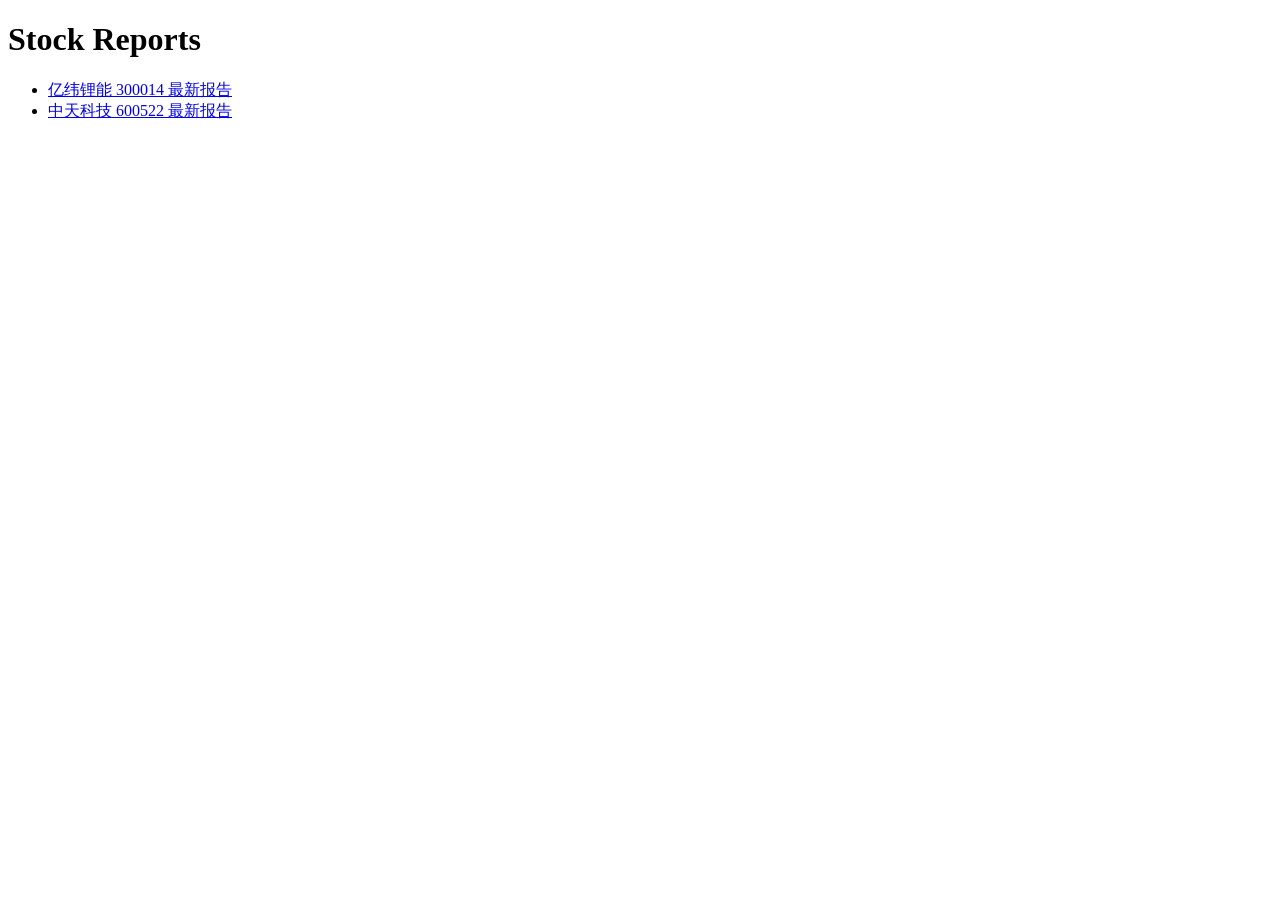
<file: index.html>
<!doctype html><html lang="zh-CN"><head><meta charset="utf-8"><meta name="viewport" content="width=device-width,initial-scale=1"><title>Stock Reports</title></head><body><h1>Stock Reports</h1><ul><li><a href="stock/300014/latest.html">亿纬锂能 300014 最新报告</a></li><li><a href="stock/600522/latest.html">中天科技 600522 最新报告</a></li></ul></body></html>
</file>
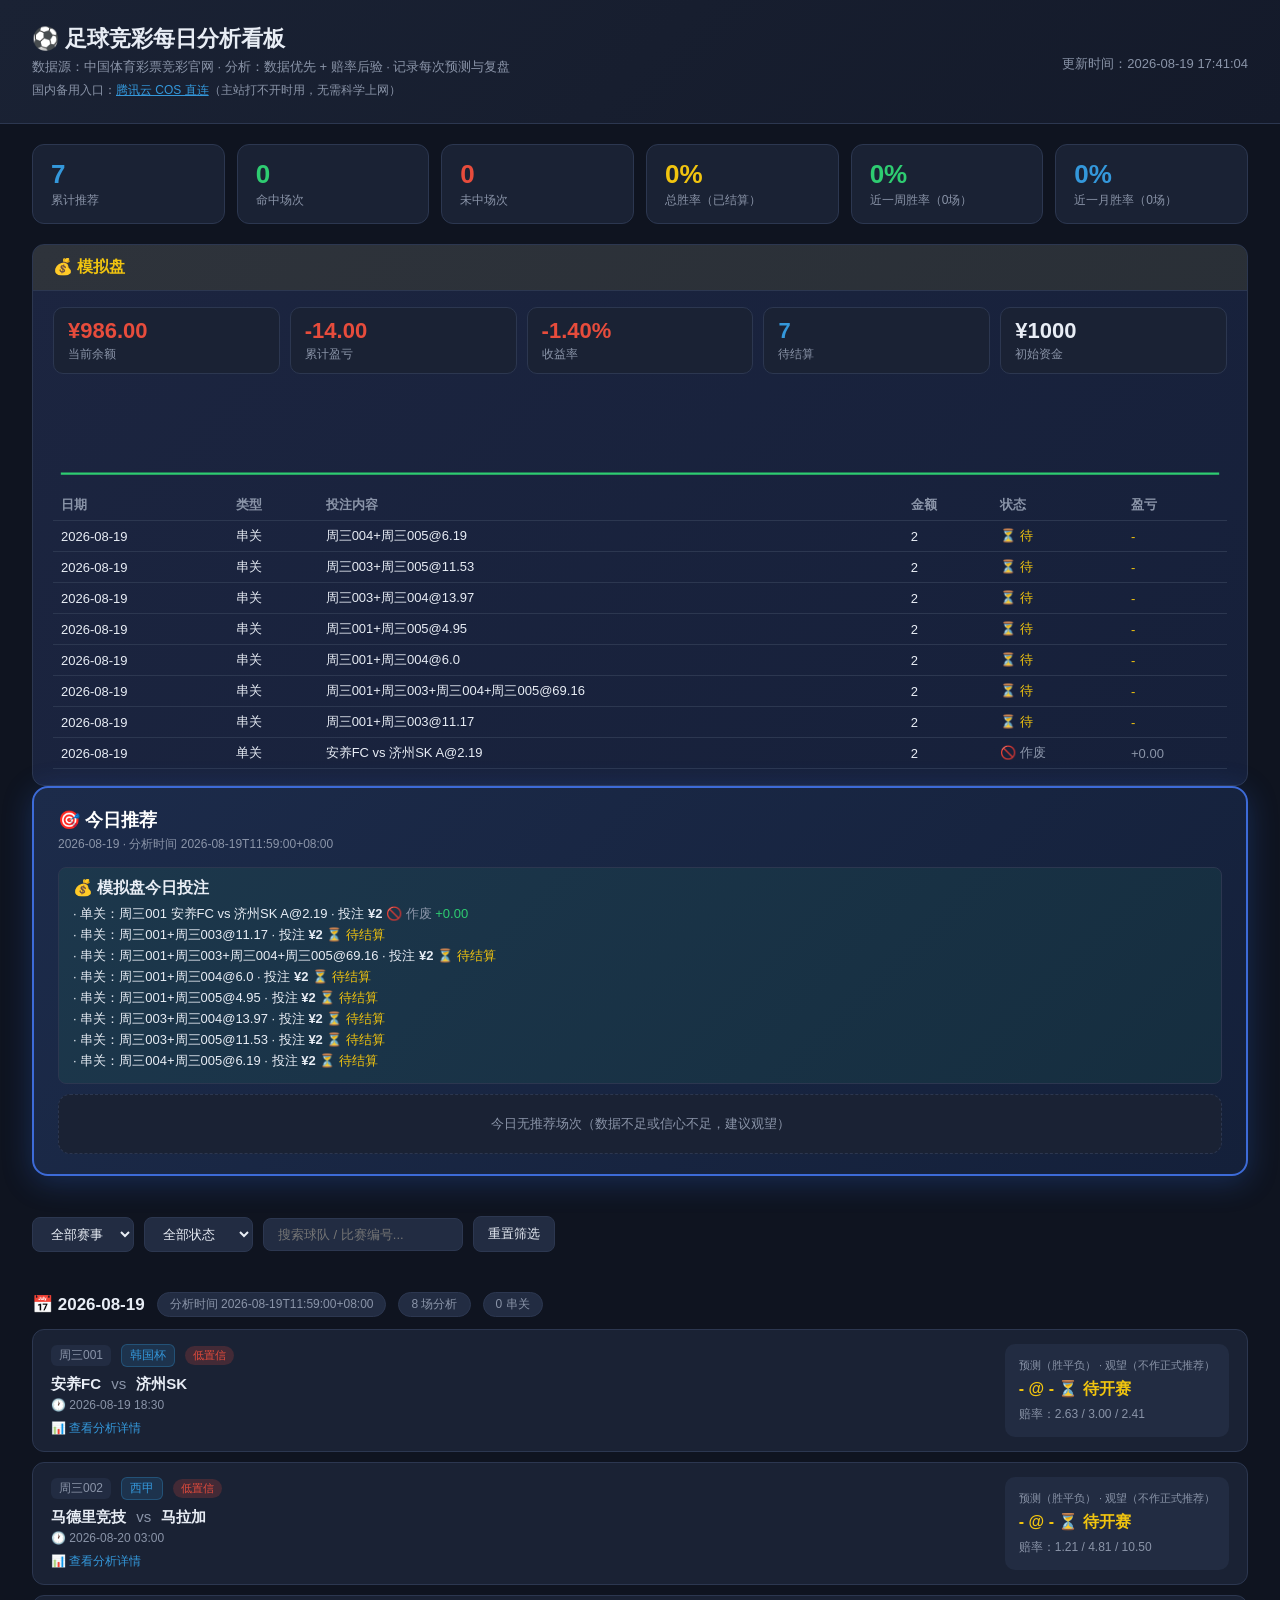
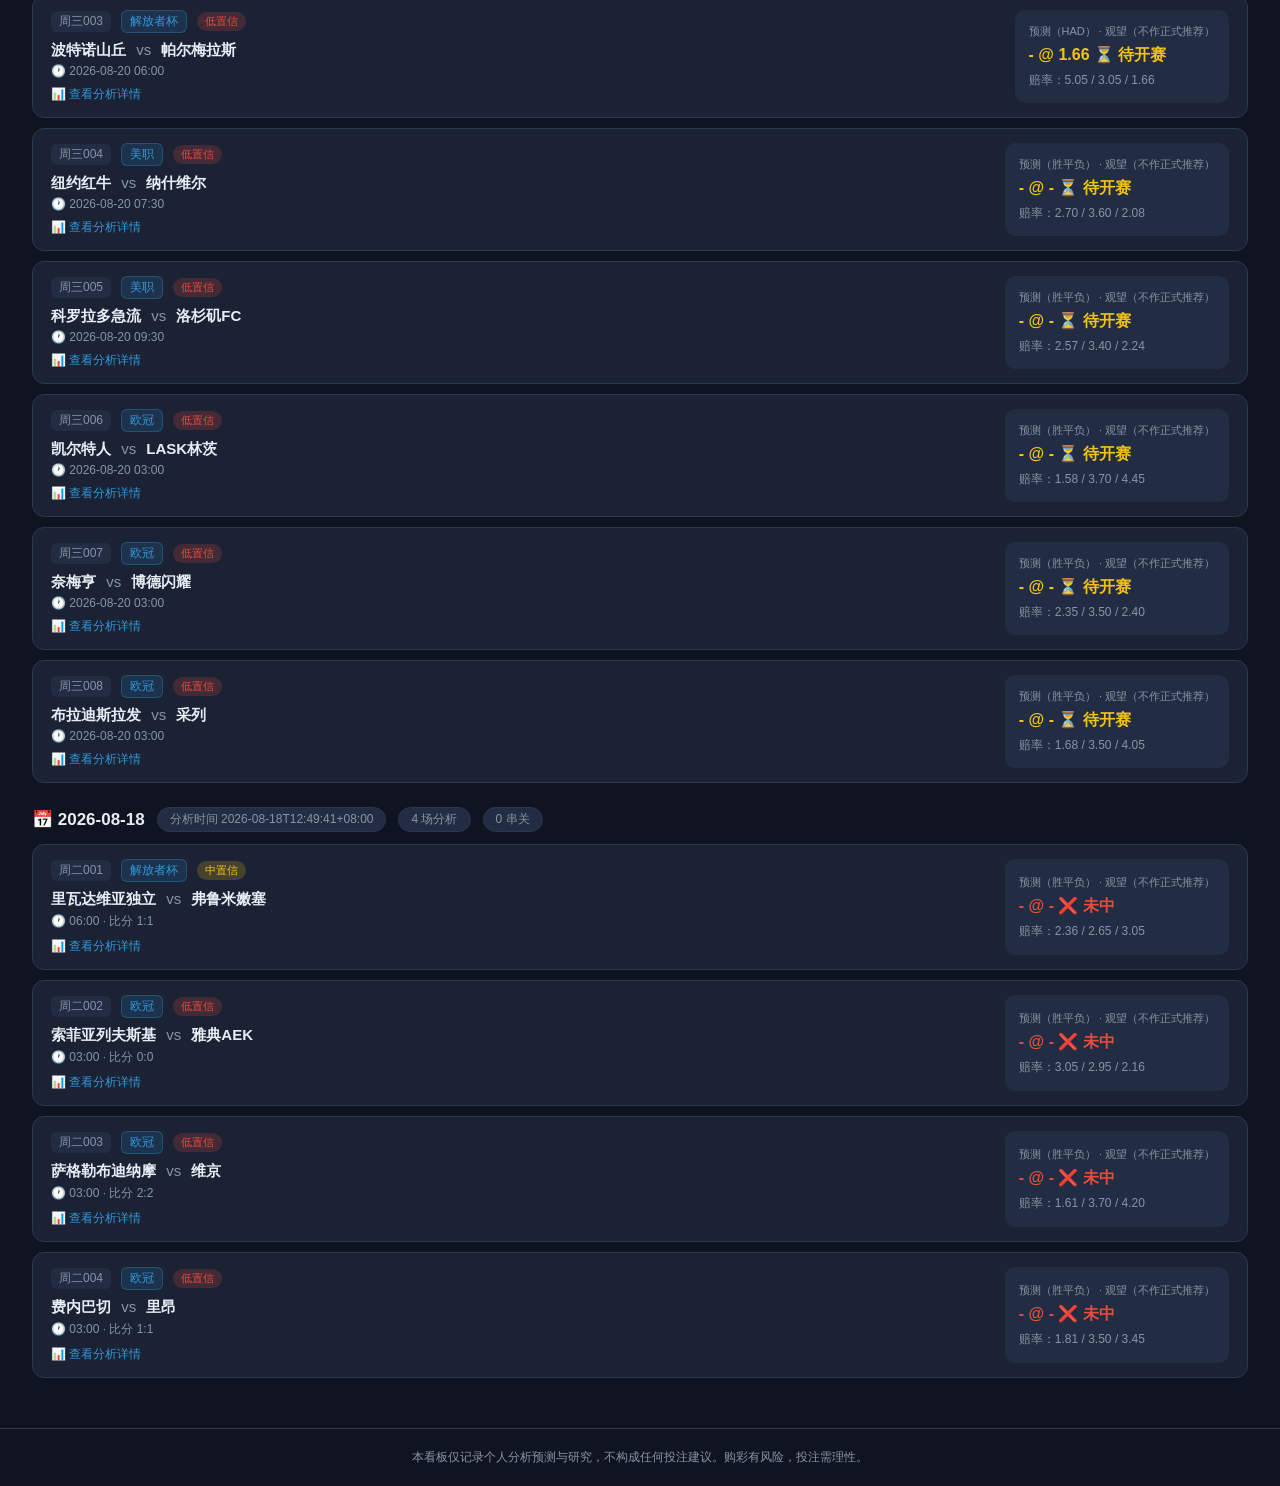
<file: football-predictions/index.html>
<!DOCTYPE html>
<html lang="zh-CN">
<head>
<meta charset="UTF-8">
<meta name="viewport" content="width=device-width, initial-scale=1.0">
<title>⚽ 足球竞彩每日分析看板</title>
<style>
:root {
  --bg: #0f1420;
  --card: #1a2234;
  --card2: #222c42;
  --text: #e8edf5;
  --muted: #8a94a8;
  --green: #2ecc71;
  --red: #e74c3c;
  --yellow: #f1c40f;
  --blue: #3498db;
  --border: #2c3750;
}
* { margin: 0; padding: 0; box-sizing: border-box; }
body {
  font-family: -apple-system, "Segoe UI", "Microsoft YaHei", sans-serif;
  background: var(--bg);
  color: var(--text);
  min-height: 100vh;
}
.header {
  background: linear-gradient(135deg, #1a2234 0%, #141a2a 100%);
  padding: 24px 32px;
  border-bottom: 1px solid var(--border);
  display: flex;
  justify-content: space-between;
  align-items: center;
  flex-wrap: wrap;
  gap: 16px;
}
.header h1 { font-size: 22px; font-weight: 700; }
.header .sub { color: var(--muted); font-size: 13px; margin-top: 4px; }
.stats-row {
  display: grid;
  grid-template-columns: repeat(auto-fit, minmax(140px, 1fr));
  gap: 12px;
  padding: 20px 32px 0;
}
.stat-card {
  background: var(--card);
  border: 1px solid var(--border);
  border-radius: 12px;
  padding: 14px 18px;
}
.stat-card .num { font-size: 26px; font-weight: 700; }
.stat-card .label { color: var(--muted); font-size: 12px; margin-top: 2px; }
.stat-card.green .num { color: var(--green); }
.stat-card.red .num { color: var(--red); }
.stat-card.blue .num { color: var(--blue); }
.stat-card.yellow .num { color: var(--yellow); }
.controls {
  display: flex;
  gap: 10px;
  padding: 16px 32px;
  align-items: center;
  flex-wrap: wrap;
}
.controls select, .controls button {
  background: var(--card2);
  color: var(--text);
  border: 1px solid var(--border);
  border-radius: 8px;
  padding: 8px 14px;
  font-size: 13px;
  cursor: pointer;
}
.controls select:hover, .controls button:hover { border-color: var(--blue); }
.controls .search-input {
  background: var(--card2);
  color: var(--text);
  border: 1px solid var(--border);
  border-radius: 8px;
  padding: 8px 14px;
  font-size: 13px;
  min-width: 200px;
}
.main { padding: 0 32px 40px; }
.day-section { margin-top: 24px; }
.day-header {
  display: flex;
  align-items: center;
  gap: 12px;
  margin-bottom: 12px;
}
.day-header h2 { font-size: 17px; }
.day-header .badge {
  background: var(--card2);
  border: 1px solid var(--border);
  border-radius: 20px;
  padding: 3px 12px;
  font-size: 12px;
  color: var(--muted);
}
.review-box {
  background: var(--card);
  border: 1px solid var(--border);
  border-radius: 12px;
  padding: 16px 20px;
  margin-bottom: 20px;
}
.review-box h3 { font-size: 15px; margin-bottom: 10px; display: flex; align-items: center; gap: 8px; }
.review-box .review-text { color: var(--text); font-size: 13px; line-height: 1.8; }
.review-box .review-text strong { color: var(--yellow); }
.match-card {
  background: var(--card);
  border: 1px solid var(--border);
  border-radius: 12px;
  padding: 14px 18px;
  margin-bottom: 10px;
  display: grid;
  grid-template-columns: 1fr auto;
  gap: 12px;
}
.match-card:hover { border-color: var(--blue); }
.match-top { display: flex; align-items: center; gap: 10px; flex-wrap: wrap; }
.league-tag {
  background: rgba(52, 152, 219, 0.15);
  color: var(--blue);
  border: 1px solid rgba(52, 152, 219, 0.3);
  border-radius: 6px;
  padding: 2px 8px;
  font-size: 12px;
  white-space: nowrap;
}
.match-num {
  color: var(--muted);
  font-size: 12px;
  background: var(--card2);
  border-radius: 6px;
  padding: 2px 8px;
}
.match-teams { font-size: 15px; font-weight: 600; margin-top: 8px; }
.match-teams .vs { color: var(--muted); font-weight: 400; margin: 0 6px; }
.match-time { color: var(--muted); font-size: 12px; margin-top: 4px; }
.pick-box {
  background: var(--card2);
  border-radius: 10px;
  padding: 10px 14px;
  min-width: 200px;
  display: flex;
  flex-direction: column;
  gap: 6px;
  justify-content: center;
}
.pick-label { font-size: 11px; color: var(--muted); }
.pick-value { font-size: 16px; font-weight: 700; }
.pick-value.hit { color: var(--green); }
.pick-value.miss { color: var(--red); }
.pick-value.pending { color: var(--yellow); }
.pick-odds { font-size: 12px; color: var(--muted); }
.confidence { font-size: 11px; padding: 2px 8px; border-radius: 10px; }
.confidence.high { background: rgba(46, 204, 113, 0.2); color: var(--green); }
.confidence.medium { background: rgba(241, 196, 15, 0.2); color: var(--yellow); }
.confidence.low { background: rgba(231, 76, 60, 0.2); color: var(--red); }
.analysis-toggle {
  background: none;
  border: none;
  color: var(--blue);
  font-size: 12px;
  cursor: pointer;
  margin-top: 8px;
  padding: 0;
}
.analysis-detail {
  display: none;
  margin-top: 10px;
  border-top: 1px solid var(--border);
  padding-top: 10px;
  font-size: 13px;
  line-height: 1.8;
  color: var(--text);
}
.analysis-detail.open { display: block; }
.analysis-detail .section-title { color: var(--yellow); font-weight: 600; margin-top: 8px; }
.parlay-card {
  background: linear-gradient(135deg, rgba(52, 152, 219, 0.12), rgba(46, 204, 113, 0.08));
  border: 1.5px solid var(--blue);
  border-radius: 12px;
  padding: 14px 18px;
  margin-bottom: 12px;
}
.parlay-header { display: flex; justify-content: space-between; align-items: center; flex-wrap: wrap; gap: 8px; }
.parlay-name { font-size: 15px; font-weight: 700; }
.parlay-odds { color: var(--green); font-weight: 700; font-size: 14px; }
.parlay-legs { margin-top: 10px; display: flex; gap: 8px; flex-wrap: wrap; }
.parlay-leg {
  background: var(--card2);
  border: 1px solid var(--border);
  border-radius: 8px;
  padding: 6px 10px;
  font-size: 12px;
}
.parlay-leg .leg-result { margin-left: 4px; }
.parlay-result { margin-top: 10px; font-size: 13px; padding: 8px 12px; border-radius: 8px; }
.parlay-result.win { background: rgba(46, 204, 113, 0.15); color: var(--green); }
.parlay-result.lose { background: rgba(231, 76, 60, 0.15); color: var(--red); }
.parlay-reason { margin-top: 8px; font-size: 12px; color: var(--muted); line-height: 1.6; }
/* ===== 今日推荐区块 ===== */
.reco-section {
  margin: 0 32px 24px;
}
.reco-box {
  background: linear-gradient(135deg, #1c2b4a 0%, #14203a 100%);
  border: 2px solid #3d6bd8;
  border-radius: 16px;
  padding: 20px 24px;
  box-shadow: 0 6px 30px rgba(52, 120, 246, 0.25);
}
.reco-title {
  font-size: 18px;
  font-weight: 800;
  color: #fff;
  display: flex;
  align-items: center;
  gap: 8px;
  margin-bottom: 4px;
}
.reco-date { color: var(--muted); font-size: 12px; margin-bottom: 14px; }
.reco-parlay {
  background: rgba(0, 0, 0, 0.3);
  border: 1px solid rgba(61, 107, 216, 0.5);
  border-radius: 12px;
  padding: 14px 16px;
  margin-top: 10px;
}
.reco-parlay-head {
  display: flex;
  justify-content: space-between;
  align-items: center;
  flex-wrap: wrap;
  gap: 8px;
}
.reco-parlay-name { font-size: 16px; font-weight: 700; color: #7fd4ff; }
.reco-parlay-odds { font-size: 16px; font-weight: 800; color: var(--green); }
.reco-legs { margin-top: 12px; display: flex; flex-direction: column; gap: 8px; }
.reco-leg {
  display: flex;
  justify-content: space-between;
  align-items: center;
  background: rgba(255, 255, 255, 0.05);
  border: 1px solid rgba(255, 255, 255, 0.1);
  border-radius: 10px;
  padding: 10px 14px;
  flex-wrap: wrap;
  gap: 8px;
}
.reco-leg-team { font-size: 14px; font-weight: 600; color: #e8edf5; }
.reco-leg-pick {
  font-size: 13px;
  background: rgba(61, 107, 216, 0.35);
  border-radius: 8px;
  padding: 4px 10px;
  color: #fff;
  font-weight: 700;
}
.reco-leg-odds { font-size: 13px; color: var(--green); font-weight: 700; }
.reco-single {
  background: rgba(0, 0, 0, 0.3);
  border: 1px solid rgba(61, 107, 216, 0.5);
  border-radius: 12px;
  padding: 16px 18px;
  margin-top: 10px;
  display: flex;
  justify-content: space-between;
  align-items: center;
  flex-wrap: wrap;
  gap: 10px;
}
.reco-single-team { font-size: 15px; font-weight: 700; color: #e8edf5; }
.reco-single-pick {
  font-size: 14px;
  background: rgba(61, 107, 216, 0.35);
  border-radius: 8px;
  padding: 6px 14px;
  color: #fff;
  font-weight: 700;
}
.reco-reason { margin-top: 12px; font-size: 12px; color: var(--muted); line-height: 1.7; }
.reco-empty {
  background: var(--card);
  border: 1px dashed var(--border);
  border-radius: 12px;
  padding: 20px;
  text-align: center;
  color: var(--muted);
  font-size: 13px;
}
.reco-tag {
  display: inline-block;
  background: linear-gradient(135deg, #f1c40f, #e67e22);
  color: #1a1a1a;
  font-size: 11px;
  font-weight: 800;
  border-radius: 6px;
  padding: 2px 8px;
  margin-right: 6px;
}
@media (max-width: 768px) {
  .reco-section { margin: 0 16px 20px; }
}
.empty { color: var(--muted); text-align: center; padding: 60px 0; font-size: 14px; }
.footer {
  text-align: center;
  color: var(--muted);
  font-size: 12px;
  padding: 20px;
  border-top: 1px solid var(--border);
}
.loading { text-align: center; padding: 60px; color: var(--muted); }
@media (max-width: 768px) {
  .header { padding: 16px; }
  .stats-row { padding: 12px 16px 0; }
  .controls { padding: 12px 16px; }
  .main { padding: 0 16px 30px; }
  .match-card { grid-template-columns: 1fr; }
  .pick-box { min-width: auto; }
}

/* 模拟盘 */
.paper-section {
  margin: 20px 32px 0;
  background: linear-gradient(135deg, #1c2540 0%, #16203a 100%);
  border: 1px solid var(--border);
  border-radius: 12px;
  overflow: hidden;
}
.paper-header {
  padding: 12px 20px;
  font-size: 16px;
  font-weight: 700;
  background: rgba(255, 215, 0, 0.08);
  border-bottom: 1px solid var(--border);
  color: var(--yellow);
}
.paper-body { padding: 16px 20px; }
.paper-cards {
  display: grid;
  grid-template-columns: repeat(auto-fit, minmax(120px, 1fr));
  gap: 10px;
  margin-bottom: 14px;
}
.paper-card {
  background: var(--card);
  border: 1px solid var(--border);
  border-radius: 10px;
  padding: 10px 14px;
}
.paper-card .num { font-size: 22px; font-weight: 700; }
.paper-card .label { color: var(--muted); font-size: 12px; margin-top: 2px; }
.paper-card.green .num { color: var(--green); }
.paper-card.red .num { color: var(--red); }
.paper-card.yellow .num { color: var(--yellow); }
.paper-card.blue .num { color: var(--blue); }
.paper-bets { margin-top: 8px; }
.paper-bets table { width: 100%; border-collapse: collapse; font-size: 13px; }
.paper-bets th, .paper-bets td {
  padding: 6px 8px;
  border-bottom: 1px solid var(--border);
  text-align: left;
}
.paper-bets th { color: var(--muted); font-weight: 600; }
.bet-won { color: var(--green); }
.bet-lost { color: var(--red); }
.bet-pending { color: var(--yellow); }
.bet-void { color: var(--muted); }
.paper-curve { margin-top: 10px; }
.paper-curve svg { width: 100%; height: 90px; }
</style>
</head>
<body>

<div class="header">
  <div>
    <h1>⚽ 足球竞彩每日分析看板</h1>
    <div class="sub">数据源：中国体育彩票竞彩官网 · 分析：数据优先 + 赔率后验 · 记录每次预测与复盘</div>
    <div class="sub" style="margin-top:6px;font-size:12px;">国内备用入口：<a href="https://football-predictions-1467413910.cos-website.ap-shanghai.myqcloud.com/" target="_blank" style="color:var(--blue);">腾讯云 COS 直连</a>（主站打不开时用，无需科学上网）</div>
  </div>
  <div class="sub" id="updatedAt"></div>
</div>

<div class="stats-row" id="statsRow">
  <div class="stat-card loading-stat"><div class="loading">加载中...</div></div>
</div>

<div class="paper-section" id="paperSection" style="display:none;">
  <div class="paper-header">💰 模拟盘</div>
  <div class="paper-body" id="paperBody"></div>
</div>

<div class="paper-section" id="yesterdaySection" style="display:none;">
  <div class="paper-header" id="yesterdayHeader">📅 昨日推荐复盘</div>
  <div class="paper-body" id="yesterdayBody"></div>
</div>

<div class="reco-section" id="recoSection"></div>

<div class="controls">
  <select id="leagueFilter">
    <option value="">全部赛事</option>
  </select>
  <select id="resultFilter">
    <option value="">全部状态</option>
    <option value="hit">✅ 命中</option>
    <option value="miss">❌ 未中</option>
    <option value="pending">⏳ 待开赛</option>
  </select>
  <input type="text" id="searchInput" class="search-input" placeholder="搜索球队 / 比赛编号...">
  <button id="resetBtn">重置筛选</button>
</div>

<div class="main" id="mainContent">
  <div class="loading">数据加载中...</div>
</div>

<div class="footer">
  本看板仅记录个人分析预测与研究，不构成任何投注建议。购彩有风险，投注需理性。
</div>

<script>
let DATA = null;
let currentLeague = '';
let currentResult = '';
let currentSearch = '';

async function loadData() {
  try {
    const resp = await fetch('data.json?_=' + Date.now());
    if (!resp.ok) throw new Error('HTTP ' + resp.status);
    DATA = await resp.json();
    render();
  } catch (e) {
    document.getElementById('mainContent').innerHTML =
      '<div class="empty">数据加载失败：' + e.message + '<br><br>请确认 data.json 已生成</div>';
  }
}

function renderStats() {
  const s = (DATA.stats || {});
  // 优先用后端算好的统计; 后端无数据时前端兜底
  const total = s.total || 0;
  const hit = s.hit || 0;
  const miss = s.miss || 0;
  const hitRate = (s.hit_rate != null ? s.hit_rate : 0) + '%';

  document.getElementById('statsRow').innerHTML = `
    <div class="stat-card blue"><div class="num">${total}</div><div class="label">累计推荐</div></div>
    <div class="stat-card green"><div class="num">${hit}</div><div class="label">命中场次</div></div>
    <div class="stat-card red"><div class="num">${miss}</div><div class="label">未中场次</div></div>
    <div class="stat-card yellow"><div class="num">${hitRate}</div><div class="label">总胜率（已结算）</div></div>
    <div class="stat-card green"><div class="num">${s.week_rate != null ? s.week_rate + '%' : '-'}</div><div class="label">近一周胜率（${s.week_total || 0}场）</div></div>
    <div class="stat-card blue"><div class="num">${s.month_rate != null ? s.month_rate + '%' : '-'}</div><div class="label">近一月胜率（${s.month_total || 0}场）</div></div>
  `;
}

function renderLeagueFilter() {
  const leagues = new Set();
  for (const rec of DATA.records || []) {
    for (const m of rec.matches || []) {
      if (m.league) leagues.add(m.league);
    }
  }
  const sel = document.getElementById('leagueFilter');
  sel.innerHTML = '<option value="">全部赛事</option>' +
    [...leagues].sort().map(l => `<option value="${l}">${l}</option>`).join('');
  sel.value = currentLeague;
}

function resultClass(m) {
  if (m.result === 'hit') return 'hit';
  if (m.result === 'miss') return 'miss';
  return 'pending';
}
function resultText(m) {
  if (m.result === 'hit') return '✅ 命中';
  if (m.result === 'miss') return '❌ 未中';
  return '⏳ 待开赛';
}
const STATUS_ZH = {
  high: '高', medium: '中', low: '低',
  ok: '证据通过', verified: '已验证', pass: '通过',
  insufficient_evidence: '证据不足',
  VERIFIED: '正式推荐', PARTIAL: '部分证据', OBSERVE: '观望（不作正式推荐）',
  full_HAD: '官方赔率完整', partial_HAD: '官方赔率部分完整', none_HAD: '官方赔率未完整验证'
};
function zhStatus(v) { return STATUS_ZH[v] || v || '-'; }
function confidenceClass(c) { return c || 'low'; }
function gateReasons(m) {
  const d = m.data_analysis || {};
  const sample = d.sample_size || {};
  const reasons = [];
  const home = Number(sample.home_recent_matches ?? sample.home_recent ?? 0) || 0;
  const away = Number(sample.away_recent_matches ?? sample.away_recent ?? 0) || 0;
  if (home < 5 || away < 5) reasons.push(`正式样本不足（主队 ${home} 场、客队 ${away} 场，双方均需至少 5 场）`);
  if (d.confidence === 'low') reasons.push('置信度为低');
  if (d.status === 'insufficient_evidence') reasons.push('证据不足');
  (d.missing_data || []).forEach(x => reasons.push(STATUS_ZH[x] || x));
  if (m.odds_integrity === 'none_HAD') reasons.push('官方胜平负赔率未完整验证');
  if (m.recommendation_level === 'OBSERVE' || m.final_pick === 'OBSERVE') reasons.push('观望（不作正式推荐）');
  return [...new Set(reasons)];
}

function matchCard(m) {
  const oddsStr = m.odds ? (m.odds.h + ' / ' + m.odds.d + ' / ' + m.odds.a) : '-';
  const dataReason = m.data_analysis && m.data_analysis.reasoning ? m.data_analysis.reasoning : '';
  const oddsConclusion = m.odds_analysis && m.odds_analysis.conclusion ? m.odds_analysis.conclusion : '';
  const reasons = gateReasons(m);
  const detail = (dataReason || oddsConclusion || reasons.length) ? `
    <button class="analysis-toggle" onclick="this.nextElementSibling.classList.toggle('open')">📊 查看分析详情</button>
    <div class="analysis-detail">
      ${dataReason ? '<div class="section-title">📈 数据面分析（赔率盲判）</div><div>' + dataReason + '</div>' : ''}
      ${oddsConclusion ? '<div class="section-title">💰 赔率面校验</div><div>' + oddsConclusion + '</div>' : ''}
      ${reasons.length ? '<div class="section-title">🚧 未推荐卡点</div><div>' + reasons.join('；') + '</div>' : ''}
      ${m.review ? '<div class="section-title">🔍 复盘</div><div>' + m.review + '</div>' : ''}
    </div>` : '';

  return `
  <div class="match-card">
    <div>
      <div class="match-top">
        <span class="match-num">${m.match_num || ''}</span>
        <span class="league-tag">${m.league || ''}</span>
        <span class="confidence ${(m.data_analysis && m.data_analysis.confidence) || ''}">${zhStatus(m.data_analysis && m.data_analysis.confidence)}置信</span>
      </div>
      <div class="match-teams">${m.home} <span class="vs">vs</span> ${m.away}</div>
      <div class="match-time">🕐 ${m.match_time || ''} ${m.score ? '· 比分 ' + m.score : ''}</div>
      ${detail}
    </div>
    <div class="pick-box">
      <span class="pick-label">预测（${m.pick_market || '胜平负'}） · ${zhStatus(m.recommendation_level || m.final_pick)}</span>
      <span class="pick-value ${resultClass(m)}">${m.pick || '-'} @ ${m.pick_odds || '-'} ${resultText(m)}</span>
      <span class="pick-odds">赔率：${oddsStr}</span>
    </div>
  </div>`;
}

function parlayCard(p) {
  let resultBadge = '';
  if (p.result === 'win') resultBadge = '<div class="parlay-result win">✅ 命中！</div>';
  else if (p.result === 'lose') resultBadge = '<div class="parlay-result lose">❌ 未中</div>';
  else resultBadge = '<div class="parlay-result" style="background:rgba(241,196,15,0.1);color:var(--yellow)">⏳ 待开赛</div>';

  const legs = (p.legs || []).map(l => `
    <span class="parlay-leg">
      ${l.match_num || ''} ${l.home || ''} vs ${l.away || ''}: <b>${l.pick}</b> @ ${l.odds}
      ${l.result ? `<span class="leg-result">${l.result === 'hit' ? '✅' : '❌'}</span>` : ''}
    </span>`).join('');

  return `
  <div class="parlay-card">
    <div class="parlay-header">
      <span class="parlay-name">🎯 ${p.name || '串关'}（${p.type || ''}）</span>
      <span class="parlay-odds">综合赔率 ${p.total_odds || '-'}</span>
    </div>
    <div class="parlay-legs">${legs}</div>
    ${resultBadge}
    ${p.reason ? '<div class="parlay-reason">💡 ' + p.reason + '</div>' : ''}
  </div>`;
}

/* ===== 模拟盘渲染 ===== */
function renderPaper() {
  const section = document.getElementById('paperSection');
  const body = document.getElementById('paperBody');
  const paper = DATA.paper;
  if (!paper) {
    section.style.display = 'none';
    return;
  }
  section.style.display = '';
  const profitCls = paper.total_profit >= 0 ? 'green' : 'red';
  const balanceCls = paper.balance >= paper.initial_balance ? 'green' : 'red';
  const profitStr = (paper.total_profit >= 0 ? '+' : '') + paper.total_profit.toFixed(2);
  const rateStr = (paper.total_profit >= 0 ? '+' : '') + paper.profit_rate.toFixed(2) + '%';

  // 净值曲线
  let curveSvg = '';
  const curve = paper.equity_curve || [];
  if (curve.length >= 2) {
    const W = 600, H = 80, pad = 4;
    const vals = curve.map(p => p.balance);
    const min = Math.min(...vals), max = Math.max(...vals);
    const range = (max - min) || 1;
    const pts = curve.map((p, i) => {
      const x = pad + (i / (curve.length - 1)) * (W - pad * 2);
      const y = H - pad - ((p.balance - min) / range) * (H - pad * 2);
      return x.toFixed(1) + ',' + y.toFixed(1);
    }).join(' ');
    const lastColor = vals[vals.length - 1] >= vals[0] ? '#2ecc71' : '#e74c3c';
    curveSvg = `<div class="paper-curve"><svg viewBox="0 0 ${W} ${H}" preserveAspectRatio="none">
      <polyline points="${pts}" fill="none" stroke="${lastColor}" stroke-width="2"/>
    </svg></div>`;
  }

  // 近期投注表
  let betsHtml = '';
  const bets = paper.recent_bets || [];
  if (bets.length) {
    const rows = bets.slice().reverse().map(b => {
      const cls = b.status === 'won' ? 'bet-won' : (b.status === 'lost' ? 'bet-lost' : (b.status === 'void' ? 'bet-void' : 'bet-pending'));
      const st = b.status === 'won' ? '✅ 中' : (b.status === 'lost' ? '❌ 错' : (b.status === 'void' ? '🚫 作废' : '⏳ 待'));
      const profit = b.profit != null ? ((b.profit >= 0 ? '+' : '') + b.profit.toFixed(2)) : '-';
      return `<tr>
        <td>${b.date || '-'}</td>
        <td>${b.type}</td>
        <td>${b.detail || '-'}</td>
        <td>${b.stake != null ? b.stake.toFixed(0) : '-'}</td>
        <td class="${cls}">${st}</td>
        <td class="${cls}">${profit}</td>
      </tr>`;
    }).join('');
    betsHtml = `<div class="paper-bets"><table>
      <tr><th>日期</th><th>类型</th><th>投注内容</th><th>金额</th><th>状态</th><th>盈亏</th></tr>
      ${rows}
    </table></div>`;
  }

  body.innerHTML = `
    <div class="paper-cards">
      <div class="paper-card ${balanceCls}"><div class="num">¥${paper.balance.toFixed(2)}</div><div class="label">当前余额</div></div>
      <div class="paper-card ${profitCls}"><div class="num">${profitStr}</div><div class="label">累计盈亏</div></div>
      <div class="paper-card ${profitCls}"><div class="num">${rateStr}</div><div class="label">收益率</div></div>
      <div class="paper-card blue"><div class="num">${paper.pending_count || 0}</div><div class="label">待结算</div></div>
      <div class="paper-card"><div class="num">¥${paper.initial_balance}</div><div class="label">初始资金</div></div>
    </div>
    ${curveSvg}
    ${betsHtml}
  `;
}

/* ===== 昨日推荐复盘渲染 ===== */
function pickLabel(pick) {
  if (pick === 'H') return '主胜';
  if (pick === 'D') return '平局';
  if (pick === 'A') return '客胜';
  if (pick === 'OBSERVE') return '观望';
  return pick || '-';
}

function renderYesterday() {
  const section = document.getElementById('yesterdaySection');
  const header = document.getElementById('yesterdayHeader');
  const body = document.getElementById('yesterdayBody');
  const y = DATA.stats && DATA.stats.yesterday;
  if (!y || !y.matches || !y.matches.length) {
    section.style.display = 'none';
    return;
  }
  section.style.display = '';
  const statusTxt = y.hit ? '✅ 全部命中' : '❌ 有未中';
  let headerExtra = '';
  if (y.bet_stake != null && y.bet_stake > 0) {
    const profitCls = (y.bet_profit || 0) >= 0 ? 'bet-won' : 'bet-lost';
    headerExtra = ` · 💰 投注 ¥${y.bet_stake.toFixed(0)}，盈亏 <span class="${profitCls}">${(y.bet_profit >= 0 ? '+' : '')}${y.bet_profit.toFixed(2)}</span>`;
  }
  header.innerHTML = `📅 昨日推荐复盘 · ${y.date} · <span style="color:${y.hit ? 'var(--green)' : 'var(--red)'}">${y.hits}/${y.total} 命中 ${y.hit_rate}% ${statusTxt}</span>${headerExtra}`;

  const rows = y.matches.map(m => {
    const pickTxt = pickLabel(m.pick) + (m.odds ? ' @ ' + m.odds : '');
    const confTxt = m.confidence ? ('（' + ({high:'高', medium:'中等', low:'低'}[m.confidence] || m.confidence) + '）') : '';
    const resultTxt = m.result === 'hit'
      ? '<span class="bet-won">✅ 命中</span>'
      : '<span class="bet-lost">❌ 未中</span>';
    const scoreTxt = m.score ? ('比分 ' + m.score) : '待赛果';
    let betTxt = '-';
    if (m.bet_stake != null) {
      const p = m.bet_profit;
      const pCls = (p != null && p >= 0) ? 'bet-won' : 'bet-lost';
      betTxt = `¥${m.bet_stake.toFixed(0)}${p != null ? ` <span class="${pCls}">${(p >= 0 ? '+' : '')}${p.toFixed(2)}</span>` : ''}`;
    }
    return `<tr>
      <td>${m.match_num || '-'}</td>
      <td>${m.league || '-'}</td>
      <td>${m.home || ''} vs ${m.away || ''}</td>
      <td>${pickTxt}${confTxt}</td>
      <td>${betTxt}</td>
      <td>${scoreTxt}</td>
      <td>${resultTxt}</td>
    </tr>`;
  }).join('');

  body.innerHTML = `<div class="paper-bets"><table>
    <tr><th>场次</th><th>赛事</th><th>对阵</th><th>推荐</th><th>投注/盈亏</th><th>实际赛果</th><th>结果</th></tr>
    ${rows}
  </table></div>`;
}

/* ===== 今日推荐渲染 ===== */
function renderRecommendation() {
  const box = document.getElementById('recoSection');
  if (!DATA || !DATA.records || DATA.records.length === 0) {
    box.innerHTML = '<div class="reco-box"><div class="reco-title">🎯 今日推荐</div><div class="reco-empty">暂无分析数据</div></div>';
    return;
  }
  // 取最新一天的记录
  const latest = DATA.records[DATA.records.length - 1];
  const dateStr = latest.date || '';
  const parlays = (latest.parlays || []).filter(p => (p.legs || []).length >= 2); // 只认 ≥2腿 的串关
  const singles = latest.singles || [];

  let html = '<div class="reco-box">';
  html += `<div class="reco-title">🎯 今日推荐</div>`;
  html += `<div class="reco-date">${dateStr} · 分析时间 ${latest.analysis_time || '-'}</div>`;

  // 今日模拟盘投注决策
  const todayBets = latest.bets || [];
  if (todayBets.length > 0) {
    html += `<div class="reco-bets" style="margin:10px 0;padding:10px 14px;background:rgba(46,204,113,0.08);border:1px solid var(--border);border-radius:8px;">`;
    html += `<div style="font-weight:700;margin-bottom:6px;">💰 模拟盘今日投注</div>`;
    todayBets.forEach(b => {
      let st = '';
      if (b.status === 'won') st = ' <span class="bet-won">✅ 已中</span>';
      else if (b.status === 'lost') st = ' <span class="bet-lost">❌ 未中</span>';
      else if (b.status === 'void') st = ' <span class="bet-void">🚫 作废</span>';
      else st = ' <span class="bet-pending">⏳ 待结算</span>';
      const profitTxt = (b.profit != null) ? ` <span class="${b.profit >= 0 ? 'bet-won' : 'bet-lost'}">${(b.profit >= 0 ? '+' : '')}${b.profit.toFixed(2)}</span>` : '';
      html += `<div style="font-size:13px;margin:3px 0;">· ${b.type}：${b.detail} · 投注 <b>¥${b.stake}</b>${st}${profitTxt}</div>`;
    });
    html += `</div>`;
  } else {
    html += `<div class="reco-bets" style="margin:10px 0;padding:10px 14px;background:rgba(241,196,15,0.06);border:1px solid var(--border);border-radius:8px;font-size:13px;color:var(--muted);">💰 模拟盘：今日未投注（观望）</div>`;
  }

  if (parlays.length > 0) {
    // 有串关推荐: 全部展示
    parlays.forEach(p => {
      html += `<div class="reco-parlay">`;
      html += `<div class="reco-parlay-head">
        <span class="reco-parlay-name">🎯 ${p.name || '串关'}（${p.type || '串关'}）</span>
        <span class="reco-parlay-odds">综合赔率 ${p.total_odds || '-'}</span>
      </div>`;
      html += `<div class="reco-legs">`;
      (p.legs || []).forEach(l => {
        const resultMark = l.result === 'hit' ? ' ✅' : (l.result === 'miss' ? ' ❌' : '');
        html += `<div class="reco-leg">
          <span class="reco-leg-team">${l.match_num || ''} ${l.home || ''} vs ${l.away || ''}</span>
          <span class="reco-leg-pick">${pickLabel(l.pick)}${resultMark}</span>
          <span class="reco-leg-odds">@ ${l.odds}</span>
        </div>`;
      });
      html += `</div>`;
      if (p.result === 'win') html += `<div class="parlay-result win">✅ 串关命中！</div>`;
      else if (p.result === 'lose') html += `<div class="parlay-result lose">❌ 串关未中</div>`;
      if (p.reason) html += `<div class="reco-reason">💡 ${p.reason}</div>`;
      html += `</div>`;
    });
  } else if (singles.length > 0) {
    // 无串关: 展示单场推荐(明确标注非串关)
    html += `<div class="reco-empty" style="text-align:left;margin-bottom:10px">今日不足 2 场高置信比赛，暂无串关组合；以下为单场参考：</div>`;
    singles.forEach(m => {
      const conf = m.confidence || '';
      const confZh = ({high:'高', medium:'中等', low:'低'}[conf] || conf);
      const resultMark = m.result === 'hit' ? ' ✅' : (m.result === 'miss' ? ' ❌' : '');
      const market = m.pick_market === 'HHAD' ? '让球' : '';
      html += `<div class="reco-single">
        <span class="reco-single-team">${m.match_num || ''} ${m.home} vs ${m.away} <span class="reco-tag">${confZh || ''}置信</span></span>
        <span class="reco-single-pick">${market || ''}${pickLabel(m.final_pick)}${resultMark}</span>
        <span class="reco-leg-odds">@ ${m.pick_odds || '-'}</span>
      </div>`;
    });
    html += `<div class="reco-reason">以上为单场参考，非串关。可自行决定是否组合。</div>`;
  } else {
    html += '<div class="reco-empty">今日无推荐场次（数据不足或信心不足，建议观望）</div>';
  }

  html += '</div>';
  box.innerHTML = html;
}

function render() {
  renderStats();
  renderPaper();
  renderYesterday();
  renderRecommendation();
  renderLeagueFilter();
  const records = (DATA.records || []).slice().reverse(); // 新的在前
  const main = document.getElementById('mainContent');

  const filteredRecords = records.map(rec => {
    const matches = (rec.matches || []).filter(m => {
      if (currentLeague && m.league !== currentLeague) return false;
      if (currentResult && m.result !== currentResult) return false;
      if (currentSearch) {
        const hay = ((m.home || '') + (m.away || '') + (m.match_num || '') + (m.league || '')).toLowerCase();
        if (!hay.includes(currentSearch.toLowerCase())) return false;
      }
      return true;
    });
    return {...rec, matches};
  }).filter(rec => rec.matches.length > 0 || !currentLeague && !currentResult && !currentSearch);

  if (filteredRecords.length === 0) {
    main.innerHTML = '<div class="empty">没有符合条件的记录</div>';
    return;
  }

  main.innerHTML = filteredRecords.map(rec => {
    const matchCards = rec.matches.map(matchCard).join('');
    const parlayCards = (rec.parlays || []).map(parlayCard).join('');
    const reviewHtml = rec.review && rec.review.summary ? `
      <div class="review-box">
        <h3>🔍 ${rec.review.title || '复盘'}</h3>
        <div class="review-text">${rec.review.summary}</div>
      </div>` : '';
    return `
    <div class="day-section">
      <div class="day-header">
        <h2>📅 ${rec.date}</h2>
        <span class="badge">分析时间 ${rec.analysis_time || ''}</span>
        <span class="badge">${rec.matches.length} 场分析</span>
        ${rec.parlays ? `<span class="badge">${rec.parlays.length} 串关</span>` : ''}
      </div>
      ${reviewHtml}
      ${parlayCards}
      ${matchCards}
    </div>`;
  }).join('');

  document.getElementById('updatedAt').textContent = DATA.updated_at ? '更新时间：' + DATA.updated_at : '';
}

document.getElementById('leagueFilter').addEventListener('change', e => {
  currentLeague = e.target.value;
  render();
});
document.getElementById('resultFilter').addEventListener('change', e => {
  currentResult = e.target.value;
  render();
});
document.getElementById('searchInput').addEventListener('input', e => {
  currentSearch = e.target.value.trim();
  render();
});
document.getElementById('resetBtn').addEventListener('click', () => {
  currentLeague = ''; currentResult = ''; currentSearch = '';
  document.getElementById('leagueFilter').value = '';
  document.getElementById('resultFilter').value = '';
  document.getElementById('searchInput').value = '';
  render();
});

loadData();
</script>
</body>
</html>
</file>
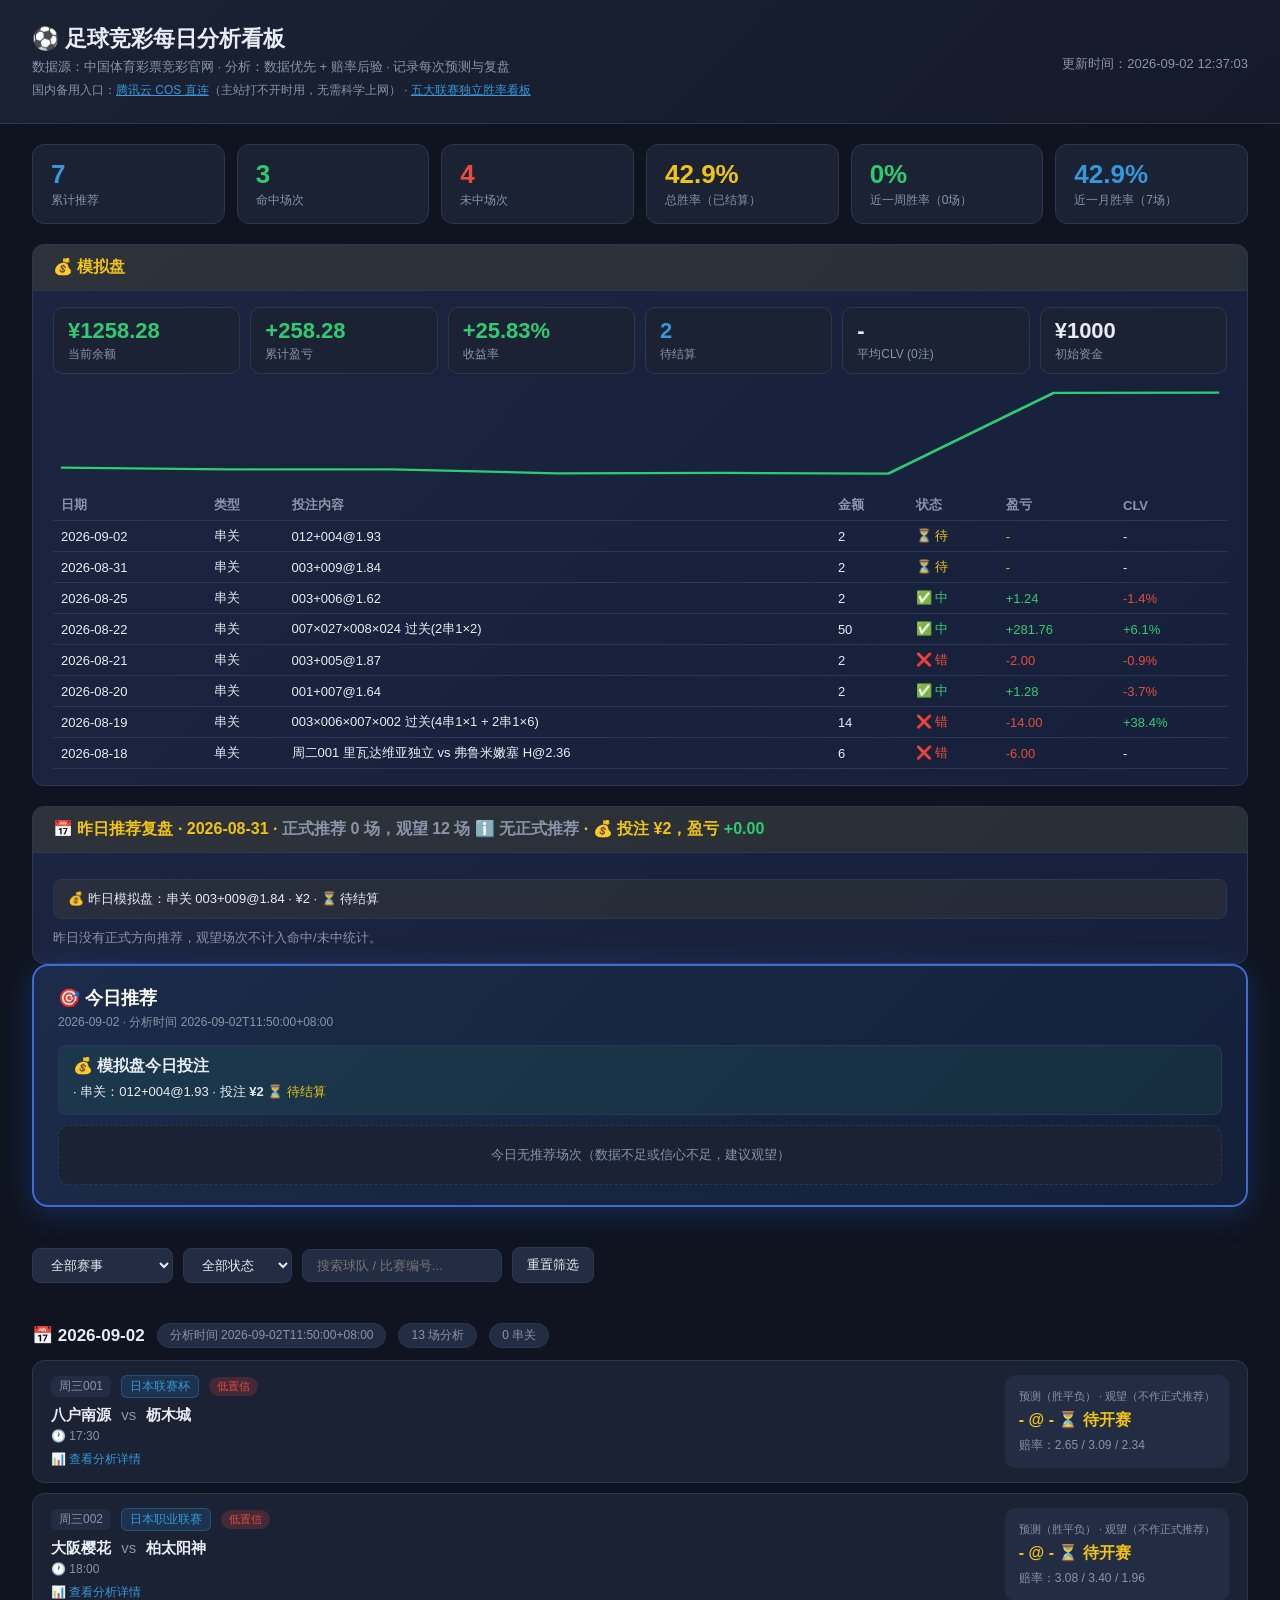
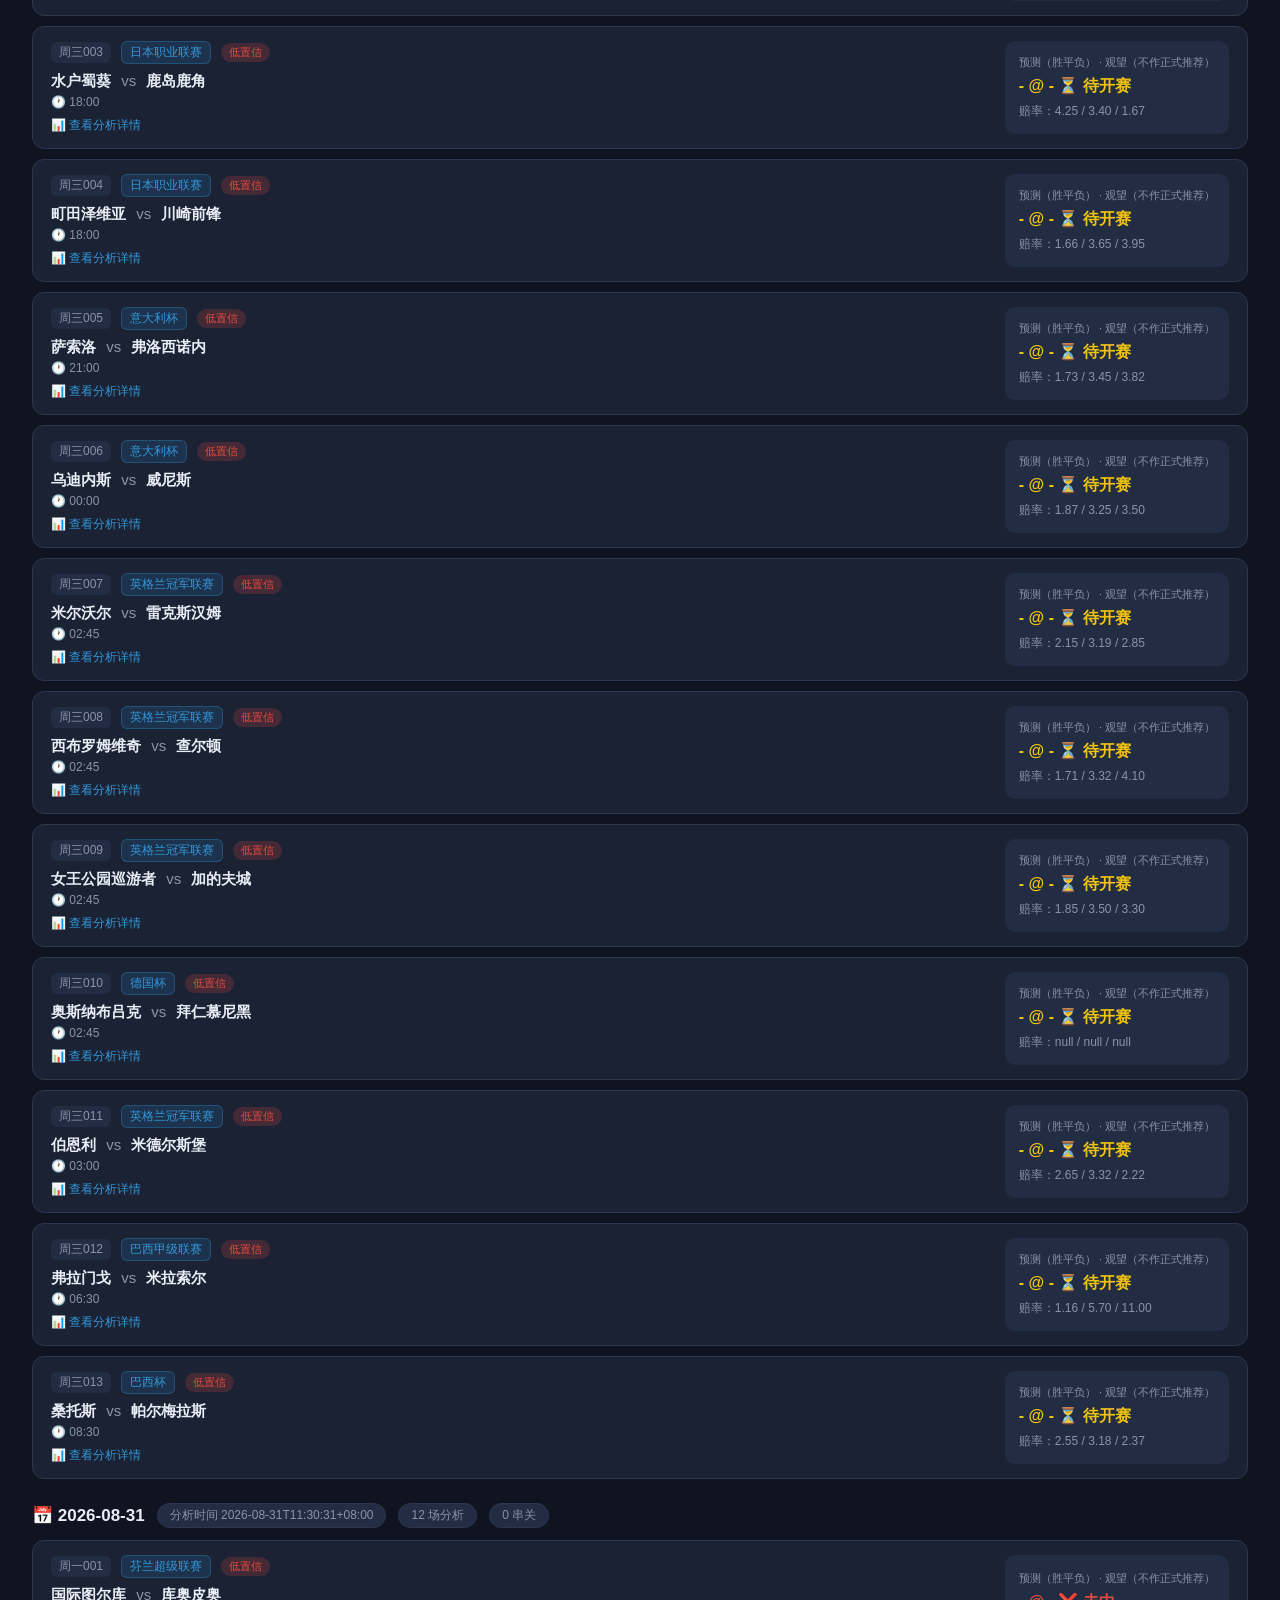
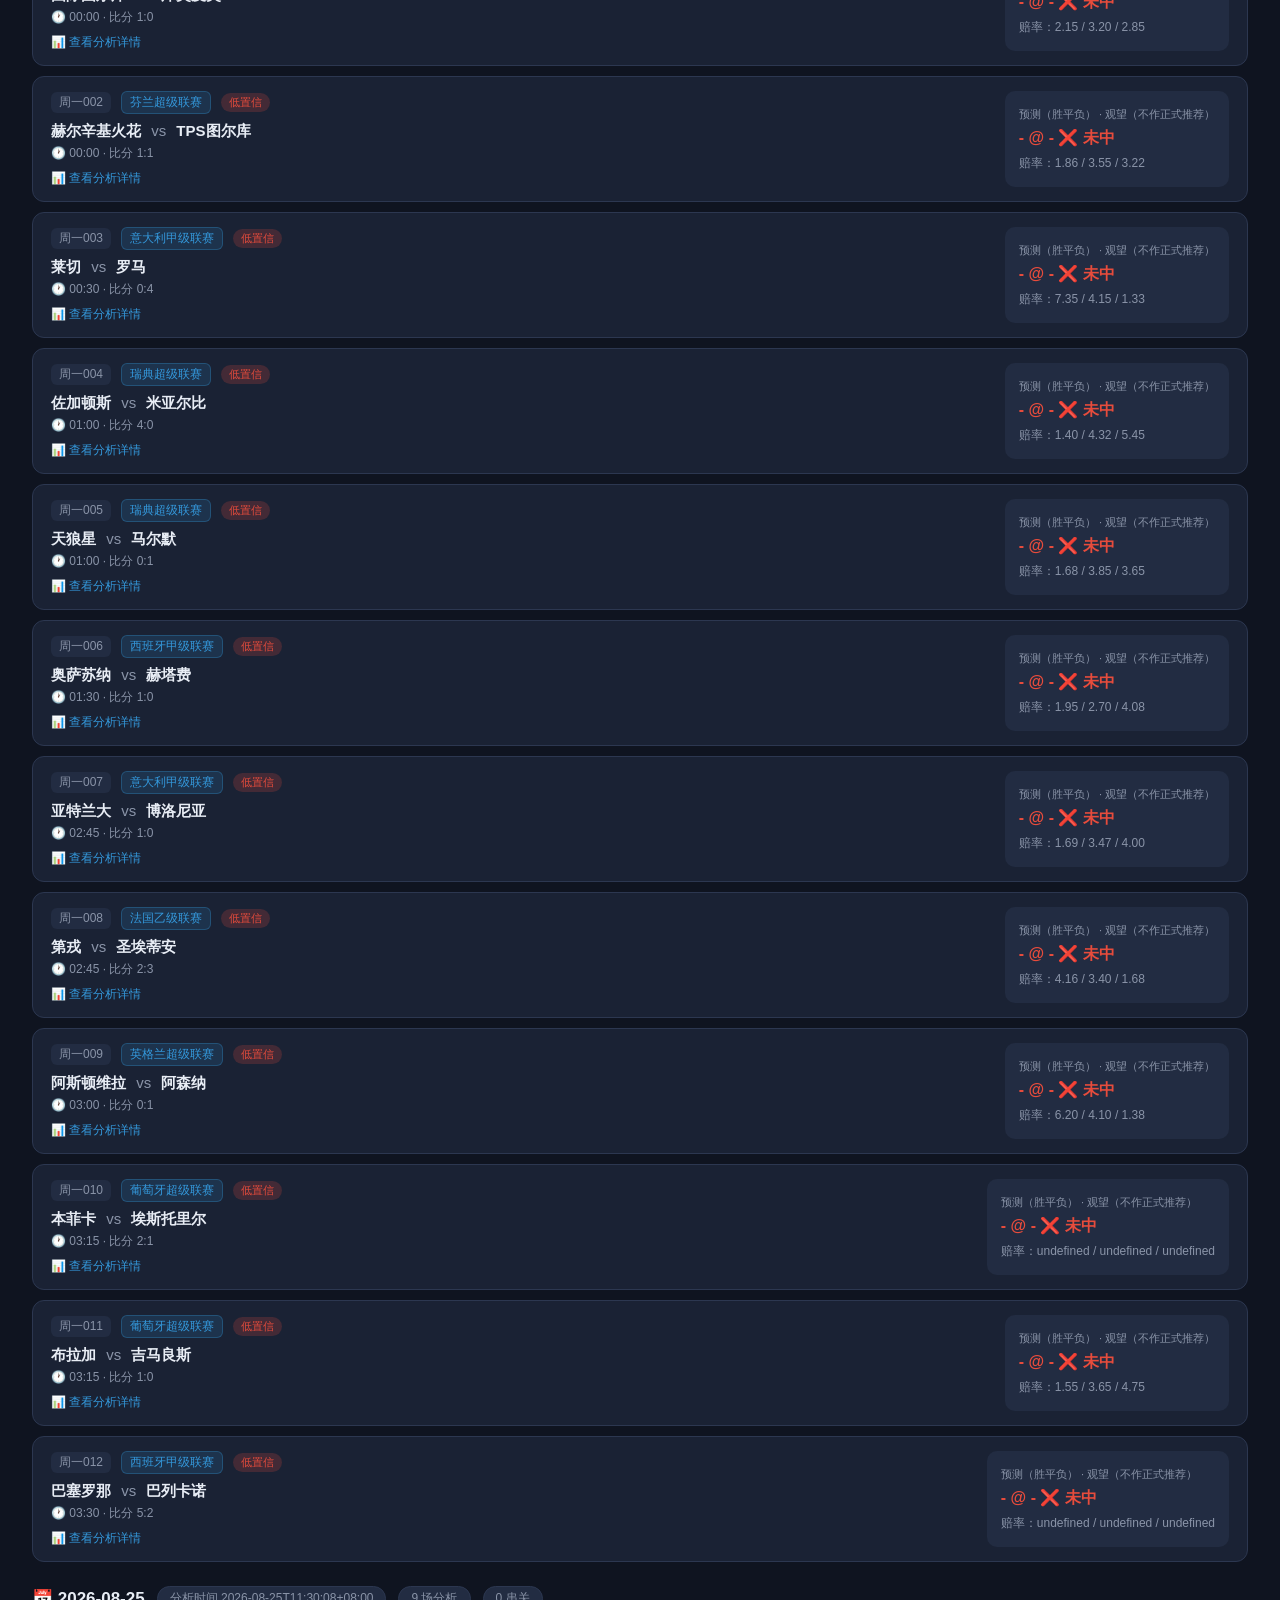
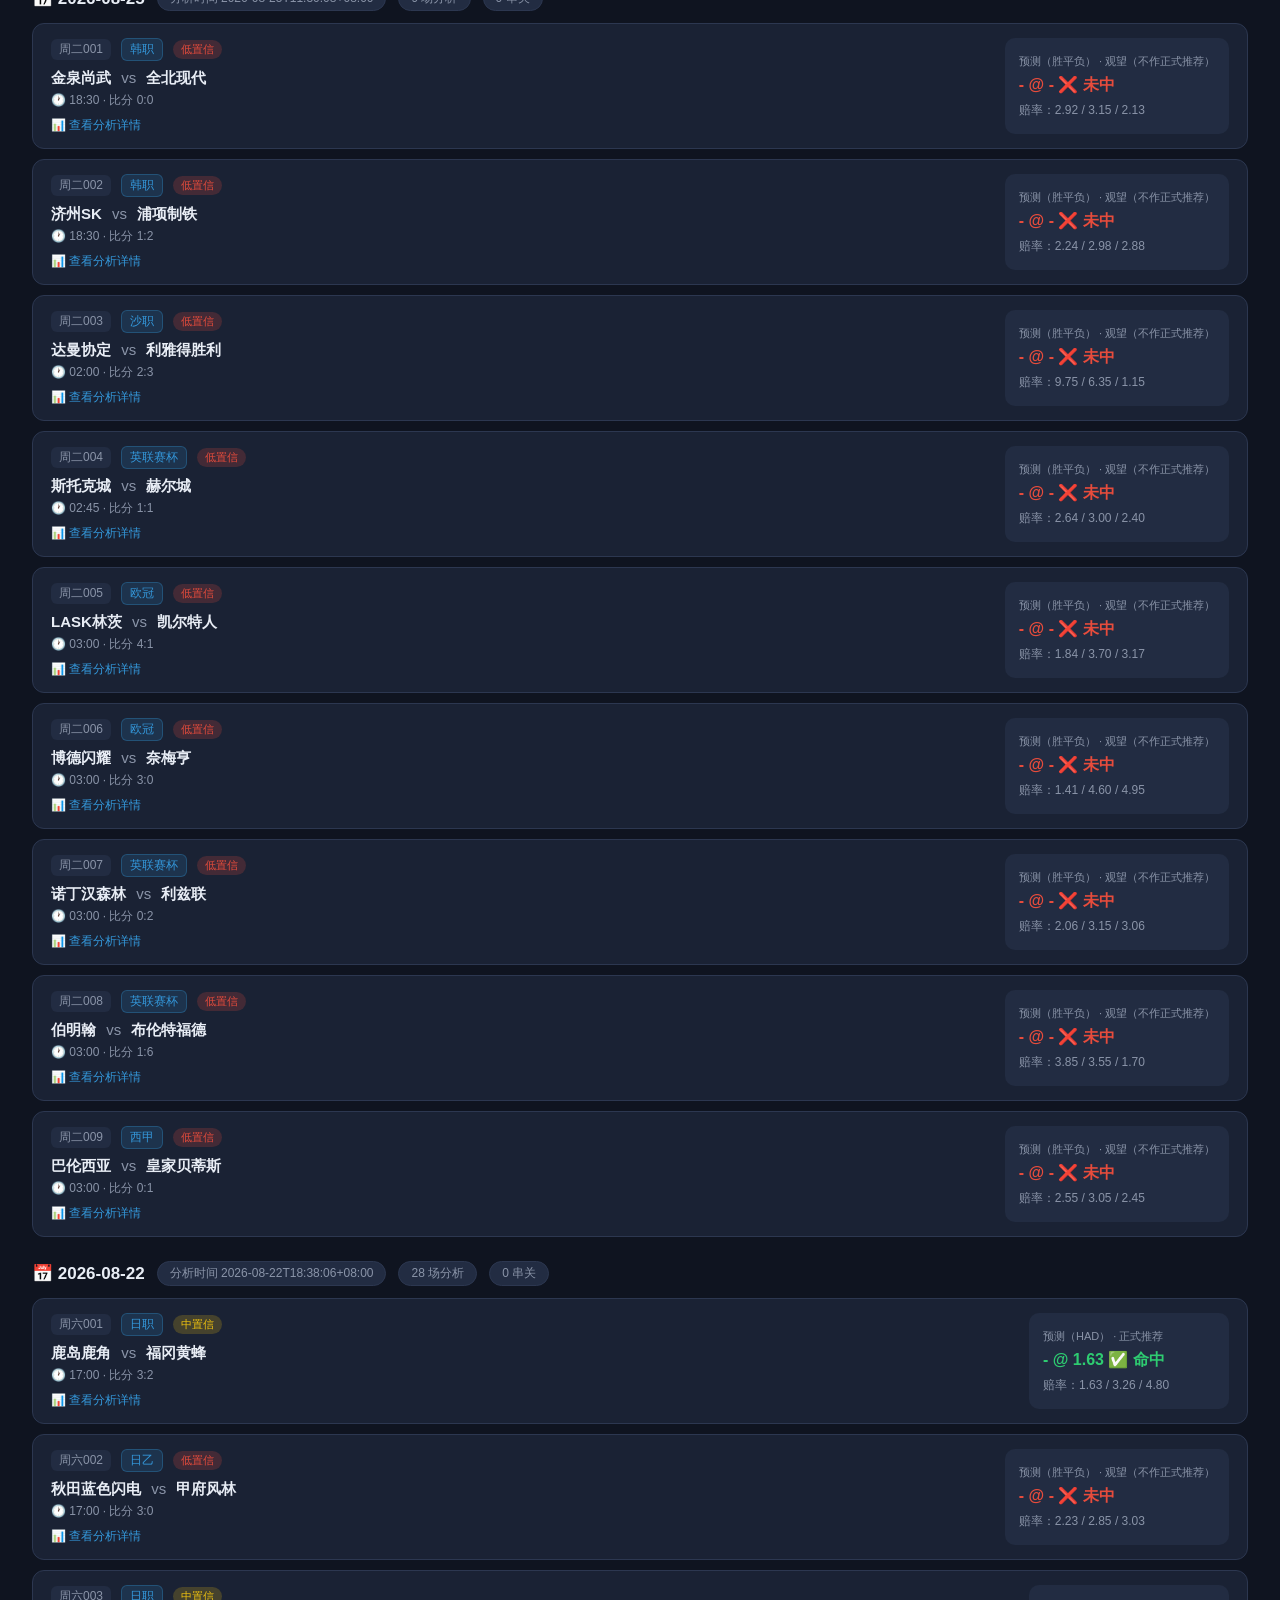
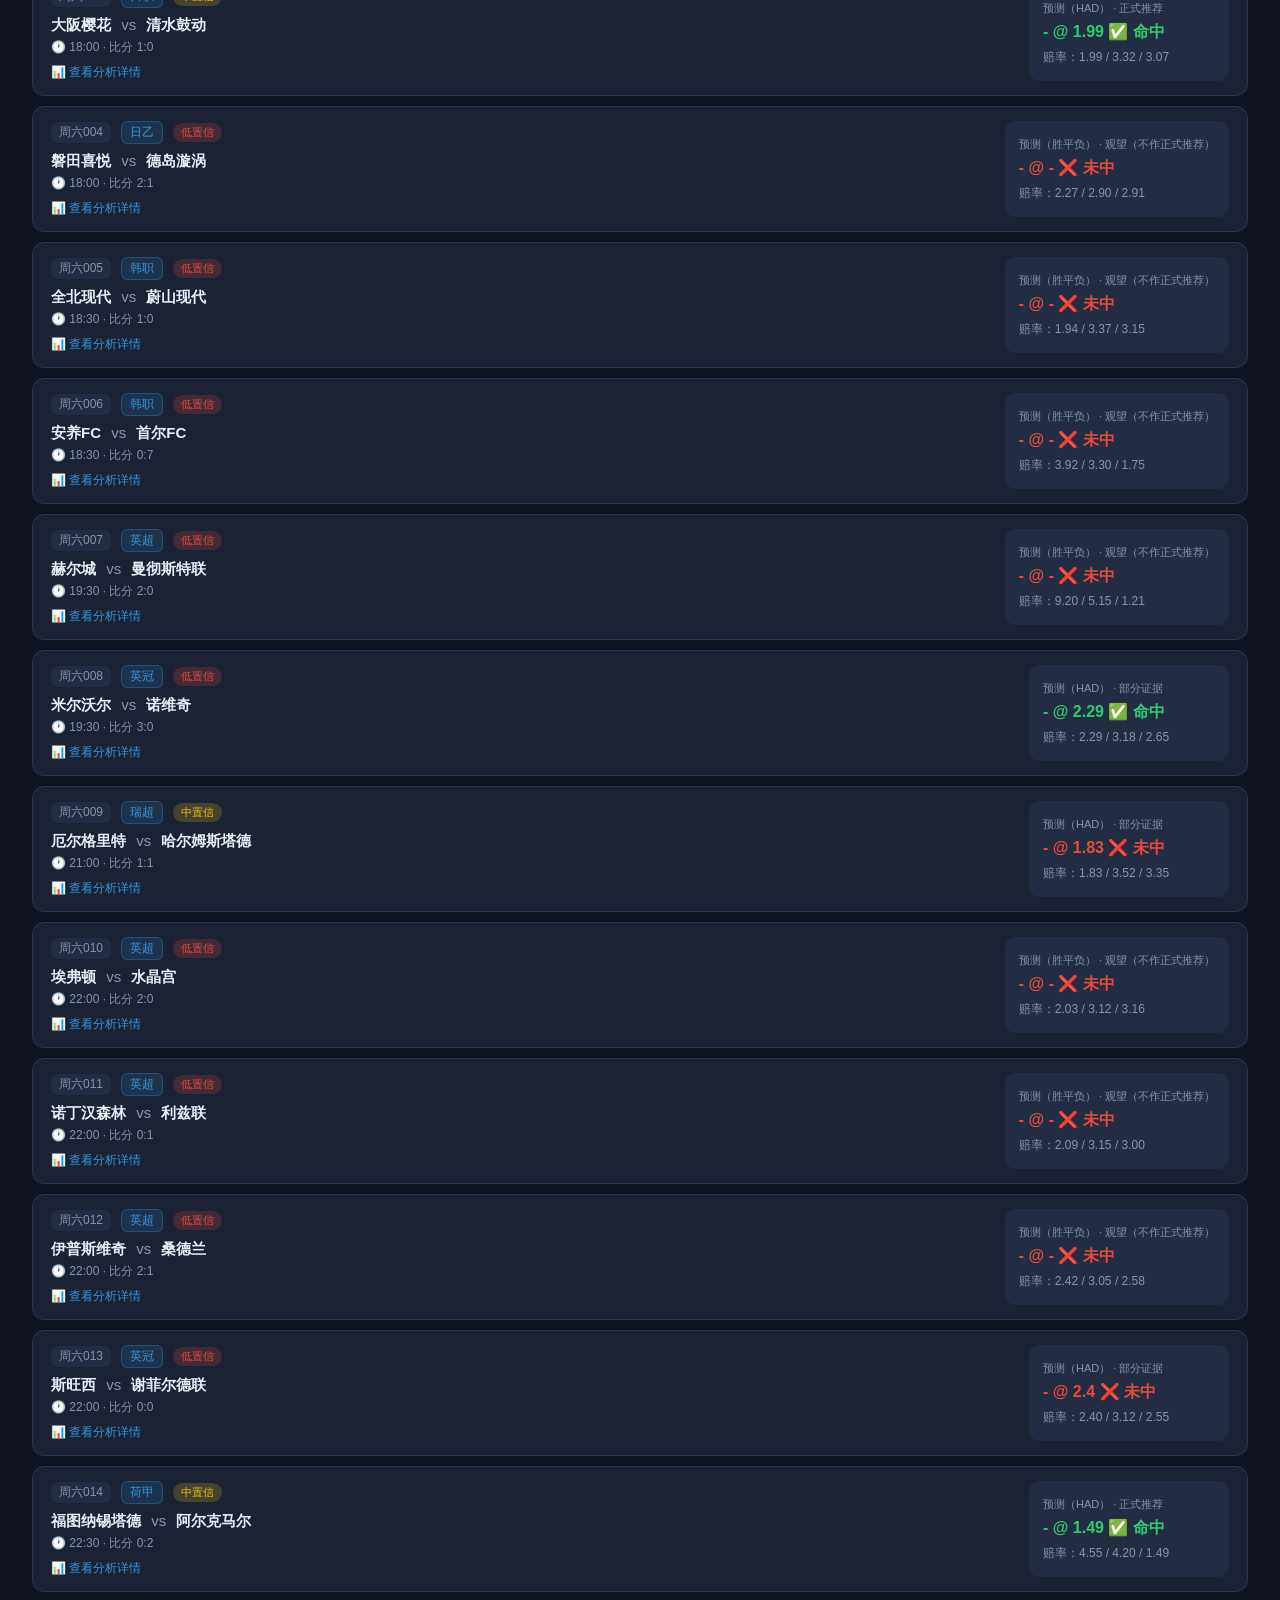
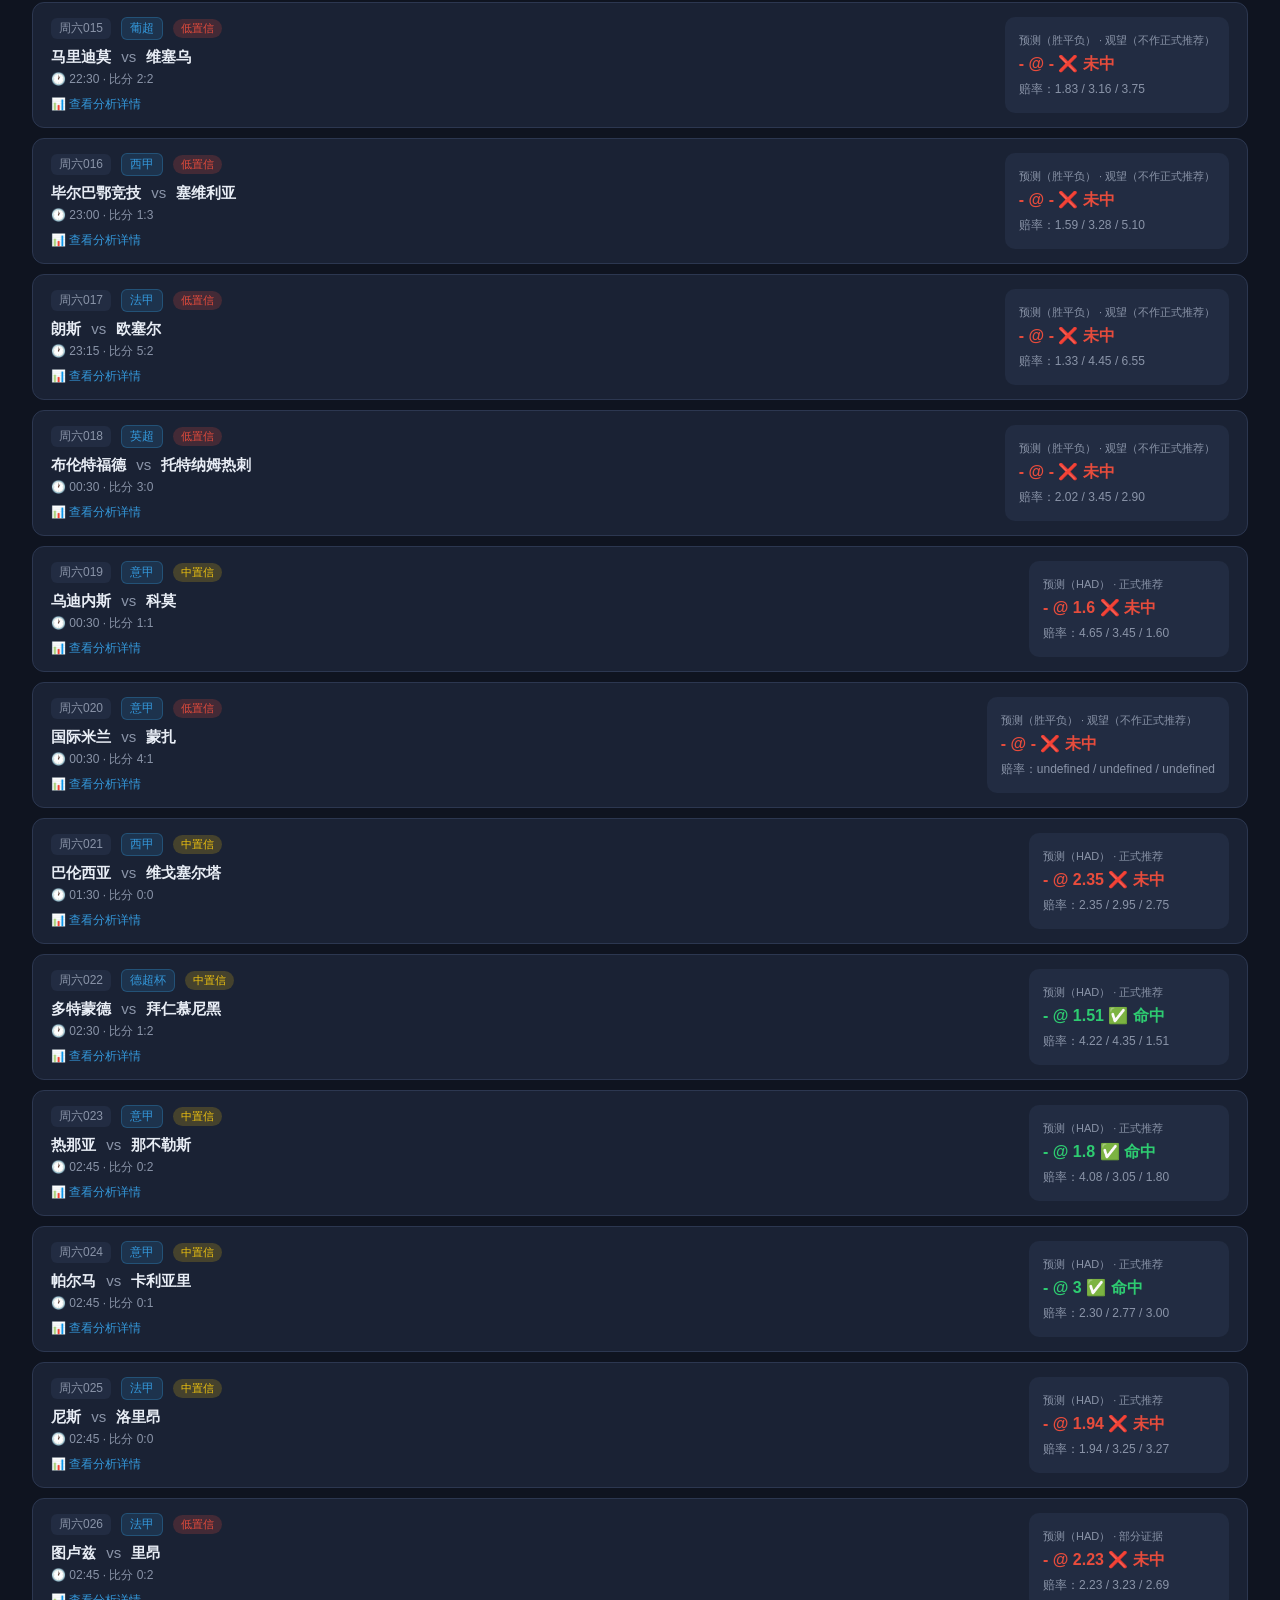
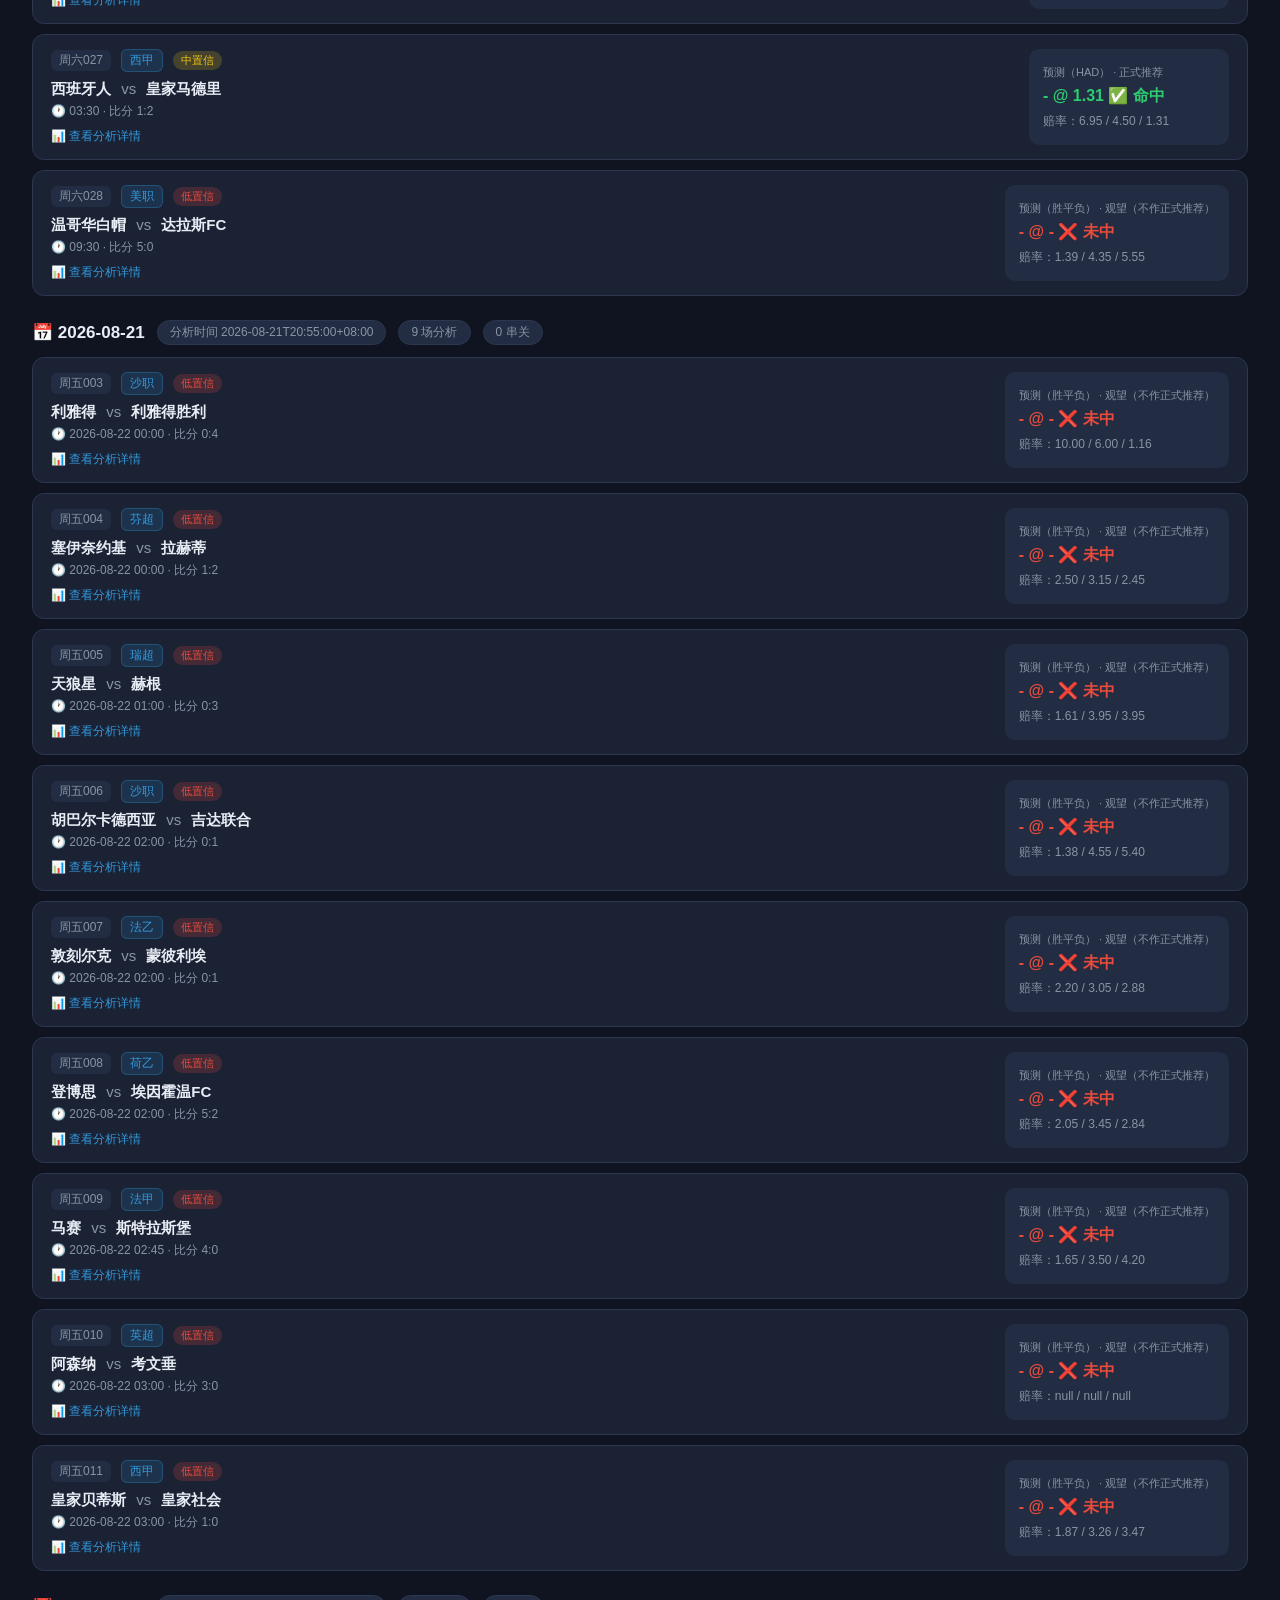
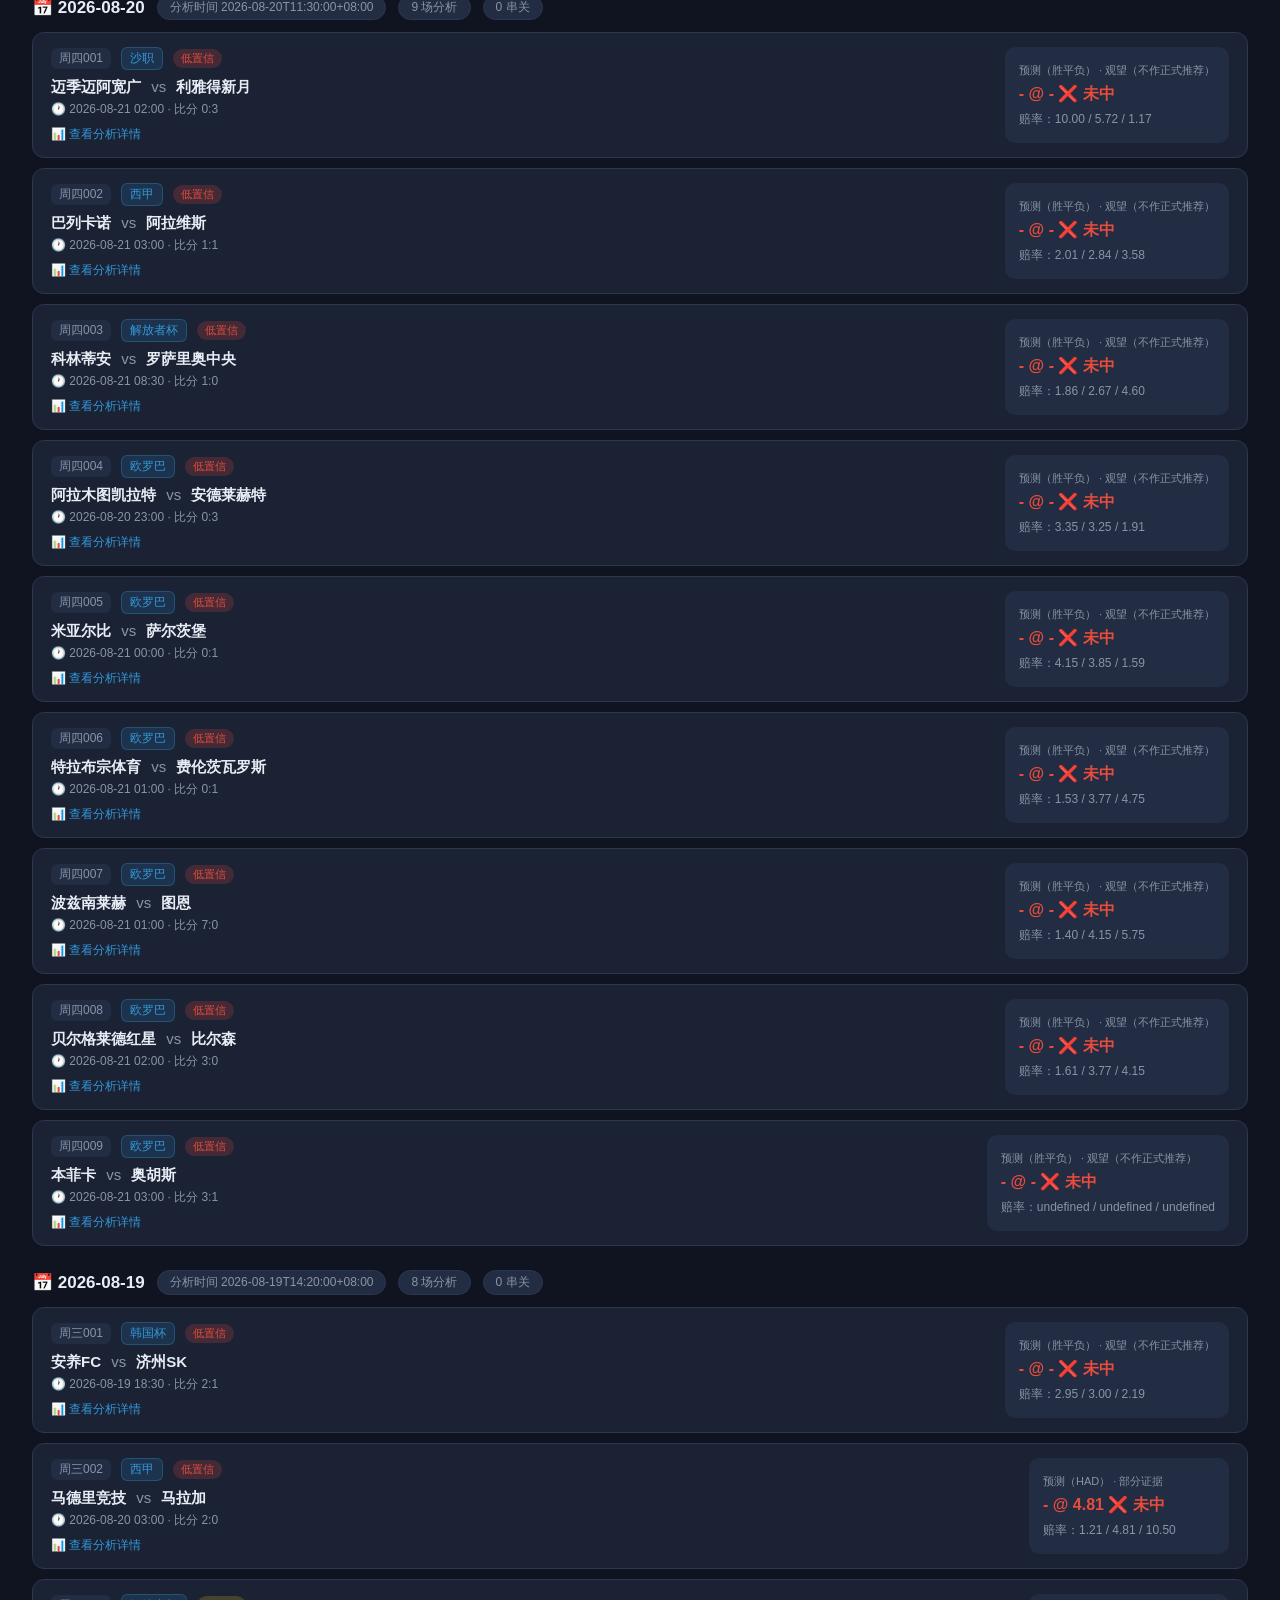
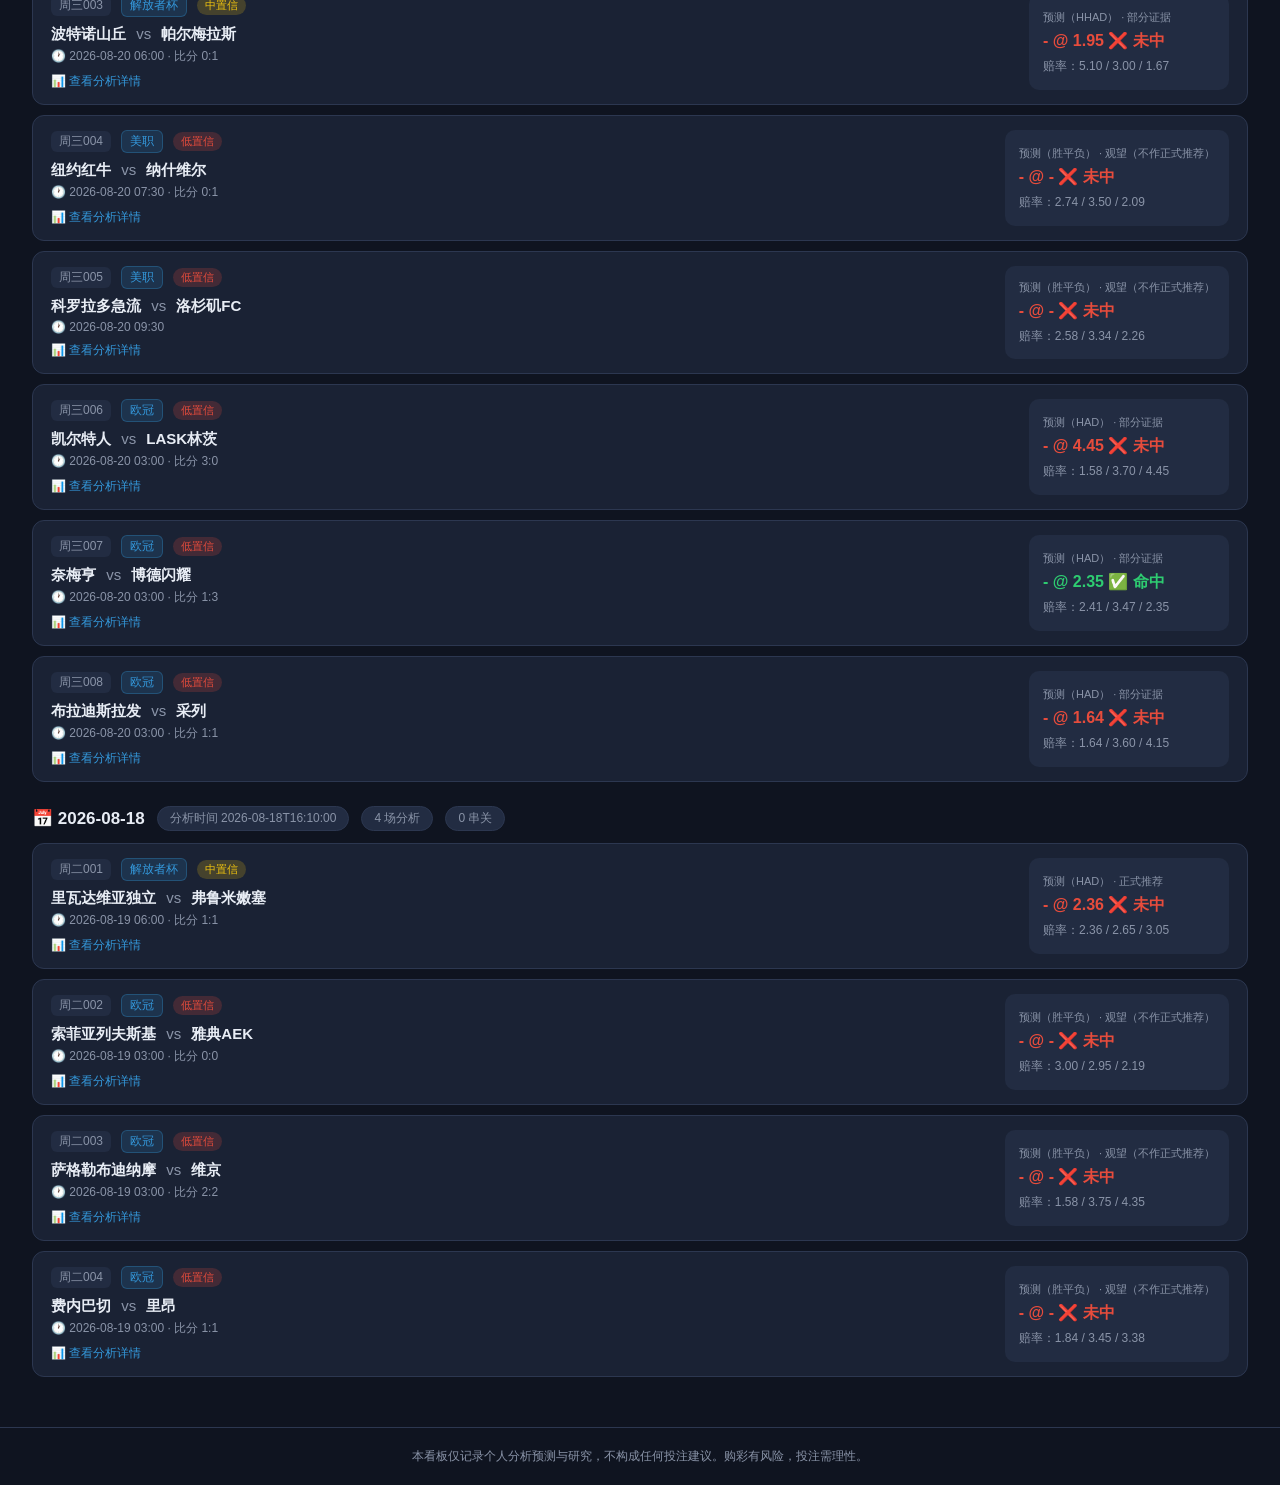
<file: football-wb/index.html>
<!DOCTYPE html>
<html lang="zh-CN">
<head>
<meta charset="UTF-8">
<meta name="viewport" content="width=device-width, initial-scale=1.0">
<title>⚽ 足球竞彩每日分析看板</title>
<style>
:root {
  --bg: #0f1420;
  --card: #1a2234;
  --card2: #222c42;
  --text: #e8edf5;
  --muted: #8a94a8;
  --green: #2ecc71;
  --red: #e74c3c;
  --yellow: #f1c40f;
  --blue: #3498db;
  --border: #2c3750;
}
* { margin: 0; padding: 0; box-sizing: border-box; }
body {
  font-family: -apple-system, "Segoe UI", "Microsoft YaHei", sans-serif;
  background: var(--bg);
  color: var(--text);
  min-height: 100vh;
}
.header {
  background: linear-gradient(135deg, #1a2234 0%, #141a2a 100%);
  padding: 24px 32px;
  border-bottom: 1px solid var(--border);
  display: flex;
  justify-content: space-between;
  align-items: center;
  flex-wrap: wrap;
  gap: 16px;
}
.header h1 { font-size: 22px; font-weight: 700; }
.header .sub { color: var(--muted); font-size: 13px; margin-top: 4px; }
.stats-row {
  display: grid;
  grid-template-columns: repeat(auto-fit, minmax(140px, 1fr));
  gap: 12px;
  padding: 20px 32px 0;
}
.stat-card {
  background: var(--card);
  border: 1px solid var(--border);
  border-radius: 12px;
  padding: 14px 18px;
}
.stat-card .num { font-size: 26px; font-weight: 700; }
.stat-card .label { color: var(--muted); font-size: 12px; margin-top: 2px; }
.stat-card.green .num { color: var(--green); }
.stat-card.red .num { color: var(--red); }
.stat-card.blue .num { color: var(--blue); }
.stat-card.yellow .num { color: var(--yellow); }
.controls {
  display: flex;
  gap: 10px;
  padding: 16px 32px;
  align-items: center;
  flex-wrap: wrap;
}
.controls select, .controls button {
  background: var(--card2);
  color: var(--text);
  border: 1px solid var(--border);
  border-radius: 8px;
  padding: 8px 14px;
  font-size: 13px;
  cursor: pointer;
}
.controls select:hover, .controls button:hover { border-color: var(--blue); }
.controls .search-input {
  background: var(--card2);
  color: var(--text);
  border: 1px solid var(--border);
  border-radius: 8px;
  padding: 8px 14px;
  font-size: 13px;
  min-width: 200px;
}
.main { padding: 0 32px 40px; }
.day-section { margin-top: 24px; }
.day-header {
  display: flex;
  align-items: center;
  gap: 12px;
  margin-bottom: 12px;
}
.day-header h2 { font-size: 17px; }
.day-header .badge {
  background: var(--card2);
  border: 1px solid var(--border);
  border-radius: 20px;
  padding: 3px 12px;
  font-size: 12px;
  color: var(--muted);
}
.review-box {
  background: var(--card);
  border: 1px solid var(--border);
  border-radius: 12px;
  padding: 16px 20px;
  margin-bottom: 20px;
}
.review-box h3 { font-size: 15px; margin-bottom: 10px; display: flex; align-items: center; gap: 8px; }
.review-box .review-text { color: var(--text); font-size: 13px; line-height: 1.8; }
.review-box .review-text strong { color: var(--yellow); }
.match-card {
  background: var(--card);
  border: 1px solid var(--border);
  border-radius: 12px;
  padding: 14px 18px;
  margin-bottom: 10px;
  display: grid;
  grid-template-columns: 1fr auto;
  gap: 12px;
}
.match-card:hover { border-color: var(--blue); }
.match-top { display: flex; align-items: center; gap: 10px; flex-wrap: wrap; }
.league-tag {
  background: rgba(52, 152, 219, 0.15);
  color: var(--blue);
  border: 1px solid rgba(52, 152, 219, 0.3);
  border-radius: 6px;
  padding: 2px 8px;
  font-size: 12px;
  white-space: nowrap;
}
.match-num {
  color: var(--muted);
  font-size: 12px;
  background: var(--card2);
  border-radius: 6px;
  padding: 2px 8px;
}
.match-teams { font-size: 15px; font-weight: 600; margin-top: 8px; }
.match-teams .vs { color: var(--muted); font-weight: 400; margin: 0 6px; }
.match-time { color: var(--muted); font-size: 12px; margin-top: 4px; }
.pick-box {
  background: var(--card2);
  border-radius: 10px;
  padding: 10px 14px;
  min-width: 200px;
  display: flex;
  flex-direction: column;
  gap: 6px;
  justify-content: center;
}
.pick-label { font-size: 11px; color: var(--muted); }
.pick-value { font-size: 16px; font-weight: 700; }
.pick-value.hit { color: var(--green); }
.pick-value.miss { color: var(--red); }
.pick-value.pending { color: var(--yellow); }
.pick-odds { font-size: 12px; color: var(--muted); }
.confidence { font-size: 11px; padding: 2px 8px; border-radius: 10px; }
.confidence.high { background: rgba(46, 204, 113, 0.2); color: var(--green); }
.confidence.medium { background: rgba(241, 196, 15, 0.2); color: var(--yellow); }
.confidence.low { background: rgba(231, 76, 60, 0.2); color: var(--red); }
.analysis-toggle {
  background: none;
  border: none;
  color: var(--blue);
  font-size: 12px;
  cursor: pointer;
  margin-top: 8px;
  padding: 0;
}
.analysis-detail {
  display: none;
  margin-top: 10px;
  border-top: 1px solid var(--border);
  padding-top: 10px;
  font-size: 13px;
  line-height: 1.8;
  color: var(--text);
}
.analysis-detail.open { display: block; }
.analysis-detail .section-title { color: var(--yellow); font-weight: 600; margin-top: 8px; }
.parlay-card {
  background: linear-gradient(135deg, rgba(52, 152, 219, 0.12), rgba(46, 204, 113, 0.08));
  border: 1.5px solid var(--blue);
  border-radius: 12px;
  padding: 14px 18px;
  margin-bottom: 12px;
}
.parlay-header { display: flex; justify-content: space-between; align-items: center; flex-wrap: wrap; gap: 8px; }
.parlay-name { font-size: 15px; font-weight: 700; }
.parlay-odds { color: var(--green); font-weight: 700; font-size: 14px; }
.parlay-legs { margin-top: 10px; display: flex; gap: 8px; flex-wrap: wrap; }
.parlay-leg {
  background: var(--card2);
  border: 1px solid var(--border);
  border-radius: 8px;
  padding: 6px 10px;
  font-size: 12px;
}
.parlay-leg .leg-result { margin-left: 4px; }
.parlay-result { margin-top: 10px; font-size: 13px; padding: 8px 12px; border-radius: 8px; }
.parlay-result.win { background: rgba(46, 204, 113, 0.15); color: var(--green); }
.parlay-result.lose { background: rgba(231, 76, 60, 0.15); color: var(--red); }
.parlay-reason { margin-top: 8px; font-size: 12px; color: var(--muted); line-height: 1.6; }
/* ===== 今日推荐区块 ===== */
.reco-section {
  margin: 0 32px 24px;
}
.reco-box {
  background: linear-gradient(135deg, #1c2b4a 0%, #14203a 100%);
  border: 2px solid #3d6bd8;
  border-radius: 16px;
  padding: 20px 24px;
  box-shadow: 0 6px 30px rgba(52, 120, 246, 0.25);
}
.reco-title {
  font-size: 18px;
  font-weight: 800;
  color: #fff;
  display: flex;
  align-items: center;
  gap: 8px;
  margin-bottom: 4px;
}
.reco-date { color: var(--muted); font-size: 12px; margin-bottom: 14px; }
.reco-parlay {
  background: rgba(0, 0, 0, 0.3);
  border: 1px solid rgba(61, 107, 216, 0.5);
  border-radius: 12px;
  padding: 14px 16px;
  margin-top: 10px;
}
.reco-parlay-head {
  display: flex;
  justify-content: space-between;
  align-items: center;
  flex-wrap: wrap;
  gap: 8px;
}
.reco-parlay-name { font-size: 16px; font-weight: 700; color: #7fd4ff; }
.reco-parlay-odds { font-size: 16px; font-weight: 800; color: var(--green); }
.reco-legs { margin-top: 12px; display: flex; flex-direction: column; gap: 8px; }
.reco-leg {
  display: flex;
  justify-content: space-between;
  align-items: center;
  background: rgba(255, 255, 255, 0.05);
  border: 1px solid rgba(255, 255, 255, 0.1);
  border-radius: 10px;
  padding: 10px 14px;
  flex-wrap: wrap;
  gap: 8px;
}
.reco-leg-team { font-size: 14px; font-weight: 600; color: #e8edf5; }
.reco-leg-pick {
  font-size: 13px;
  background: rgba(61, 107, 216, 0.35);
  border-radius: 8px;
  padding: 4px 10px;
  color: #fff;
  font-weight: 700;
}
.reco-leg-odds { font-size: 13px; color: var(--green); font-weight: 700; }
.reco-single {
  background: rgba(0, 0, 0, 0.3);
  border: 1px solid rgba(61, 107, 216, 0.5);
  border-radius: 12px;
  padding: 16px 18px;
  margin-top: 10px;
  display: flex;
  justify-content: space-between;
  align-items: center;
  flex-wrap: wrap;
  gap: 10px;
}
.reco-single-team { font-size: 15px; font-weight: 700; color: #e8edf5; }
.reco-single-pick {
  font-size: 14px;
  background: rgba(61, 107, 216, 0.35);
  border-radius: 8px;
  padding: 6px 14px;
  color: #fff;
  font-weight: 700;
}
.reco-reason { margin-top: 12px; font-size: 12px; color: var(--muted); line-height: 1.7; }
.reco-empty {
  background: var(--card);
  border: 1px dashed var(--border);
  border-radius: 12px;
  padding: 20px;
  text-align: center;
  color: var(--muted);
  font-size: 13px;
}
.reco-tag {
  display: inline-block;
  background: linear-gradient(135deg, #f1c40f, #e67e22);
  color: #1a1a1a;
  font-size: 11px;
  font-weight: 800;
  border-radius: 6px;
  padding: 2px 8px;
  margin-right: 6px;
}
@media (max-width: 768px) {
  .reco-section { margin: 0 16px 20px; }
}
.empty { color: var(--muted); text-align: center; padding: 60px 0; font-size: 14px; }
.footer {
  text-align: center;
  color: var(--muted);
  font-size: 12px;
  padding: 20px;
  border-top: 1px solid var(--border);
}
.loading { text-align: center; padding: 60px; color: var(--muted); }
@media (max-width: 768px) {
  .header { padding: 16px; }
  .stats-row { padding: 12px 16px 0; }
  .controls { padding: 12px 16px; }
  .main { padding: 0 16px 30px; }
  .match-card { grid-template-columns: 1fr; }
  .pick-box { min-width: auto; }
}

/* 模拟盘 */
.paper-section {
  margin: 20px 32px 0;
  background: linear-gradient(135deg, #1c2540 0%, #16203a 100%);
  border: 1px solid var(--border);
  border-radius: 12px;
  overflow: hidden;
}
.paper-header {
  padding: 12px 20px;
  font-size: 16px;
  font-weight: 700;
  background: rgba(255, 215, 0, 0.08);
  border-bottom: 1px solid var(--border);
  color: var(--yellow);
}
.paper-body { padding: 16px 20px; }
.paper-cards {
  display: grid;
  grid-template-columns: repeat(auto-fit, minmax(120px, 1fr));
  gap: 10px;
  margin-bottom: 14px;
}
.paper-card {
  background: var(--card);
  border: 1px solid var(--border);
  border-radius: 10px;
  padding: 10px 14px;
}
.paper-card .num { font-size: 22px; font-weight: 700; }
.paper-card .label { color: var(--muted); font-size: 12px; margin-top: 2px; }
.paper-card.green .num { color: var(--green); }
.paper-card.red .num { color: var(--red); }
.paper-card.yellow .num { color: var(--yellow); }
.paper-card.blue .num { color: var(--blue); }
.paper-bets { margin-top: 8px; }
.paper-bets table { width: 100%; border-collapse: collapse; font-size: 13px; }
.paper-bets th, .paper-bets td {
  padding: 6px 8px;
  border-bottom: 1px solid var(--border);
  text-align: left;
}
.paper-bets th { color: var(--muted); font-weight: 600; }
.bet-won { color: var(--green); }
.bet-lost { color: var(--red); }
.bet-pending { color: var(--yellow); }
.bet-void { color: var(--muted); }
.paper-curve { margin-top: 10px; }
.paper-curve svg { width: 100%; height: 90px; }
</style>
</head>
<body>

<div class="header">
  <div>
    <h1>⚽ 足球竞彩每日分析看板</h1>
    <div class="sub">数据源：中国体育彩票竞彩官网 · 分析：数据优先 + 赔率后验 · 记录每次预测与复盘</div>
    <div class="sub" style="margin-top:6px;font-size:12px;">国内备用入口：<a href="https://football-predictions-1467413910.cos-website.ap-shanghai.myqcloud.com/" target="_blank" style="color:var(--blue);">腾讯云 COS 直连</a>（主站打不开时用，无需科学上网） · <a href="big-five.html" style="color:var(--blue);">五大联赛独立胜率看板</a></div>
  </div>
  <div class="sub" id="updatedAt"></div>
</div>

<div class="stats-row" id="statsRow">
  <div class="stat-card loading-stat"><div class="loading">加载中...</div></div>
</div>

<div class="paper-section" id="paperSection" style="display:none;">
  <div class="paper-header">💰 模拟盘</div>
  <div class="paper-body" id="paperBody"></div>
</div>

<div class="paper-section" id="yesterdaySection" style="display:none;">
  <div class="paper-header" id="yesterdayHeader">📅 昨日推荐复盘</div>
  <div class="paper-body" id="yesterdayBody"></div>
</div>

<div class="reco-section" id="recoSection"></div>

<div class="controls">
  <select id="leagueFilter">
    <option value="">全部赛事</option>
  </select>
  <select id="resultFilter">
    <option value="">全部状态</option>
    <option value="hit">✅ 命中</option>
    <option value="miss">❌ 未中</option>
    <option value="pending">⏳ 待开赛</option>
  </select>
  <input type="text" id="searchInput" class="search-input" placeholder="搜索球队 / 比赛编号...">
  <button id="resetBtn">重置筛选</button>
</div>

<div class="main" id="mainContent">
  <div class="loading">数据加载中...</div>
</div>

<div class="footer">
  本看板仅记录个人分析预测与研究，不构成任何投注建议。购彩有风险，投注需理性。
</div>

<script>
let DATA = null;
let currentLeague = '';
let currentResult = '';
let currentSearch = '';

async function loadData() {
  try {
    const resp = await fetch('data.json?_=' + Date.now());
    if (!resp.ok) throw new Error('HTTP ' + resp.status);
    DATA = await resp.json();
    render();
  } catch (e) {
    document.getElementById('mainContent').innerHTML =
      '<div class="empty">数据加载失败：' + e.message + '<br><br>请确认 data.json 已生成</div>';
  }
}

function renderStats() {
  const s = (DATA.stats || {});
  // 优先用后端算好的统计; 后端无数据时前端兜底
  const total = s.total || 0;
  const hit = s.hit || 0;
  const miss = s.miss || 0;
  const hitRate = (s.hit_rate != null ? s.hit_rate : 0) + '%';

  document.getElementById('statsRow').innerHTML = `
    <div class="stat-card blue"><div class="num">${total}</div><div class="label">累计推荐</div></div>
    <div class="stat-card green"><div class="num">${hit}</div><div class="label">命中场次</div></div>
    <div class="stat-card red"><div class="num">${miss}</div><div class="label">未中场次</div></div>
    <div class="stat-card yellow"><div class="num">${hitRate}</div><div class="label">总胜率（已结算）</div></div>
    <div class="stat-card green"><div class="num">${s.week_rate != null ? s.week_rate + '%' : '-'}</div><div class="label">近一周胜率（${s.week_total || 0}场）</div></div>
    <div class="stat-card blue"><div class="num">${s.month_rate != null ? s.month_rate + '%' : '-'}</div><div class="label">近一月胜率（${s.month_total || 0}场）</div></div>
  `;
}

function renderLeagueFilter() {
  const leagues = new Set();
  for (const rec of DATA.records || []) {
    for (const m of rec.matches || []) {
      if (m.league) leagues.add(m.league);
    }
  }
  const sel = document.getElementById('leagueFilter');
  sel.innerHTML = '<option value="">全部赛事</option>' +
    [...leagues].sort().map(l => `<option value="${l}">${l}</option>`).join('');
  sel.value = currentLeague;
}

function resultClass(m) {
  if (m.result === 'hit') return 'hit';
  if (m.result === 'miss') return 'miss';
  return 'pending';
}
function resultText(m) {
  if (m.result === 'hit') return '✅ 命中';
  if (m.result === 'miss') return '❌ 未中';
  return '⏳ 待开赛';
}
const STATUS_ZH = {
  high: '高', medium: '中', low: '低',
  ok: '证据通过', verified: '已验证', pass: '通过',
  insufficient_evidence: '证据不足',
  VERIFIED: '正式推荐', PARTIAL: '部分证据', OBSERVE: '观望（不作正式推荐）',
  full_HAD: '官方赔率完整', partial_HAD: '官方赔率部分完整', none_HAD: '官方赔率未完整验证'
};
function zhStatus(v) { return STATUS_ZH[v] || v || '-'; }
function confidenceClass(c) { return c || 'low'; }
function gateReasons(m) {
  const d = m.data_analysis || {};
  const sample = d.sample_size || {};
  const reasons = [];
  const home = Number(sample.home_recent_matches ?? sample.home_recent ?? 0) || 0;
  const away = Number(sample.away_recent_matches ?? sample.away_recent ?? 0) || 0;
  if (home < 5 || away < 5) reasons.push(`正式样本不足（主队 ${home} 场、客队 ${away} 场，双方均需至少 5 场）`);
  if (d.confidence === 'low') reasons.push('置信度为低');
  if (d.status === 'insufficient_evidence') reasons.push('证据不足');
  (d.missing_data || []).forEach(x => reasons.push(STATUS_ZH[x] || x));
  if (m.odds_integrity === 'none_HAD') reasons.push('官方胜平负赔率未完整验证');
  if (m.recommendation_level === 'OBSERVE' || m.final_pick === 'OBSERVE') reasons.push('观望（不作正式推荐）');
  return [...new Set(reasons)];
}

function matchCard(m) {
  const oddsStr = m.odds ? (m.odds.h + ' / ' + m.odds.d + ' / ' + m.odds.a) : '-';
  const dataReason = m.data_analysis && m.data_analysis.reasoning ? m.data_analysis.reasoning : '';
  const oddsConclusion = m.odds_analysis && m.odds_analysis.conclusion ? m.odds_analysis.conclusion : '';
  const reasons = gateReasons(m);
  const detail = (dataReason || oddsConclusion || reasons.length) ? `
    <button class="analysis-toggle" onclick="this.nextElementSibling.classList.toggle('open')">📊 查看分析详情</button>
    <div class="analysis-detail">
      ${dataReason ? '<div class="section-title">📈 数据面分析（赔率盲判）</div><div>' + dataReason + '</div>' : ''}
      ${oddsConclusion ? '<div class="section-title">💰 赔率面校验</div><div>' + oddsConclusion + '</div>' : ''}
      ${reasons.length ? '<div class="section-title">🚧 未推荐卡点</div><div>' + reasons.join('；') + '</div>' : ''}
      ${m.review ? '<div class="section-title">🔍 复盘</div><div>' + m.review + '</div>' : ''}
    </div>` : '';

  return `
  <div class="match-card">
    <div>
      <div class="match-top">
        <span class="match-num">${m.match_num || ''}</span>
        <span class="league-tag">${m.league || ''}</span>
        <span class="confidence ${(m.data_analysis && m.data_analysis.confidence) || ''}">${zhStatus(m.data_analysis && m.data_analysis.confidence)}置信</span>
      </div>
      <div class="match-teams">${m.home} <span class="vs">vs</span> ${m.away}</div>
      <div class="match-time">🕐 ${m.match_time || ''} ${m.score ? '· 比分 ' + m.score : ''}</div>
      ${detail}
    </div>
    <div class="pick-box">
      <span class="pick-label">预测（${m.pick_market || '胜平负'}） · ${zhStatus(m.recommendation_level || m.final_pick)}</span>
      <span class="pick-value ${resultClass(m)}">${m.pick || '-'} @ ${m.pick_odds || '-'} ${resultText(m)}</span>
      <span class="pick-odds">赔率：${oddsStr}</span>
    </div>
  </div>`;
}

function parlayCard(p) {
  let resultBadge = '';
  if (p.result === 'win') resultBadge = '<div class="parlay-result win">✅ 命中！</div>';
  else if (p.result === 'lose') resultBadge = '<div class="parlay-result lose">❌ 未中</div>';
  else resultBadge = '<div class="parlay-result" style="background:rgba(241,196,15,0.1);color:var(--yellow)">⏳ 待开赛</div>';

  const legs = (p.legs || []).map(l => `
    <span class="parlay-leg">
      ${l.match_num || ''} ${l.home || ''} vs ${l.away || ''}: <b>${l.pick}</b> @ ${l.odds}
      ${l.result ? `<span class="leg-result">${l.result === 'hit' ? '✅' : '❌'}</span>` : ''}
    </span>`).join('');

  return `
  <div class="parlay-card">
    <div class="parlay-header">
      <span class="parlay-name">🎯 ${p.name || '串关'}（${p.type || ''}）</span>
      <span class="parlay-odds">综合赔率 ${p.total_odds || '-'}</span>
    </div>
    <div class="parlay-legs">${legs}</div>
    ${resultBadge}
    ${p.reason ? '<div class="parlay-reason">💡 ' + p.reason + '</div>' : ''}
  </div>`;
}

/* ===== 模拟盘渲染 ===== */
function renderPaper() {
  const section = document.getElementById('paperSection');
  const body = document.getElementById('paperBody');
  const paper = DATA.paper;
  if (!paper) {
    section.style.display = 'none';
    return;
  }
  section.style.display = '';
  const profitCls = paper.total_profit >= 0 ? 'green' : 'red';
  const balanceCls = paper.balance >= paper.initial_balance ? 'green' : 'red';
  const profitStr = (paper.total_profit >= 0 ? '+' : '') + paper.total_profit.toFixed(2);
  const rateStr = (paper.total_profit >= 0 ? '+' : '') + paper.profit_rate.toFixed(2) + '%';

  // 净值曲线
  let curveSvg = '';
  const curve = paper.equity_curve || [];
  if (curve.length >= 2) {
    const W = 600, H = 80, pad = 4;
    const vals = curve.map(p => p.balance);
    const min = Math.min(...vals), max = Math.max(...vals);
    const range = (max - min) || 1;
    const pts = curve.map((p, i) => {
      const x = pad + (i / (curve.length - 1)) * (W - pad * 2);
      const y = H - pad - ((p.balance - min) / range) * (H - pad * 2);
      return x.toFixed(1) + ',' + y.toFixed(1);
    }).join(' ');
    const lastColor = vals[vals.length - 1] >= vals[0] ? '#2ecc71' : '#e74c3c';
    curveSvg = `<div class="paper-curve"><svg viewBox="0 0 ${W} ${H}" preserveAspectRatio="none">
      <polyline points="${pts}" fill="none" stroke="${lastColor}" stroke-width="2"/>
    </svg></div>`;
  }

  // 近期投注表
  let betsHtml = '';
  const bets = paper.recent_bets || [];
  if (bets.length) {
    const rows = bets.map(b => {
      const cls = b.status === 'won' ? 'bet-won' : (b.status === 'lost' ? 'bet-lost' : (b.status === 'void' ? 'bet-void' : 'bet-pending'));
      const st = b.status === 'won' ? '✅ 中' : (b.status === 'lost' ? '❌ 错' : (b.status === 'void' ? '🚫 作废' : '⏳ 待'));
      const profit = b.profit != null ? ((b.profit >= 0 ? '+' : '') + b.profit.toFixed(2)) : '-';
      const clv = b.clv != null ? ((b.clv >= 0 ? '+' : '') + (b.clv * 100).toFixed(1) + '%') : '-';
      const clvCls = b.clv != null ? (b.clv >= 0 ? 'bet-won' : 'bet-lost') : '';
      return `<tr>
        <td>${b.date || '-'}</td>
        <td>${b.type}</td>
        <td>${b.detail || '-'}</td>
        <td>${b.stake != null ? b.stake.toFixed(0) : '-'}</td>
        <td class="${cls}">${st}</td>
        <td class="${cls}">${profit}</td>
        <td class="${clvCls}">${clv}</td>
      </tr>`;
    }).join('');
    betsHtml = `<div class="paper-bets"><table>
      <tr><th>日期</th><th>类型</th><th>投注内容</th><th>金额</th><th>状态</th><th>盈亏</th><th>CLV</th></tr>
      ${rows}
    </table></div>`;
  }

  body.innerHTML = `
    <div class="paper-cards">
      <div class="paper-card ${balanceCls}"><div class="num">¥${paper.balance.toFixed(2)}</div><div class="label">当前余额</div></div>
      <div class="paper-card ${profitCls}"><div class="num">${profitStr}</div><div class="label">累计盈亏</div></div>
      <div class="paper-card ${profitCls}"><div class="num">${rateStr}</div><div class="label">收益率</div></div>
      <div class="paper-card blue"><div class="num">${paper.pending_count || 0}</div><div class="label">待结算</div></div>
      <div class="paper-card ${paper.avg_clv != null ? (paper.avg_clv >= 0 ? 'green' : 'red') : ''}"><div class="num">${paper.avg_clv != null ? ((paper.avg_clv >= 0 ? '+' : '') + (paper.avg_clv * 100).toFixed(1) + '%') : '-'}</div><div class="label">平均CLV (${paper.clv_sample || 0}注)</div></div>
      <div class="paper-card"><div class="num">¥${paper.initial_balance}</div><div class="label">初始资金</div></div>
    </div>
    ${curveSvg}
    ${betsHtml}
  `;
}

/* ===== 昨日推荐复盘渲染 ===== */
function pickLabel(pick) {
  if (pick === 'H') return '主胜';
  if (pick === 'D') return '平局';
  if (pick === 'A') return '客胜';
  if (pick === 'OBSERVE') return '观望';
  return pick || '-';
}

function renderYesterday() {
  const section = document.getElementById('yesterdaySection');
  const header = document.getElementById('yesterdayHeader');
  const body = document.getElementById('yesterdayBody');
  const y = DATA.stats && DATA.stats.yesterday;
  if (!y || (!y.matches || !y.matches.length) && (!y.bets || !y.bets.length)) {
    section.style.display = 'none';
    return;
  }
  section.style.display = '';
  const hasFormal = y.has_formal_recommendation !== false && y.total > 0;
  const statusTxt = hasFormal ? (y.hit ? '✅ 全部命中' : '❌ 有未中') : 'ℹ️ 无正式推荐';
  let headerExtra = '';
  if (y.bet_stake != null && y.bet_stake > 0) {
    const profitCls = (y.bet_profit || 0) >= 0 ? 'bet-won' : 'bet-lost';
    headerExtra = ` · 💰 投注 ¥${y.bet_stake.toFixed(0)}，盈亏 <span class="${profitCls}">${(y.bet_profit >= 0 ? '+' : '')}${y.bet_profit.toFixed(2)}</span>`;
  }
  header.innerHTML = `📅 昨日推荐复盘 · ${y.date} · <span style="color:${hasFormal ? (y.hit ? 'var(--green)' : 'var(--red)') : 'var(--muted)'}">${hasFormal ? `${y.hits}/${y.total} 命中 ${y.hit_rate}%` : `正式推荐 0 场，观望 ${y.observed_count || 0} 场`} ${statusTxt}</span>${headerExtra}`;

  let rows = '';
  if (y.matches && y.matches.length) {
    rows = y.matches.map(m => {
    const pickTxt = pickLabel(m.pick) + (m.odds ? ' @ ' + m.odds : '');
    const confTxt = m.confidence ? ('（' + ({high:'高', medium:'中等', low:'低'}[m.confidence] || m.confidence) + '）') : '';
    const resultTxt = m.result === 'hit'
      ? '<span class="bet-won">✅ 命中</span>'
      : '<span class="bet-lost">❌ 未中</span>';
    const scoreTxt = m.score ? ('比分 ' + m.score) : '待赛果';
    let betTxt = '-';
    if (m.bet_stake != null) {
      const p = m.bet_profit;
      const pCls = (p != null && p >= 0) ? 'bet-won' : 'bet-lost';
      betTxt = `¥${m.bet_stake.toFixed(0)}${p != null ? ` <span class="${pCls}">${(p >= 0 ? '+' : '')}${p.toFixed(2)}</span>` : ''}`;
    }
    const clvTxt = m.clv != null
      ? `<span class="${m.clv >= 0 ? 'bet-won' : 'bet-lost'}">${(m.clv >= 0 ? '+' : '') + (m.clv * 100).toFixed(1)}%</span>`
      : '-';
    return `<tr>
      <td>${m.match_num || '-'}</td>
      <td>${m.league || '-'}</td>
      <td>${m.home || ''} vs ${m.away || ''}</td>
      <td>${pickTxt}${confTxt}</td>
      <td>${betTxt}</td>
      <td>${clvTxt}</td>
      <td>${scoreTxt}</td>
      <td>${resultTxt}</td>
    </tr>`;
    }).join('');
  }
  let betSummary = '';
  if (y.bets && y.bets.length) {
    betSummary = '<div style="margin:10px 0 0;padding:10px 14px;background:rgba(241,196,15,0.06);border:1px solid var(--border);border-radius:8px;font-size:13px;">💰 昨日模拟盘：' + y.bets.map(b => `${b.type} ${b.detail} · ¥${b.stake}${b.status === 'won' ? ' · ✅ 已中' : b.status === 'lost' ? ' · ❌ 未中' : b.status === 'void' ? ' · 🚫 作废' : ' · ⏳ 待结算'}${b.profit != null ? ` · 盈亏 ${(b.profit >= 0 ? '+' : '')}${b.profit.toFixed(2)}` : ''}`).join('；') + '</div>';
  }
  body.innerHTML = `${betSummary}${rows ? `<div class="paper-bets"><table>
    <tr><th>场次</th><th>赛事</th><th>对阵</th><th>推荐</th><th>投注/盈亏</th><th>CLV</th><th>实际赛果</th><th>结果</th></tr>
    ${rows}
  </table></div>` : '<div style="margin-top:10px;color:var(--muted);font-size:13px;">昨日没有正式方向推荐，观望场次不计入命中/未中统计。</div>'}`;
}

/* ===== 今日推荐渲染 ===== */
function renderRecommendation() {
  const box = document.getElementById('recoSection');
  if (!DATA || !DATA.records || DATA.records.length === 0) {
    box.innerHTML = '<div class="reco-box"><div class="reco-title">🎯 今日推荐</div><div class="reco-empty">暂无分析数据</div></div>';
    return;
  }
  // 取最新一天的记录
  const latest = DATA.records[DATA.records.length - 1];
  const dateStr = latest.date || '';
  const parlays = (latest.parlays || []).filter(p => (p.legs || []).length >= 2); // 只认 ≥2腿 的串关
  const singles = latest.singles || [];

  let html = '<div class="reco-box">';
  html += `<div class="reco-title">🎯 今日推荐</div>`;
  html += `<div class="reco-date">${dateStr} · 分析时间 ${latest.analysis_time || '-'}</div>`;

  // 今日模拟盘投注决策
  const todayBets = latest.bets || [];
  if (todayBets.length > 0) {
    html += `<div class="reco-bets" style="margin:10px 0;padding:10px 14px;background:rgba(46,204,113,0.08);border:1px solid var(--border);border-radius:8px;">`;
    html += `<div style="font-weight:700;margin-bottom:6px;">💰 模拟盘今日投注</div>`;
    todayBets.forEach(b => {
      let st = '';
      if (b.status === 'won') st = ' <span class="bet-won">✅ 已中</span>';
      else if (b.status === 'lost') st = ' <span class="bet-lost">❌ 未中</span>';
      else if (b.status === 'void') st = ' <span class="bet-void">🚫 作废</span>';
      else st = ' <span class="bet-pending">⏳ 待结算</span>';
      const profitTxt = (b.profit != null) ? ` <span class="${b.profit >= 0 ? 'bet-won' : 'bet-lost'}">${(b.profit >= 0 ? '+' : '')}${b.profit.toFixed(2)}</span>` : '';
      html += `<div style="font-size:13px;margin:3px 0;">· ${b.type}：${b.detail} · 投注 <b>¥${b.stake}</b>${st}${profitTxt}</div>`;
    });
    html += `</div>`;
  } else {
    html += `<div class="reco-bets" style="margin:10px 0;padding:10px 14px;background:rgba(241,196,15,0.06);border:1px solid var(--border);border-radius:8px;font-size:13px;color:var(--muted);">💰 模拟盘：今日未投注（观望）</div>`;
  }

  if (parlays.length > 0) {
    // 有串关推荐: 全部展示
    parlays.forEach(p => {
      html += `<div class="reco-parlay">`;
      html += `<div class="reco-parlay-head">
        <span class="reco-parlay-name">🎯 ${p.name || '串关'}（${p.type || '串关'}）</span>
        <span class="reco-parlay-odds">综合赔率 ${p.total_odds || '-'}</span>
      </div>`;
      html += `<div class="reco-legs">`;
      (p.legs || []).forEach(l => {
        const resultMark = l.result === 'hit' ? ' ✅' : (l.result === 'miss' ? ' ❌' : '');
        html += `<div class="reco-leg">
          <span class="reco-leg-team">${l.match_num || ''} ${l.home || ''} vs ${l.away || ''}</span>
          <span class="reco-leg-pick">${pickLabel(l.pick)}${resultMark}</span>
          <span class="reco-leg-odds">@ ${l.odds}</span>
        </div>`;
      });
      html += `</div>`;
      if (p.result === 'win') html += `<div class="parlay-result win">✅ 串关命中！</div>`;
      else if (p.result === 'lose') html += `<div class="parlay-result lose">❌ 串关未中</div>`;
      if (p.reason) html += `<div class="reco-reason">💡 ${p.reason}</div>`;
      html += `</div>`;
    });
  } else if (singles.length > 0) {
    // 无串关: 展示单场推荐(明确标注非串关)
    html += `<div class="reco-empty" style="text-align:left;margin-bottom:10px">今日不足 2 场高置信比赛，暂无串关组合；以下为单场参考：</div>`;
    singles.forEach(m => {
      const conf = m.confidence || '';
      const confZh = ({high:'高', medium:'中等', low:'低'}[conf] || conf);
      const resultMark = m.result === 'hit' ? ' ✅' : (m.result === 'miss' ? ' ❌' : '');
      const market = m.pick_market === 'HHAD' ? '让球' : '';
      html += `<div class="reco-single">
        <span class="reco-single-team">${m.match_num || ''} ${m.home} vs ${m.away} <span class="reco-tag">${confZh || ''}置信</span></span>
        <span class="reco-single-pick">${market || ''}${pickLabel(m.final_pick)}${resultMark}</span>
        <span class="reco-leg-odds">@ ${m.pick_odds || '-'}</span>
      </div>`;
    });
    html += `<div class="reco-reason">以上为单场参考，非串关。可自行决定是否组合。</div>`;
  } else {
    html += '<div class="reco-empty">今日无推荐场次（数据不足或信心不足，建议观望）</div>';
  }

  html += '</div>';
  box.innerHTML = html;
}

function render() {
  renderStats();
  renderPaper();
  renderYesterday();
  renderRecommendation();
  renderLeagueFilter();
  const records = (DATA.records || []).slice().reverse(); // 新的在前
  const main = document.getElementById('mainContent');

  const filteredRecords = records.map(rec => {
    const matches = (rec.matches || []).filter(m => {
      if (currentLeague && m.league !== currentLeague) return false;
      if (currentResult && m.result !== currentResult) return false;
      if (currentSearch) {
        const hay = ((m.home || '') + (m.away || '') + (m.match_num || '') + (m.league || '')).toLowerCase();
        if (!hay.includes(currentSearch.toLowerCase())) return false;
      }
      return true;
    });
    return {...rec, matches};
  }).filter(rec => rec.matches.length > 0 || !currentLeague && !currentResult && !currentSearch);

  if (filteredRecords.length === 0) {
    main.innerHTML = '<div class="empty">没有符合条件的记录</div>';
    return;
  }

  main.innerHTML = filteredRecords.map(rec => {
    const matchCards = rec.matches.map(matchCard).join('');
    const parlayCards = (rec.parlays || []).map(parlayCard).join('');
    const reviewHtml = rec.review && rec.review.summary ? `
      <div class="review-box">
        <h3>🔍 ${rec.review.title || '复盘'}</h3>
        <div class="review-text">${rec.review.summary}</div>
      </div>` : '';
    return `
    <div class="day-section">
      <div class="day-header">
        <h2>📅 ${rec.date}</h2>
        <span class="badge">分析时间 ${rec.analysis_time || ''}</span>
        <span class="badge">${rec.matches.length} 场分析</span>
        ${rec.parlays ? `<span class="badge">${rec.parlays.length} 串关</span>` : ''}
      </div>
      ${reviewHtml}
      ${parlayCards}
      ${matchCards}
    </div>`;
  }).join('');

  document.getElementById('updatedAt').textContent = DATA.updated_at ? '更新时间：' + DATA.updated_at : '';
}

document.getElementById('leagueFilter').addEventListener('change', e => {
  currentLeague = e.target.value;
  render();
});
document.getElementById('resultFilter').addEventListener('change', e => {
  currentResult = e.target.value;
  render();
});
document.getElementById('searchInput').addEventListener('input', e => {
  currentSearch = e.target.value.trim();
  render();
});
document.getElementById('resetBtn').addEventListener('click', () => {
  currentLeague = ''; currentResult = ''; currentSearch = '';
  document.getElementById('leagueFilter').value = '';
  document.getElementById('resultFilter').value = '';
  document.getElementById('searchInput').value = '';
  render();
});

loadData();
</script>
</body>
</html>
</file>
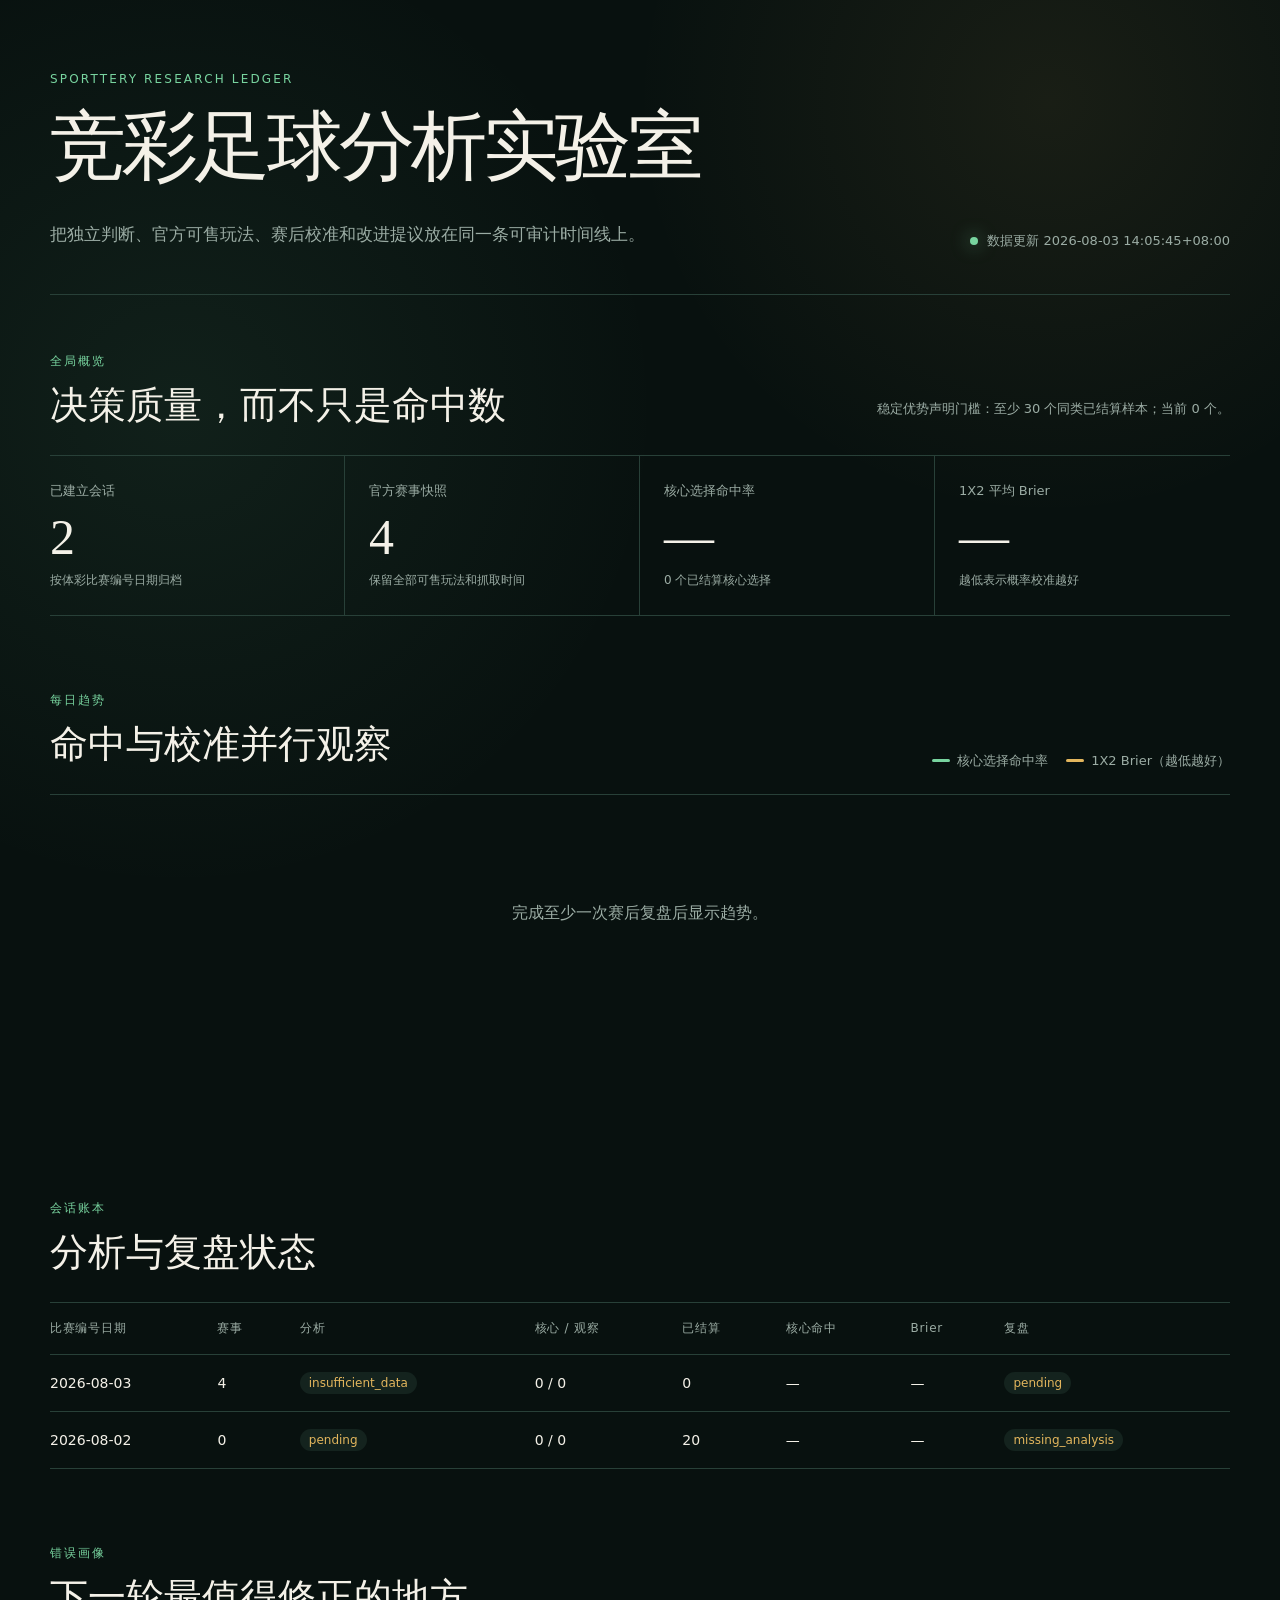
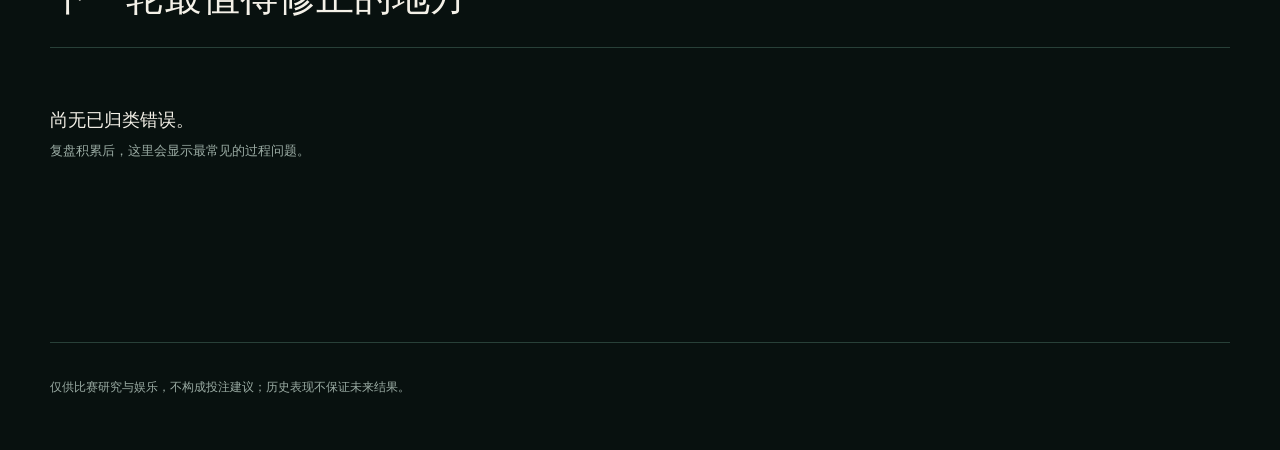
<file: football/index.html>
<!doctype html>
<html lang="zh-CN">
<head>
  <meta charset="utf-8">
  <meta name="viewport" content="width=device-width, initial-scale=1">
  <meta name="description" content="体彩竞彩足球分析、赛果复盘与概率校准看板">
  <title>竞彩足球分析实验室</title>
  <link rel="stylesheet" href="styles.css">
</head>
<body>
  <header class="hero">
    <div>
      <p class="eyebrow">SPORTTERY RESEARCH LEDGER</p>
      <h1>竞彩足球分析实验室</h1>
      <p class="hero-copy">把独立判断、官方可售玩法、赛后校准和改进提议放在同一条可审计时间线上。</p>
    </div>
    <div class="status" aria-live="polite">
      <span class="status-dot"></span>
      <span id="generated-at">正在读取数据</span>
    </div>
  </header>

  <main>
    <section aria-labelledby="summary-title">
      <div class="section-heading">
        <div>
          <p class="section-kicker">全局概览</p>
          <h2 id="summary-title">决策质量，而不只是命中数</h2>
        </div>
        <p class="sample-note" id="sample-note"></p>
      </div>
      <div class="metric-grid" id="metric-grid"></div>
    </section>

    <section class="chart-section" aria-labelledby="trend-title">
      <div class="section-heading">
        <div>
          <p class="section-kicker">每日趋势</p>
          <h2 id="trend-title">命中与校准并行观察</h2>
        </div>
        <div class="legend" aria-label="图例">
          <span><i class="legend-hit"></i>核心选择命中率</span>
          <span><i class="legend-brier"></i>1X2 Brier（越低越好）</span>
        </div>
      </div>
      <div id="trend-chart" class="chart" role="img" aria-label="每日核心选择命中率和 Brier 分数趋势"></div>
    </section>

    <section aria-labelledby="sessions-title">
      <div class="section-heading">
        <div>
          <p class="section-kicker">会话账本</p>
          <h2 id="sessions-title">分析与复盘状态</h2>
        </div>
      </div>
      <div class="table-wrap">
        <table>
          <thead>
            <tr>
              <th>比赛编号日期</th>
              <th>赛事</th>
              <th>分析</th>
              <th>核心 / 观察</th>
              <th>已结算</th>
              <th>核心命中</th>
              <th>Brier</th>
              <th>复盘</th>
            </tr>
          </thead>
          <tbody id="session-body"></tbody>
        </table>
      </div>
      <div id="empty-state" class="empty-state" hidden>
        <p>尚无完成的日常会话。</p>
        <span>首次运行 daily 后，这里会出现官方赛事快照；完成 review 后开始显示校准指标。</span>
      </div>
    </section>

    <section class="error-section" aria-labelledby="errors-title">
      <div class="section-heading">
        <div>
          <p class="section-kicker">错误画像</p>
          <h2 id="errors-title">下一轮最值得修正的地方</h2>
        </div>
      </div>
      <div id="error-bars" class="error-bars"></div>
    </section>
  </main>

  <footer>
    <p id="notice">仅供比赛研究与娱乐，不构成投注建议；历史表现不保证未来结果。</p>
  </footer>
  <script src="data.js"></script>
  <script src="app.js"></script>
</body>
</html>
</file>
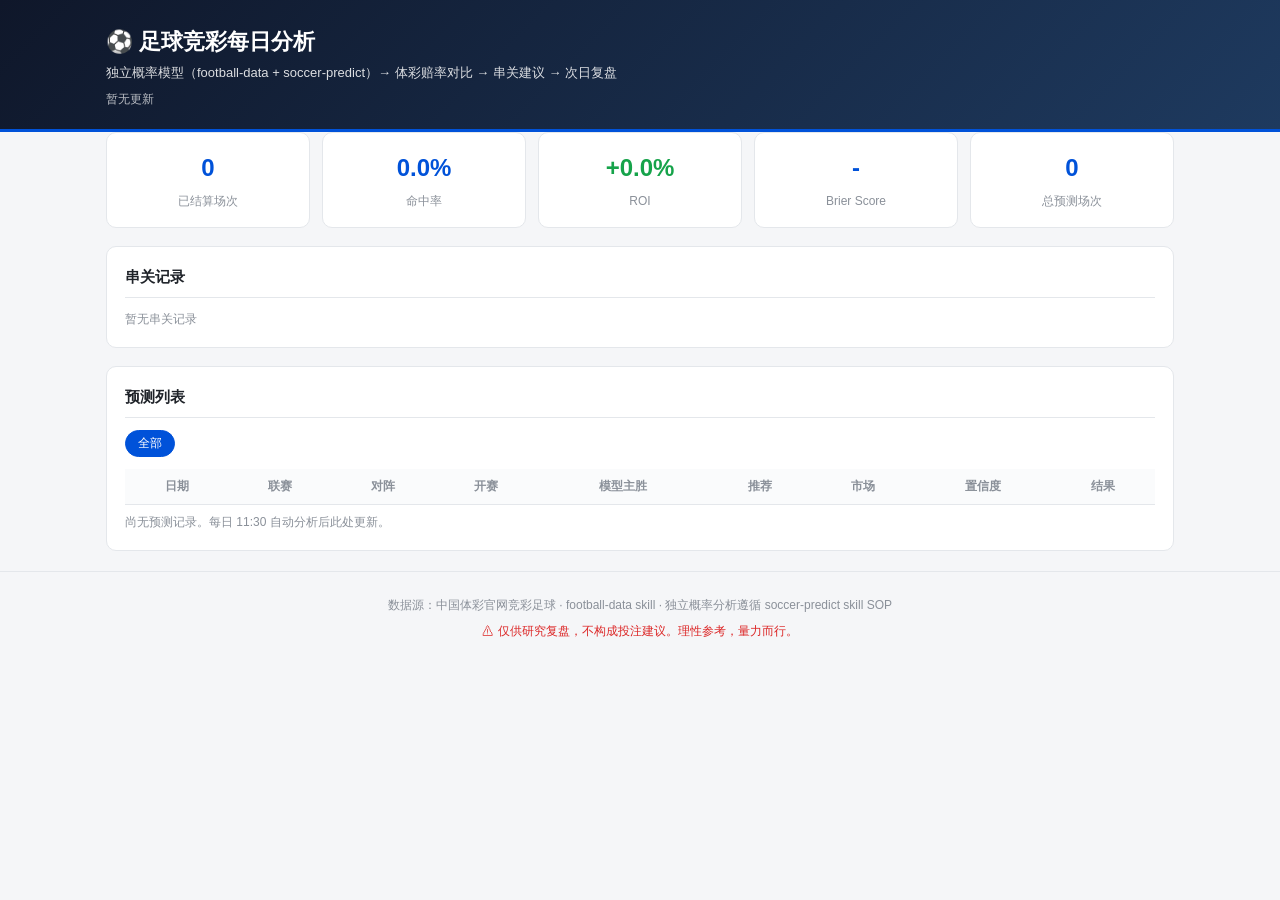
<file: football/docs/index.html>
<!DOCTYPE html>
<html lang="zh-CN">
<head>
<meta charset="UTF-8">
<meta name="viewport" content="width=device-width, initial-scale=1.0">
<title>足球竞彩每日分析 · 独立概率模型 + 复盘</title>
<link rel="stylesheet" href="assets/style.css">
</head>
<body>
<header class="topbar">
  <div class="wrap">
    <h1>⚽ 足球竞彩每日分析</h1>
    <p class="sub">独立概率模型（football-data + soccer-predict）→ 体彩赔率对比 → 串关建议 → 次日复盘</p>
    <p class="meta" id="lastUpdated">加载中…</p>
  </div>
</header>

<main class="wrap">

  <!-- 累计统计 -->
  <section class="stats-grid" id="statsGrid"></section>

  <!-- 串关记录 -->
  <section class="card">
    <h2>串关记录</h2>
    <div id="parlayBox" class="parlay-box">加载中…</div>
  </section>

  <!-- 联赛筛选 -->
  <section class="card">
    <h2>预测列表</h2>
    <div id="leagueFilter" class="league-filter"></div>
    <table class="pred-table" id="predTable">
      <thead>
        <tr>
          <th>日期</th><th>联赛</th><th>对阵</th><th>开赛</th>
          <th>模型主胜</th><th>推荐</th><th>市场</th><th>置信度</th><th>结果</th>
        </tr>
      </thead>
      <tbody id="predBody"></tbody>
    </table>
    <p class="hint" id="predHint"></p>
  </section>

  <!-- 单日详情 -->
  <section class="card detail-card" id="detailCard" hidden>
    <div class="detail-head">
      <h2 id="detailTitle">单日详情</h2>
      <button class="btn-back" onclick="hideDetail()">← 返回列表</button>
    </div>
    <div id="detailBody"></div>
  </section>

</main>

<footer class="foot">
  <div class="wrap">
    <p>数据源：中国体彩官网竞彩足球 · football-data skill · 独立概率分析遵循 soccer-predict skill SOP</p>
    <p class="warn">⚠ 仅供研究复盘，不构成投注建议。理性参考，量力而行。</p>
  </div>
</footer>

<script src="assets/app.js"></script>
</body>
</html>
</file>
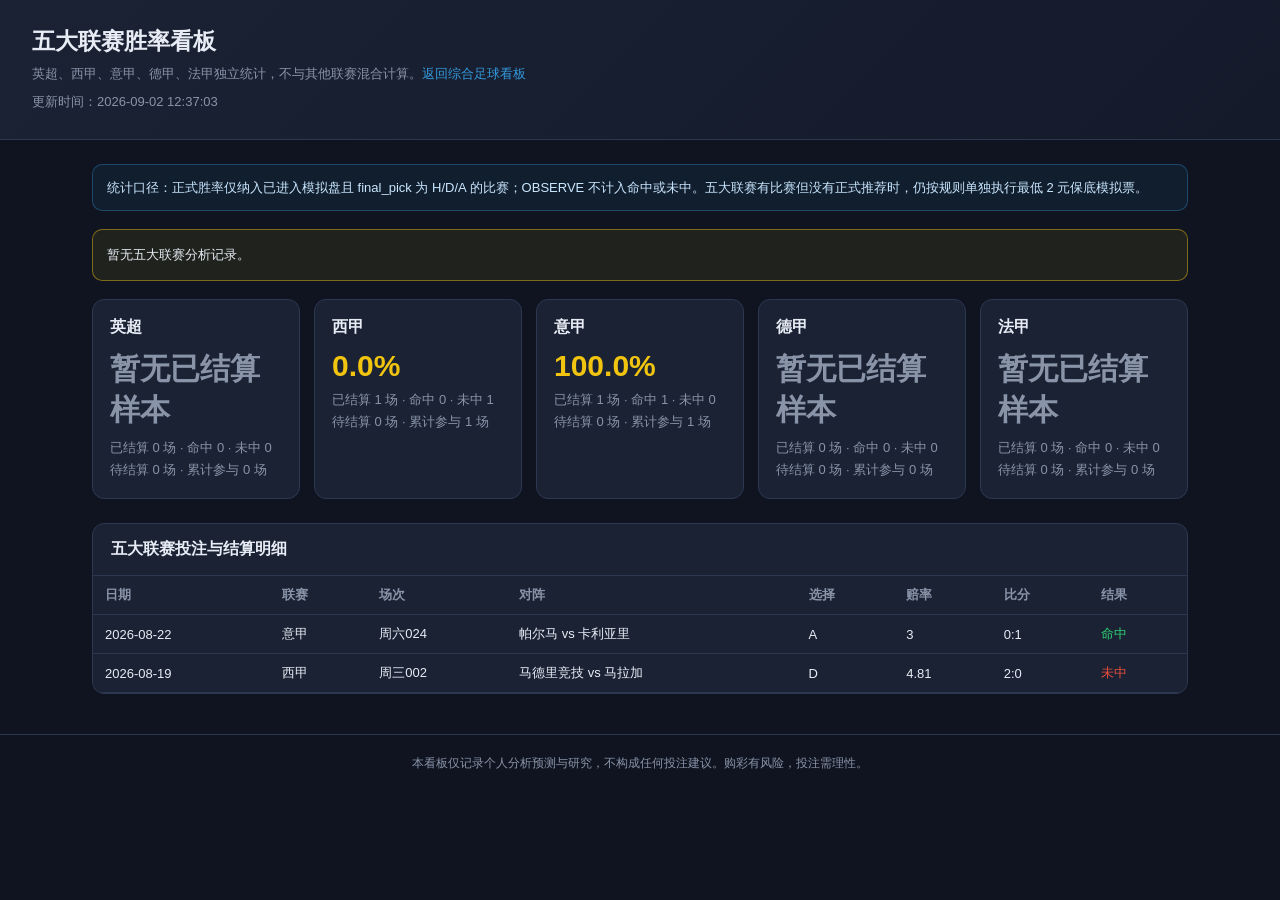
<file: football-wb/big-five.html>
<!DOCTYPE html>
<html lang="zh-CN">
<head>
<meta charset="UTF-8">
<meta name="viewport" content="width=device-width, initial-scale=1.0">
<title>五大联赛胜率看板</title>
<style>
:root{--bg:#0f1420;--card:#1a2234;--text:#e8edf5;--muted:#8a94a8;--border:#2c3750;--blue:#3498db;--green:#2ecc71;--red:#e74c3c;--yellow:#f1c40f}*{box-sizing:border-box}body{margin:0;background:var(--bg);color:var(--text);font-family:-apple-system,"Segoe UI","Microsoft YaHei",sans-serif}.header{padding:26px 32px;background:linear-gradient(135deg,#1a2234,#141a2a);border-bottom:1px solid var(--border)}h1{margin:0;font-size:23px}.sub{margin-top:7px;color:var(--muted);font-size:13px;line-height:1.6}.sub a{color:var(--blue);text-decoration:none}.main{max-width:1160px;margin:auto;padding:24px 32px 40px}.notice{margin-bottom:18px;padding:12px 14px;border:1px solid rgba(52,152,219,.35);border-radius:10px;background:rgba(52,152,219,.08);color:#c9e7ff;font-size:13px;line-height:1.65}.forced{margin-bottom:18px;padding:14px;border:1px solid rgba(241,196,15,.45);border-radius:10px;background:rgba(241,196,15,.08);font-size:13px;line-height:1.7}.forced strong{color:var(--yellow)}.grid{display:grid;grid-template-columns:repeat(auto-fit,minmax(205px,1fr));gap:14px}.card{background:var(--card);border:1px solid var(--border);border-radius:12px;padding:17px}.league{font-size:16px;font-weight:700}.rate{margin:11px 0 6px;font-size:30px;font-weight:800;color:var(--yellow)}.pending .rate{color:var(--muted)}.meta{color:var(--muted);font-size:13px;line-height:1.7}.record{margin-top:24px;background:var(--card);border:1px solid var(--border);border-radius:12px;overflow:hidden}.record h2{font-size:16px;margin:0;padding:15px 18px;border-bottom:1px solid var(--border)}table{width:100%;border-collapse:collapse;font-size:13px}th,td{padding:10px 12px;text-align:left;border-bottom:1px solid var(--border)}th{color:var(--muted);font-weight:600}.hit{color:var(--green)}.miss{color:var(--red)}.pending-text{color:var(--yellow)}.empty{padding:20px;color:var(--muted);text-align:center}.footer{text-align:center;color:var(--muted);font-size:12px;padding:20px;border-top:1px solid var(--border)}@media(max-width:700px){.header,.main{padding-left:16px;padding-right:16px}.record{overflow-x:auto}table{min-width:640px}}
</style>
</head>
<body>
<header class="header"><h1>五大联赛胜率看板</h1><div class="sub">英超、西甲、意甲、德甲、法甲独立统计，不与其他联赛混合计算。<a href="./">返回综合足球看板</a></div><div class="sub" id="updatedAt"></div></header>
<main class="main"><div class="notice">统计口径：正式胜率仅纳入已进入模拟盘且 final_pick 为 H/D/A 的比赛；OBSERVE 不计入命中或未中。五大联赛有比赛但没有正式推荐时，仍按规则单独执行最低 2 元保底模拟票。</div><section id="forcedBox"></section><section class="grid" id="leagueCards"><div class="empty">数据加载中…</div></section><section class="record"><h2>五大联赛投注与结算明细</h2><div id="details"><div class="empty">数据加载中…</div></div></section></main><footer class="footer">本看板仅记录个人分析预测与研究，不构成任何投注建议。购彩有风险，投注需理性。</footer>
<script>
const statusText={hit:'命中',miss:'未中',pending:'待结算'};
const statusClass={hit:'hit',miss:'miss',pending:'pending-text'};
function esc(v){return String(v??'').replace(/[&<>"']/g,c=>({'&':'&amp;','<':'&lt;','>':'&gt;','"':'&quot;',"'":'&#39;'}[c]));}
function render(data){const big=data.big_five||{};const leagues=big.leagues||[];document.getElementById('updatedAt').textContent=data.updated_at?'更新时间：'+data.updated_at:'';const forced=big.forced_bets||[];document.getElementById('forcedBox').innerHTML=forced.length?'<div class="forced"><strong>💰 五大联赛保底模拟票</strong><br>'+forced.map(b=>`${esc(b.date)} · ${esc(b.name)} · 投入 ¥${esc(b.stake)} · ${b.status==='pending'?'⏳ 待结算':b.status==='won'?'✅ 已中':'❌ 未中'}${b.profit!=null?' · 盈亏 '+(b.profit>=0?'+':'')+Number(b.profit).toFixed(2):''}<br>腿：${b.legs.map(l=>`${esc(l.match_num)} ${esc(l.league)} ${esc(l.home)} vs ${esc(l.away)} ${esc(l.pick)}@${esc(l.odds)}`).join('；')}`).join('<hr style="border:0;border-top:1px solid rgba(241,196,15,.2);margin:8px 0;>')+'</div>':'<div class="forced">'+(big.latest_match_count?`今日 ${big.latest_match_count} 场五大联赛已进入分析池，正式推荐 ${big.latest_match_count-big.latest_observed} 场；当前无独立保底票记录。`:'暂无五大联赛分析记录。')+'</div>';document.getElementById('leagueCards').innerHTML=leagues.map(x=>{const settled=x.hit+x.miss;const rate=x.hit_rate==null?'暂无已结算样本':x.hit_rate.toFixed(1)+'%';return `<article class="card ${settled?'':'pending'}"><div class="league">${esc(x.league)}</div><div class="rate">${rate}</div><div class="meta">已结算 ${settled} 场 · 命中 ${x.hit} · 未中 ${x.miss}<br>待结算 ${x.pending} 场 · 累计参与 ${x.total} 场</div></article>`}).join('');const rows=leagues.flatMap(x=>x.matches.map(m=>({...m,league:x.league}))).sort((a,b)=>(b.date||'').localeCompare(a.date||''));document.getElementById('details').innerHTML=rows.length?`<table><thead><tr><th>日期</th><th>联赛</th><th>场次</th><th>对阵</th><th>选择</th><th>赔率</th><th>比分</th><th>结果</th></tr></thead><tbody>${rows.map(m=>`<tr><td>${esc(m.date)}</td><td>${esc(m.league)}</td><td>${esc(m.match_num)}</td><td>${esc(m.home)} vs ${esc(m.away)}</td><td>${esc(m.pick||'-')}</td><td>${esc(m.odds??'-')}</td><td>${esc(m.score||'-')}</td><td class="${statusClass[m.result]||'pending-text'}">${statusText[m.result]||'待结算'}</td></tr>`).join('')}</tbody></table>`:'<div class="empty">目前五大联赛暂无正式方向推荐；保底票请查看上方独立记录。</div>';}
fetch('data.json?_='+Date.now()).then(r=>{if(!r.ok)throw Error('HTTP '+r.status);return r.json()}).then(render).catch(e=>{document.getElementById('leagueCards').innerHTML='<div class="empty">数据加载失败：'+esc(e.message)+'</div>';document.getElementById('details').innerHTML='';});
</script>
</body>
</html>
</file>
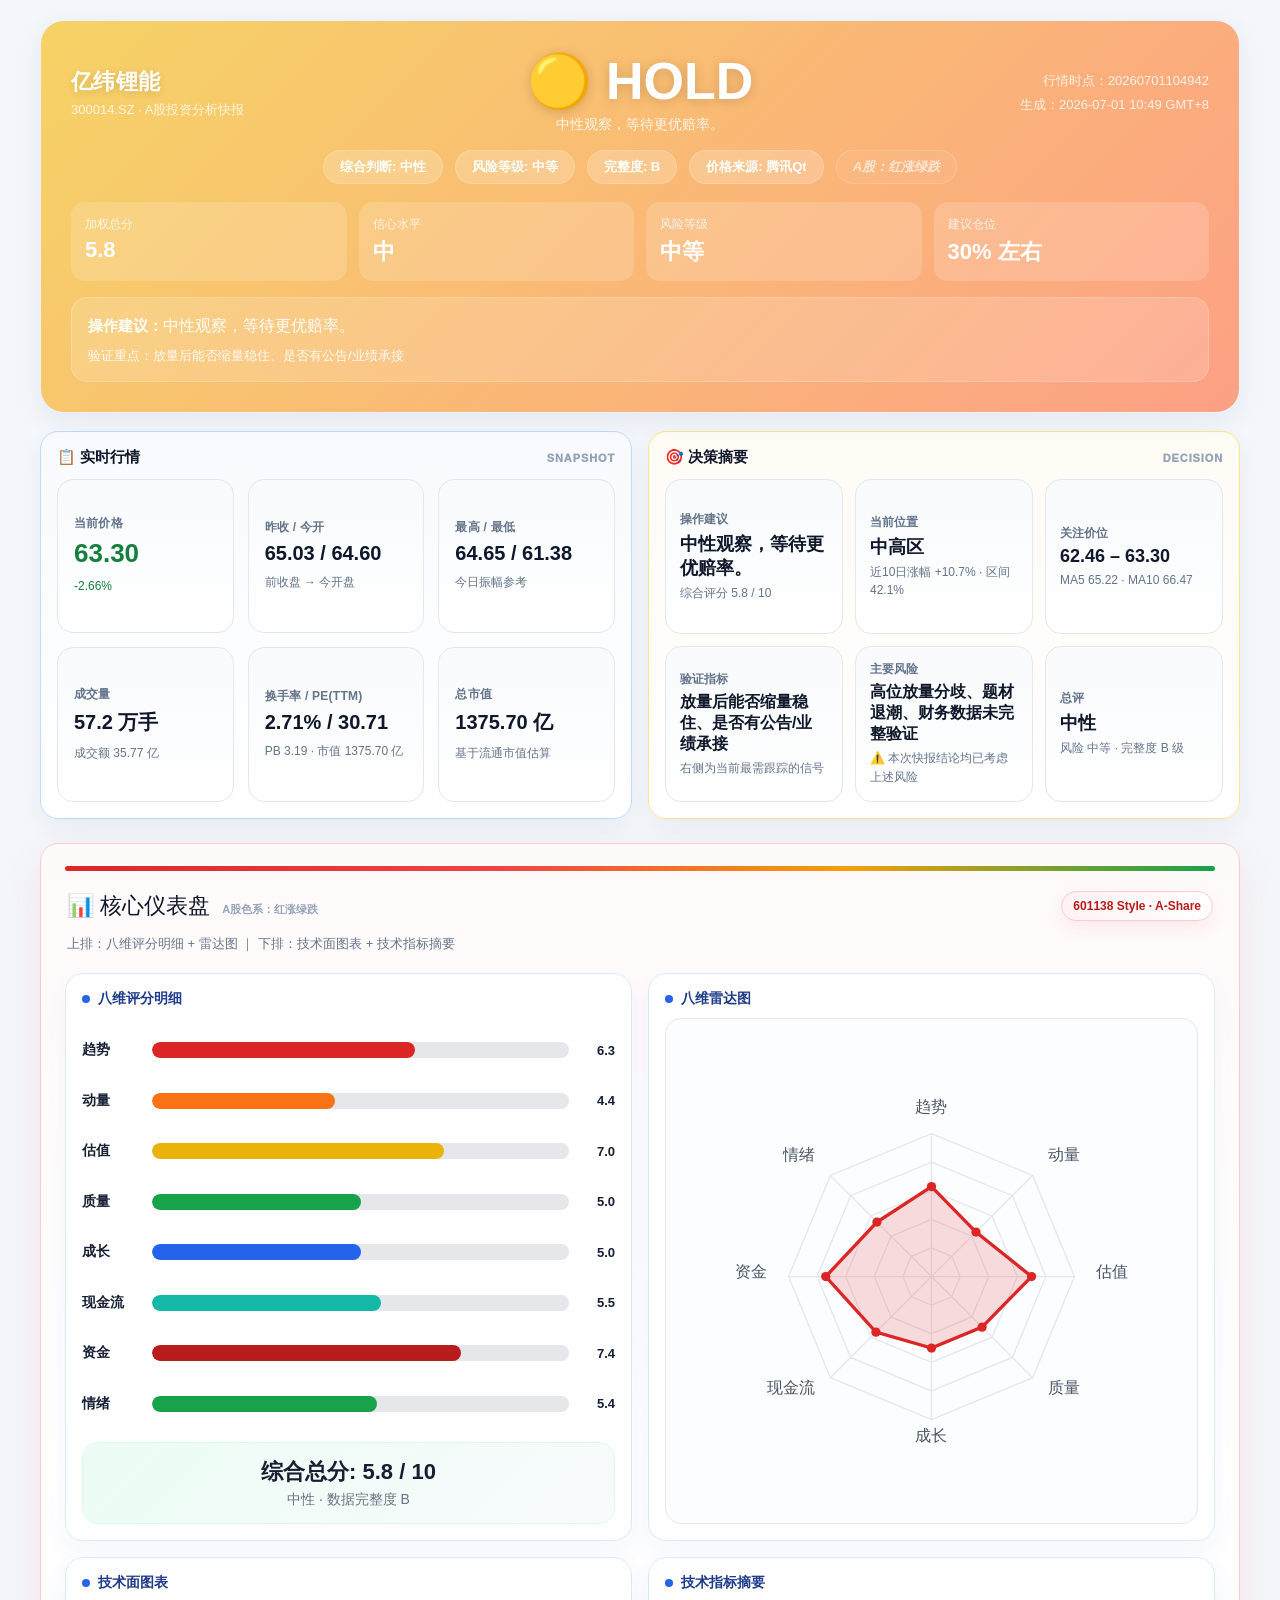
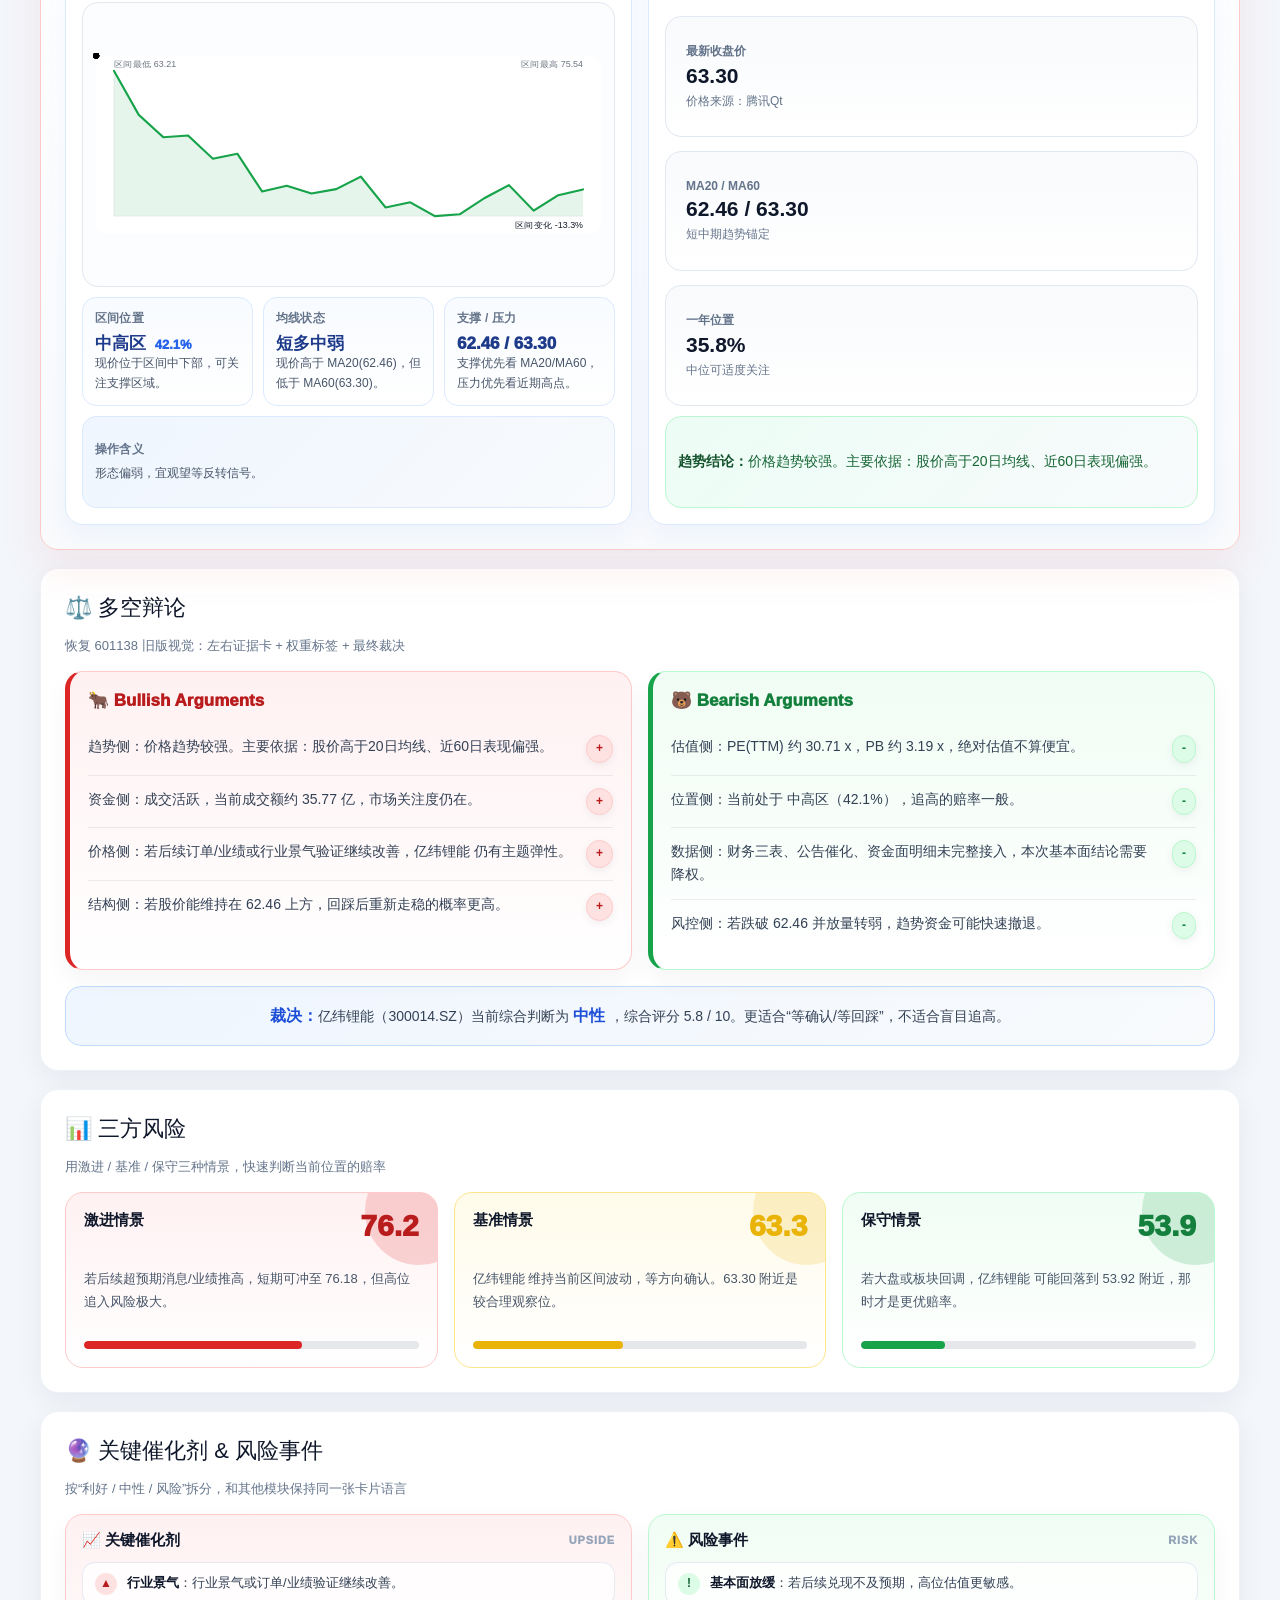
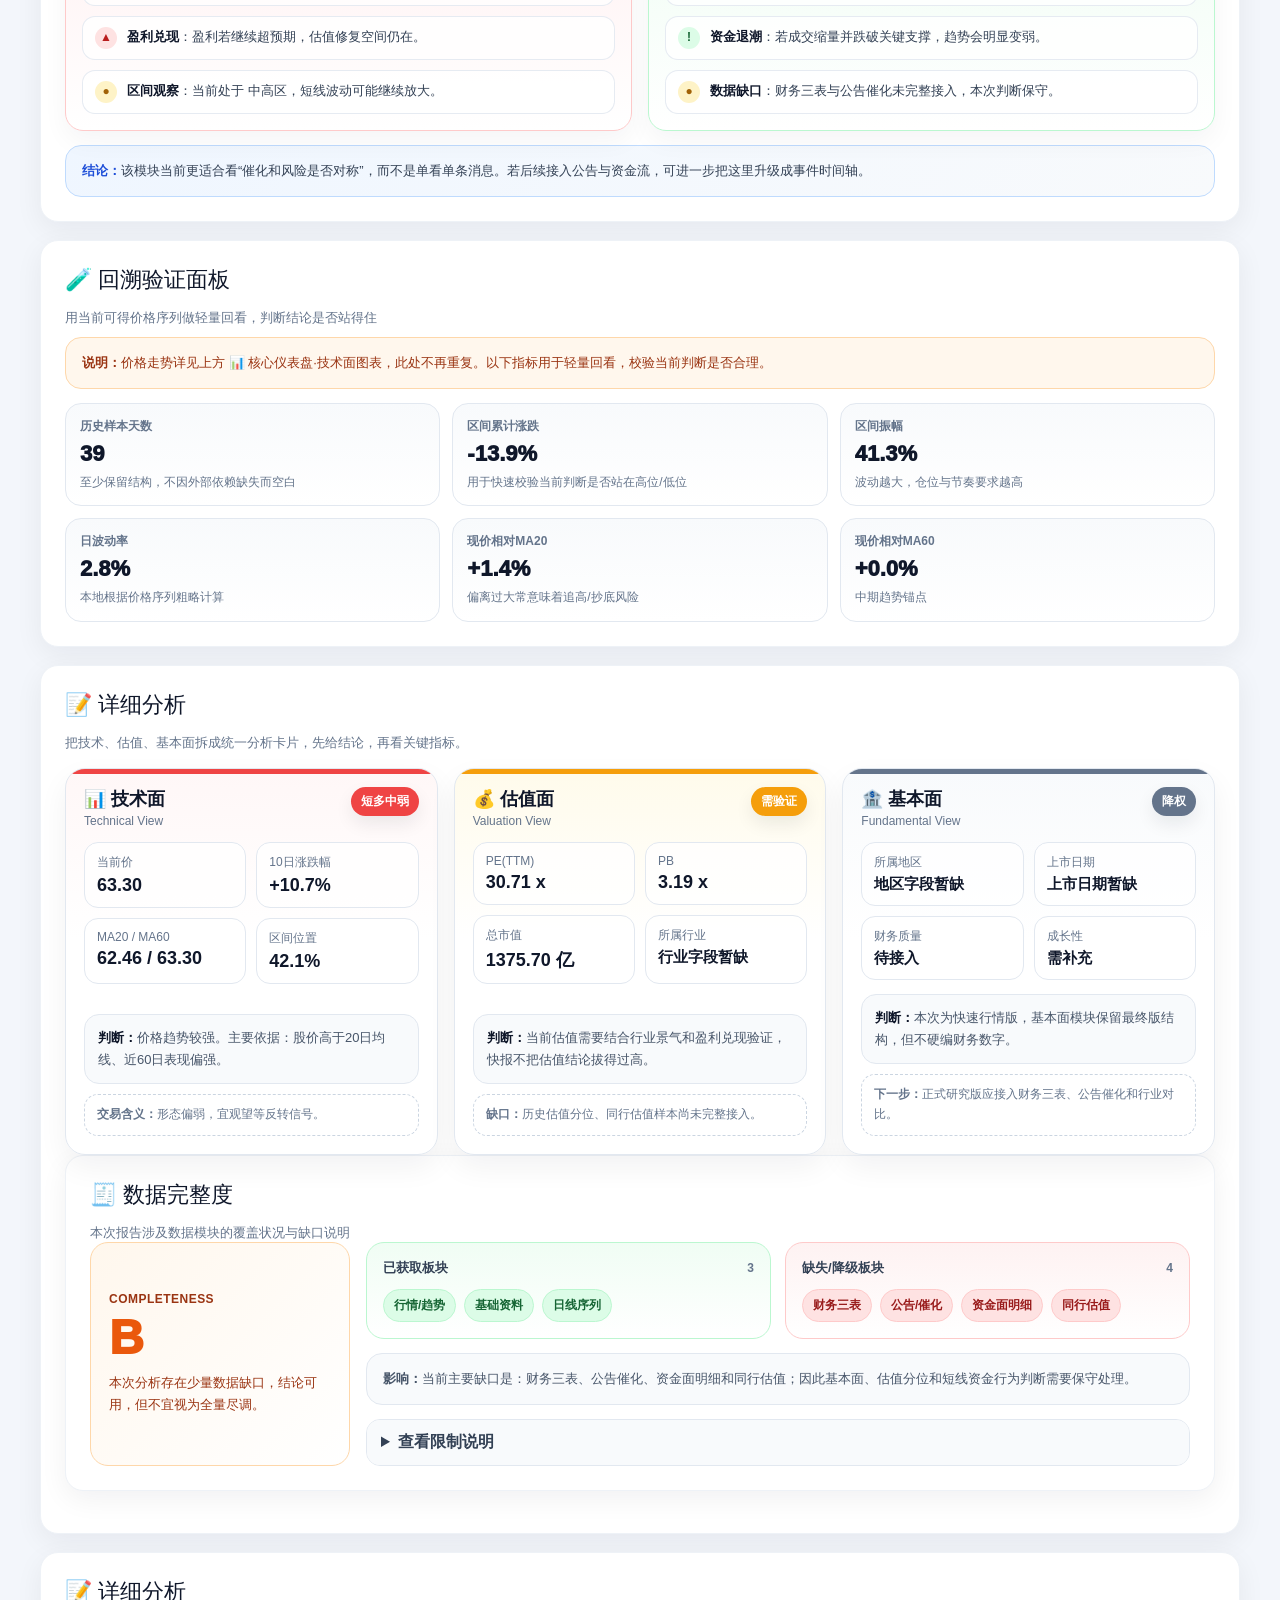
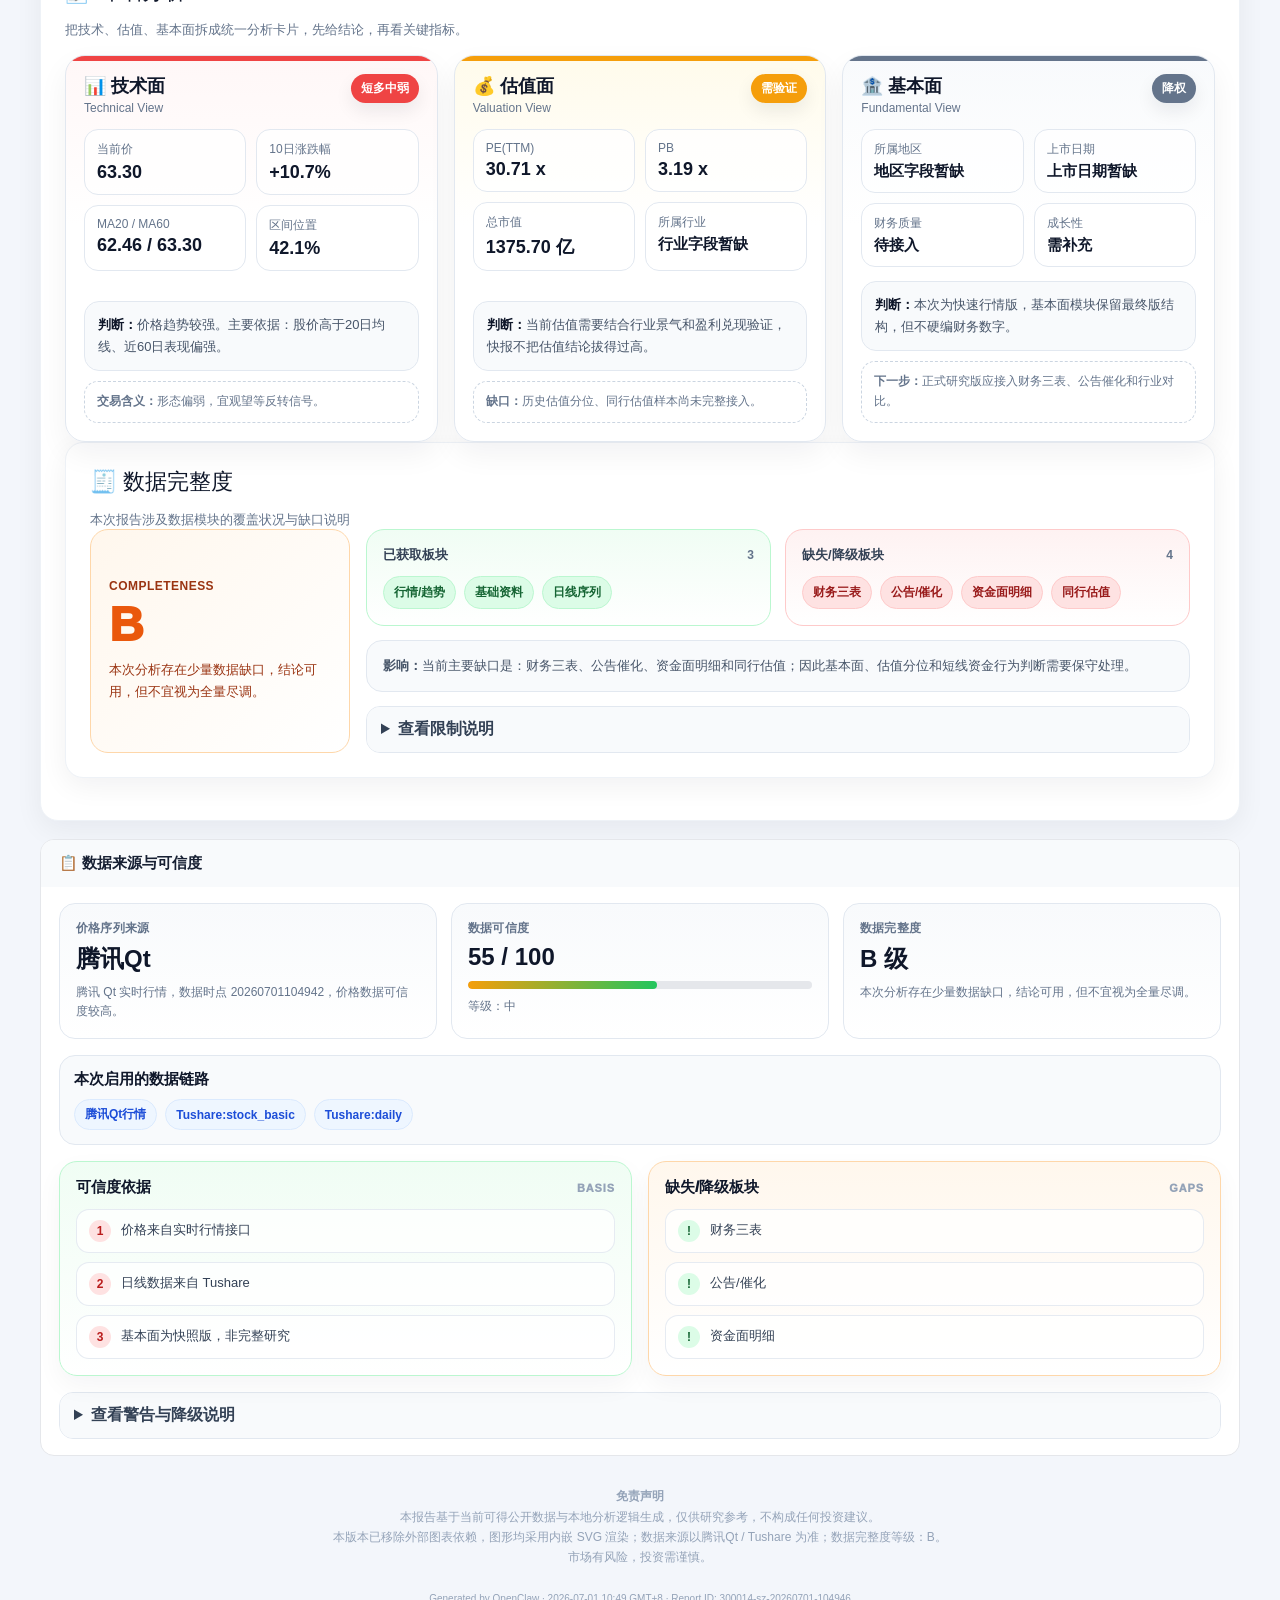
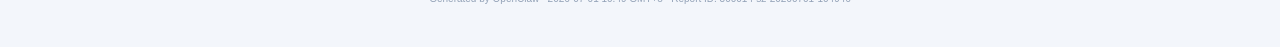
<file: stock/300014/20260701-104946.html>
<!DOCTYPE html><html lang='zh-CN'><head><meta charset='UTF-8'><meta name='viewport' content='width=device-width, initial-scale=1.0'><title>亿纬锂能（300014.SZ）投资分析报告｜2026-07-01</title>
<style>
* { box-sizing: border-box; margin: 0; padding: 0; }
body { font-family: -apple-system, 'PingFang SC', 'Microsoft YaHei', sans-serif; background: #f3f6fb; color: #172033; padding: 20px; max-width: 1240px; margin: 0 auto; overflow-x: hidden; }
.card { background: #fff; border-radius: 18px; box-shadow: 0 8px 28px rgba(15,23,42,0.06); padding: 24px; margin-bottom: 18px; border: 1px solid #eef2f7; overflow: visible; }
.flex { display: flex; flex-wrap: wrap; gap: 18px; align-items: stretch; }
.col { flex: 1 1 0; min-width: 300px; }
.section-title { font-size: 22px; margin-bottom: 14px; color: #0f172a; }
.section-sub { font-size: 13px; color: #64748b; margin-top: 6px; }
.decision-card { padding: 30px; border-radius: 24px; color: #fff; position: relative; overflow: hidden; }
.decision-card .dc-header { display:grid; grid-template-columns:1fr auto 1fr; gap:28px; align-items:center; }
.decision-card .dc-left { text-align:left; min-width:180px; }
.decision-card .stock-title { font-size:22px; font-weight:900; letter-spacing:.02em; margin-bottom:4px; text-shadow:0 2px 8px rgba(0,0,0,.14); }
.decision-card .stock-subtitle { font-size:13px; opacity:.82; }
.decision-card .dc-center { text-align:center; }
.decision-card .dc-center h1 { font-size:52px; margin-bottom:4px; text-shadow:0 2px 12px rgba(0,0,0,.16); }
.decision-card .dc-center .dc-rating-sub { font-size:14px; opacity:.88; }
.decision-card .dc-right { min-width:180px; }
.decision-card h1 { font-size: 50px; margin-bottom: 10px; text-shadow: 0 2px 8px rgba(0,0,0,0.15); }
.decision-card .sub { font-size: 18px; opacity: 0.94; }
.badges { display: flex; gap: 12px; justify-content: center; margin: 16px 0; flex-wrap: wrap; }
.badge { padding: 7px 16px; border-radius: 999px; font-size: 13px; font-weight: 700; background: rgba(255,255,255,0.2); border: 1px solid rgba(255,255,255,0.16); }
.price-grid { display: grid; grid-template-columns: repeat(4, 1fr); gap: 12px; margin-top: 18px; }
.price-item { background: rgba(255,255,255,0.16); border-radius: 14px; padding: 14px; }
.price-item .label { font-size: 12px; opacity: 0.82; }
.price-item .value { font-size: 22px; font-weight: 800; margin-top: 4px; }
.paired-dashboard { position:relative; border:1px solid #fecaca; background:linear-gradient(180deg,#fffafa 0%,#ffffff 48%,#f8fafc 100%); box-shadow:0 18px 46px rgba(220,38,38,.08); overflow:hidden; }
.paired-dashboard::before { content:''; display:block; height:5px; border-radius:999px; background:linear-gradient(90deg,#dc2626 0%,#ef4444 38%,#f59e0b 68%,#16a34a 100%); margin:-2px 0 18px; }
.dashboard-head { display:flex; justify-content:space-between; gap:16px; align-items:flex-start; padding:2px 2px 4px; }
.dashboard-head-main { min-width:0; }
.version-pill { flex:0 0 auto; font-size:12px; font-weight:900; color:#b91c1c; background:linear-gradient(135deg,#fff1f2,#ffffff); border:1px solid #fecaca; border-radius:999px; padding:7px 11px; white-space:nowrap; box-shadow:0 8px 18px rgba(220,38,38,.08); }
.pair-grid { display:grid; grid-template-columns:minmax(0,1fr) minmax(0,1fr); gap:16px; align-items:stretch; margin-top:16px; }
.pair-card { border:1px solid #dbeafe; border-radius:18px; background:#fff; padding:16px; box-shadow:0 10px 26px rgba(37,99,235,.05); display:flex; flex-direction:column; min-height:100%; }
.pair-card .svg-wrap { background:#fbfdff; border-color:#e2e8f0; flex:1; min-height:320px; display:flex; align-items:center; justify-content:center; }
.pair-card .svg-wrap svg { max-width:100%; height:auto; }
.pair-title { font-size:14px; font-weight:900; color:#1e3a8a; margin-bottom:10px; display:flex; align-items:center; gap:8px; }
.pair-title::before { content:''; width:8px; height:8px; border-radius:999px; background:#2563eb; display:inline-block; }
.pair-card .scores { flex:0; gap:10px; margin:8px 0 12px; }
.pair-card .score-row { padding:4px 0; }
.pair-card .score-bar { height:14px; }
.pair-card .score-total { margin-top:8px; }
.score-detail-card .scores { flex:1; justify-content:space-evenly; gap:12px; margin:8px 0 14px; }
.score-detail-card .score-row { padding:5px 0; }
.score-detail-card .score-bar { height:16px; }
.score-detail-card .score-total { margin-top:auto; }
.tech-chart-card .svg-wrap { min-height:285px; height:285px; padding:6px 8px 6px; flex:0 0 auto; align-items:center; overflow:hidden; margin-top:0; }
.tech-chart-card .svg-wrap svg { width:100%; max-width:100%; transform:scale(0.98); transform-origin:center center; }
.tech-summary-card .panel-grid { grid-template-columns:1fr; gap:14px; flex:1; align-content:stretch; }
.tech-summary-card .panel { min-height:112px; padding:18px 20px; display:flex; flex-direction:column; justify-content:center; }
.tech-summary-card .p-label { font-size:13px; }
.tech-summary-card .p-value { font-size:27px; line-height:1.15; }
.tech-summary-card .p-note { font-size:12px; margin-top:6px; }
.tech-summary-card .trend-summary { font-size:14px; padding:12px; margin-top:10px; min-height:92px; box-sizing:border-box; display:flex; align-items:center; }
.tech-read-panel { margin-top:10px; display:grid; grid-template-columns:repeat(3,minmax(0,1fr)); gap:10px; }
.tech-read-card { border:1px solid #dbeafe; background:linear-gradient(180deg,#f8fbff 0%,#ffffff 100%); border-radius:14px; padding:12px; }
.tech-read-card.wide { grid-column:1 / -1; background:linear-gradient(135deg,#eff6ff,#f8fafc); min-height:92px; box-sizing:border-box; display:flex; flex-direction:column; justify-content:center; }
.tech-read-label { font-size:12px; font-weight:900; color:#64748b; letter-spacing:.02em; margin-bottom:6px; }
.tech-read-value { font-size:17px; font-weight:950; color:#1e3a8a; line-height:1.25; }
.tech-read-value span { font-size:13px; color:#2563eb; margin-left:4px; }
.tech-read-note { color:#475569; font-size:12px; line-height:1.6; }
.scores { display: flex; flex-direction: column; gap: 8px; margin: 8px 0 12px; }
.score-row { display: flex; align-items: center; gap: 12px; }
.score-label { width: 58px; font-size: 14px; font-weight: 700; flex-shrink: 0; }
.score-bar { flex: 1; height: 16px; background: #e5e7eb; border-radius: 999px; overflow: hidden; }
.score-bar-fill { height: 100%; border-radius: 999px; }
.score-val { width: 34px; text-align: right; font-weight: 700; font-size: 13px; flex-shrink: 0; }
.score-total { text-align: center; font-size: 22px; font-weight: 900; padding: 14px; background: linear-gradient(135deg,#ecfdf5,#f8fafc); border:1px solid #dcfce7; border-radius: 16px; margin-top: 12px; }
.svg-wrap { width: 100%; background: linear-gradient(180deg,#ffffff 0%,#f8fbff 100%); border: 1px solid #e8eef6; border-radius: 16px; padding: 14px; overflow: visible; }
.svg-chart { width: 100%; height: auto; display: block; overflow: visible; }
.bull-bear { display: flex; gap: 16px; margin: 16px 0; }
.bull, .bear { flex: 1; padding: 18px; border-radius: 18px; box-shadow: 0 10px 26px rgba(15,23,42,.045); }
.bull { background: linear-gradient(180deg,#fff1f2 0%,#ffffff 100%); border: 1px solid #fecaca; border-left: 5px solid #dc2626; }
.bear { background: linear-gradient(180deg,#f0fdf4 0%,#ffffff 100%); border: 1px solid #bbf7d0; border-left: 5px solid #16a34a; }
.bull h3, .bear h3 { margin-bottom: 12px; font-size: 17px; font-weight: 950; display:flex; align-items:center; gap:8px; }
.bull h3 { color: #b91c1c; }
.bear h3 { color: #15803d; }
.arg-item { display: flex; justify-content: space-between; align-items: flex-start; gap: 12px; padding: 12px 0; font-size: 14px; line-height: 1.65; border-bottom: 1px solid rgba(15,23,42,0.07); }
.arg-item:last-child { border-bottom: none; }
.arg-item span:first-child { color:#334155; }
.weight-tag { padding: 3px 9px; border-radius: 999px; font-size: 12px; font-weight: 900; flex-shrink: 0; box-shadow:0 3px 10px rgba(15,23,42,.06); }
.weight-tag.plus { background: #fee2e2; color: #b91c1c; border:1px solid #fecaca; }
.weight-tag.minus { background: #dcfce7; color: #15803d; border:1px solid #bbf7d0; }
.debate-verdict { text-align:center; padding:15px 18px; background:linear-gradient(135deg,#eff6ff,#f8fafc); border-radius:16px; margin-top:10px; border:1px solid #bfdbfe; color:#334155; font-size:14px; line-height:1.7; }
.debate-verdict strong { color:#1d4ed8; font-size:16px; }
.scenario-grid { display:grid; grid-template-columns:repeat(3,1fr); gap:16px; margin-top:16px; }
.scenario-card { position:relative; overflow:hidden; min-height:176px; padding:18px; border-radius:18px; border:1px solid #e2e8f0; background:#fff; display:flex; flex-direction:column; justify-content:space-between; }
.scenario-card::after { content:''; position:absolute; right:-36px; top:-36px; width:108px; height:108px; border-radius:50%; opacity:.18; }
.scenario-card.aggressive { background:linear-gradient(180deg,#fff1f2 0%,#ffffff 100%); border-color:#fecaca; }
.scenario-card.neutral { background:linear-gradient(180deg,#fffbea 0%,#ffffff 100%); border-color:#fde68a; }
.scenario-card.conservative { background:linear-gradient(180deg,#f0fdf4 0%,#ffffff 100%); border-color:#bbf7d0; }
.scenario-card.aggressive::after { background:#dc2626; }
.scenario-card.neutral::after { background:#eab308; }
.scenario-card.conservative::after { background:#16a34a; }
.scenario-top { display:flex; justify-content:space-between; align-items:flex-start; gap:12px; position:relative; z-index:1; }
.scenario-name { font-size:15px; font-weight:900; color:#0f172a; }
.scenario-score { font-size:30px; line-height:1; font-weight:950; }
.scenario-desc { position:relative; z-index:1; margin-top:14px; color:#475569; font-size:13px; line-height:1.7; }
.scenario-meter { position:relative; z-index:1; height:8px; border-radius:999px; background:#e5e7eb; overflow:hidden; margin-top:14px; }
.scenario-meter span { display:block; height:100%; border-radius:999px; }

.validation-grid { display:flex; flex-direction:column; gap:14px; margin-top:10px; }
.validation-card-grid { display:grid; grid-template-columns:repeat(3,minmax(0,1fr)); gap:12px; }
@media (max-width: 900px) { .validation-card-grid { grid-template-columns:repeat(2,minmax(0,1fr)); } }
@media (max-width: 640px) { .validation-card-grid { grid-template-columns:1fr; } }
.validation-card { background:linear-gradient(180deg,#f8fafc 0%,#fff 100%); border:1px solid #e2e8f0; border-radius:16px; padding:14px; }
.validation-card .v-label { color:#64748b; font-size:12px; font-weight:800; }
.validation-card .v-value { color:#0f172a; font-size:22px; font-weight:950; margin-top:6px; }
.validation-card .v-note { color:#64748b; font-size:12px; line-height:1.55; margin-top:6px; }
.validation-summary { padding:14px 16px; border-radius:16px; background:#fff7ed; border:1px solid #fed7aa; color:#9a3412; font-size:13px; line-height:1.7; }
.catalyst-grid { display:grid; grid-template-columns:1fr 1fr; gap:16px; margin-top:16px; }
.catalyst-box { border-radius:18px; padding:16px; border:1px solid #e2e8f0; background:#fff; box-shadow:0 10px 26px rgba(15,23,42,.045); }
.catalyst-box.good { background:linear-gradient(180deg,#fff1f2 0%,#ffffff 100%); border-color:#fecaca; }
.catalyst-box.warn { background:linear-gradient(180deg,#f0fdf4 0%,#ffffff 100%); border-color:#bbf7d0; }
.catalyst-box-title { display:flex; align-items:center; justify-content:space-between; gap:12px; font-size:15px; font-weight:950; color:#0f172a; margin-bottom:12px; }
.catalyst-box-title span { font-size:11px; letter-spacing:.08em; color:#94a3b8; text-transform:uppercase; }
.catalyst-list { display:grid; gap:10px; }
.catalyst-item { display:flex; gap:10px; align-items:flex-start; padding:10px 12px; border-radius:13px; background:rgba(255,255,255,.76); border:1px solid rgba(226,232,240,.85); color:#334155; font-size:13px; line-height:1.6; }
.catalyst-dot { flex:0 0 22px; width:22px; height:22px; border-radius:999px; display:inline-flex; align-items:center; justify-content:center; font-size:12px; font-weight:900; }
.catalyst-item.bullish .catalyst-dot { background:#fee2e2; color:#b91c1c; }
.catalyst-item.neutral .catalyst-dot { background:#fef3c7; color:#a16207; }
.catalyst-item.bearish .catalyst-dot { background:#dcfce7; color:#166534; }
.catalyst-item strong { color:#0f172a; }
.catalyst-footer { margin-top:14px; padding:14px 16px; border-radius:16px; background:linear-gradient(135deg,#eff6ff,#f8fafc); border:1px solid #bfdbfe; color:#334155; font-size:13px; line-height:1.7; }
.catalyst-footer strong { color:#1d4ed8; }
.analysis-note { margin-top: 12px; font-size: 14px; color: #6b7280; line-height: 1.8; }
.analysis-card-grid { display:grid; grid-template-columns:repeat(3,minmax(0,1fr)); gap:16px; margin-top:16px; }
.analysis-card { position:relative; border:1px solid #e2e8f0; border-radius:20px; background:#fff; padding:18px; box-shadow:0 12px 30px rgba(15,23,42,.055); overflow:hidden; display:flex; flex-direction:column; min-height:360px; }
.analysis-card::before { content:''; position:absolute; left:0; right:0; top:0; height:5px; background:var(--accent,#dc2626); }
.analysis-card.tech { --accent:#ef4444; background:linear-gradient(180deg,#fff7f7 0%,#ffffff 44%); }
.analysis-card.value { --accent:#f59e0b; background:linear-gradient(180deg,#fffbeb 0%,#ffffff 44%); }
.analysis-card.base { --accent:#64748b; background:linear-gradient(180deg,#f8fafc 0%,#ffffff 44%); }
.analysis-card-head { display:flex; justify-content:space-between; gap:12px; align-items:flex-start; margin-bottom:14px; }
.analysis-card-title { font-size:18px; font-weight:900; color:#0f172a; }
.analysis-card-sub { font-size:12px; color:#64748b; margin-top:3px; }
.analysis-tag { flex:0 0 auto; border-radius:999px; padding:6px 10px; font-size:12px; font-weight:900; color:#fff; background:var(--accent,#dc2626); box-shadow:0 8px 18px rgba(15,23,42,.08); }
.analysis-metric-grid { display:grid; grid-template-columns:repeat(2,minmax(0,1fr)); gap:10px; margin-bottom:14px; }
.analysis-metric { border:1px solid #e2e8f0; background:rgba(255,255,255,.78); border-radius:14px; padding:11px 12px; }
.analysis-metric .m-label { font-size:12px; color:#64748b; margin-bottom:4px; }
.analysis-metric .m-value { font-size:18px; font-weight:900; color:#0f172a; }
.analysis-card-note { margin-top:auto; border-radius:15px; padding:12px 13px; background:#f8fafc; border:1px solid #e2e8f0; color:#475569; font-size:13px; line-height:1.7; }
.analysis-card-note strong { color:#0f172a; }
.analysis-card-risk { margin-top:10px; border-radius:14px; padding:10px 12px; background:rgba(255,255,255,.7); border:1px dashed #cbd5e1; color:#64748b; font-size:12px; line-height:1.65; }
.completeness-panel { display:grid; grid-template-columns:260px 1fr; gap:16px; align-items:stretch; }
.completeness-grade { border-radius:18px; padding:18px; background:linear-gradient(135deg,#fff7ed 0%,#fff 100%); border:1px solid #fed7aa; display:flex; flex-direction:column; justify-content:center; }
.completeness-grade .grade-label { font-size:12px; color:#9a3412; font-weight:900; letter-spacing:.04em; }
.completeness-grade .grade-value { font-size:48px; line-height:1; color:#ea580c; font-weight:950; margin-top:8px; }
.completeness-grade .grade-text { font-size:13px; color:#9a3412; line-height:1.65; margin-top:10px; }
.module-board { display:grid; grid-template-columns:1fr 1fr; gap:14px; }
.module-box { border:1px solid #e2e8f0; border-radius:18px; padding:16px; background:#fff; }
.module-box.good { background:linear-gradient(180deg,#f0fdf4 0%,#fff 100%); border-color:#bbf7d0; }
.module-box.missing { background:linear-gradient(180deg,#fef2f2 0%,#fff 100%); border-color:#fecaca; }
.module-title { font-size:13px; font-weight:900; color:#334155; margin-bottom:12px; display:flex; align-items:center; justify-content:space-between; }
.module-count { font-size:12px; color:#64748b; font-weight:800; }
.module-chip-row { display:flex; flex-wrap:wrap; gap:8px; }
.module-chip { display:inline-flex; align-items:center; padding:7px 10px; border-radius:999px; font-size:12px; font-weight:800; }
.module-chip.good { background:#dcfce7; color:#166534; border:1px solid #bbf7d0; }
.module-chip.missing { background:#fee2e2; color:#991b1b; border:1px solid #fecaca; }
.completeness-impact { margin-top:14px; padding:14px 16px; border-radius:16px; background:#f8fafc; border:1px solid #e2e8f0; color:#475569; font-size:13px; line-height:1.7; }
.inline-fold { margin-top:14px; border:1px solid #e2e8f0; border-radius:14px; background:#fff; overflow:hidden; }
.inline-fold summary { cursor:pointer; padding:12px 14px; font-weight:800; color:#334155; background:#f8fafc; }
.inline-fold .fold-body { padding:12px 16px; color:#475569; font-size:13px; line-height:1.7; }
.source-grid { display:grid; grid-template-columns:repeat(3,1fr); gap:14px; margin-bottom:16px; }
.source-card { background:linear-gradient(180deg,#f8fafc 0%,#ffffff 100%); border:1px solid #e2e8f0; border-radius:16px; padding:16px; min-height:128px; overflow: visible; }
.source-label { font-size:12px; color:#64748b; font-weight:700; letter-spacing:.02em; }
.source-value { font-size:24px; font-weight:900; color:#0f172a; margin-top:6px; }
.source-note { font-size:12px; color:#64748b; line-height:1.65; margin-top:8px; }
.reliability-meter { height:8px; border-radius:999px; background:#e5e7eb; overflow:hidden; margin:10px 0 8px; }
.reliability-meter span { display:block; height:100%; border-radius:999px; background:linear-gradient(90deg,#f59e0b,#22c55e); }
.reliability-board { display:grid; grid-template-columns:minmax(0,1fr) minmax(0,1fr); gap:16px; margin-top:16px; align-items:stretch; }
.reliability-box { border-radius:18px; padding:16px; border:1px solid #e2e8f0; background:#fff; box-shadow:0 10px 26px rgba(15,23,42,.045); display:flex; flex-direction:column; box-sizing:border-box; }
.reliability-box.good { background:linear-gradient(180deg,#f0fdf4 0%,#ffffff 100%); border-color:#bbf7d0; }
.reliability-box.warn { background:linear-gradient(180deg,#fff7ed 0%,#ffffff 100%); border-color:#fed7aa; }
.top-market-board { display:grid; grid-template-columns:minmax(0,1fr) minmax(0,1fr); gap:16px; align-items:stretch; margin-bottom:24px; }
.top-market-board > .reliability-box { height:auto; }
.top-market-board .source-grid,
.top-market-board .panel-grid { grid-template-columns:repeat(3,1fr) !important; grid-auto-rows:1fr; align-items:stretch; margin:0 !important; flex:1; }
.top-market-board .source-card,
.top-market-board .panel { min-height:0 !important; height:auto; box-sizing:border-box; display:flex; flex-direction:column; justify-content:center; }
.reliability-box-title { display:flex; justify-content:space-between; align-items:center; gap:12px; font-size:15px; font-weight:950; color:#0f172a; margin-bottom:12px; }
.reliability-box-title span { font-size:11px; letter-spacing:.08em; color:#94a3b8; text-transform:uppercase; }
.reason-list, .gap-list { display:grid; gap:9px; }
.reason-item, .gap-item { display:flex; gap:10px; align-items:flex-start; padding:10px 12px; border-radius:13px; background:rgba(255,255,255,.74); border:1px solid rgba(226,232,240,.85); color:#334155; font-size:13px; line-height:1.55; }
.reason-dot, .gap-dot { flex:0 0 22px; width:22px; height:22px; border-radius:999px; display:inline-flex; align-items:center; justify-content:center; font-size:12px; font-weight:900; }
.reason-dot { background:#fee2e2; color:#b91c1c; }
.gap-dot { background:#dcfce7; color:#166534; }
.chip-row { display:flex; flex-wrap:wrap; gap:8px; }
.source-chip { display:inline-flex; align-items:center; padding:6px 10px; border-radius:999px; background:#eef6ff; color:#1d4ed8; border:1px solid #dbeafe; font-size:12px; font-weight:700; }
.source-block { background:#f8fafc; border:1px solid #e2e8f0; border-radius:16px; padding:14px; margin:14px 0; }
.source-title { font-size:15px; font-weight:900; margin-bottom:10px; color:#0f172a; }
.trend-summary { margin-top:12px; padding:14px 16px; border-radius:16px; background:linear-gradient(135deg,#ecfdf5,#f8fafc); border:1px solid #bbf7d0; color:#166534; font-size:13px; line-height:1.7; }
.trend-summary strong { color:#14532d; }
.detail-section { border: 1px solid #e5e7eb; border-radius: 14px; margin-bottom: 12px; overflow: hidden; background:#fff; }
.detail-header { list-style: none; padding: 14px 18px; background: #f8fafc; font-weight: 800; font-size: 15px; cursor: pointer; }
.detail-header::-webkit-details-marker { display:none; }
.detail-body { padding: 16px 18px; }
.panel-grid { display:grid; grid-template-columns:repeat(3,1fr); gap:12px; margin-top:14px; }
.panel { background:linear-gradient(180deg,#f8fafc 0%,#fff 100%); border:1px solid #e2e8f0; border-radius:16px; padding:14px; min-height:104px; display:flex; flex-direction:column; justify-content:center; }
.panel .p-label { font-size:12px; color:#64748b; font-weight:800; }
.panel .p-value { font-size:21px; font-weight:900; margin-top:4px; color:#0f172a; }
.panel .p-note { font-size:12px; color:#64748b; margin-top:4px; line-height:1.55; }
.disclosure { font-size: 12px; color: #94a3b8; text-align: center; padding: 18px; line-height: 1.7; }
table.metrics, table { width: 100%; border-collapse: collapse; font-size: 14px; }
table.metrics td, table.metrics th, table td, table th { padding: 8px 12px; border-bottom: 1px solid #e5e7eb; text-align: left; vertical-align: top; }
table.metrics th, table th { font-weight: 700; color: #6b7280; font-size: 12px; text-transform: uppercase; }
.alert { padding: 14px 18px; border-radius: 14px; margin: 12px 0; font-size: 14px; line-height: 1.8; }
.alert-yellow { background: #fefce8; border: 1px solid #fde68a; color: #854d0e; }
.market-up { color:#b91c1c !important; }
.market-down { color:#15803d !important; }
.a-share-note { font-size:11px; color:#94a3b8; margin-left:6px; font-weight:700; }
.alert-green { background: #f0fdf4; border: 1px solid #bbf7d0; color: #166534; }
.alert-red { background: #fef2f2; border: 1px solid #fecaca; color: #991b1b; }
@media (max-width: 900px) { .pair-grid, .reliability-board, .top-market-board, .completeness-panel, .analysis-card-grid { grid-template-columns:1fr; } .decision-card .dc-header { grid-template-columns:1fr; gap:14px; text-align:center; } .decision-card .dc-left, .decision-card .dc-right { text-align:center; } .price-grid, .panel-grid, .source-grid, .tech-read-panel { grid-template-columns: repeat(2, 1fr); } .bull-bear, .flex { flex-direction: column; } .scenario-grid { grid-template-columns: 1fr; } .col { min-width: 0; width: 100%; } .version-pill { position:static; display:inline-block; margin-bottom:10px; } }
@media (max-width: 640px) { body { padding: 12px; } .card { padding: 18px; } .decision-card h1 { font-size: 38px; } .price-grid, .panel-grid, .source-grid, .tech-read-panel { grid-template-columns: 1fr; } .svg-wrap { padding: 10px; } }
</style></head><body>
<div class='card decision-card' style='background:linear-gradient(135deg, #f6d365 0%, #fda085 100%);'><div class='dc-header'><div class='dc-left'><div class='stock-title'>亿纬锂能</div><div class='stock-subtitle'>300014.SZ · A股投资分析快报</div></div><div class='dc-center'><h1>🟡 HOLD</h1><div class='dc-rating-sub'>中性观察，等待更优赔率。</div></div><div class='dc-right'><div class='stock-subtitle' style='text-align:right;opacity:.82;'>行情时点：20260701104942</div><div class='stock-subtitle' style='text-align:right;opacity:.82;margin-top:6px;'>生成：2026-07-01 10:49 GMT+8</div></div></div><div class='badges'><span class="badge">综合判断: 中性</span><span class="badge">风险等级: 中等</span><span class="badge">完整度: B</span><span class="badge">价格来源: 腾讯Qt</span><span class="badge" style="background:rgba(255,255,255,.06);color:rgba(255,255,255,.65);font-style:italic;">A股：红涨绿跌</span></div><div class='price-grid'><div class='price-item'><div class='label'>加权总分</div><div class='value'>5.8</div></div><div class='price-item'><div class='label'>信心水平</div><div class='value'>中</div></div><div class='price-item'><div class='label'>风险等级</div><div class='value'>中等</div></div><div class='price-item'><div class='label'>建议仓位</div><div class='value'>30% 左右</div></div></div><div style='margin-top:16px;padding:14px 16px;border-radius:16px;background:rgba(255,255,255,.16);border:1px solid rgba(255,255,255,.18);text-align:left;line-height:1.7;'><strong style='font-size:15px;'>操作建议：</strong>中性观察，等待更优赔率。<br><span style='display:block;margin-top:6px;opacity:.92;font-size:13px;'>验证重点：放量后能否缩量稳住、是否有公告/业绩承接</span></div></div>

<div class='top-market-board'><div class='reliability-box good' style='background:linear-gradient(180deg,#f8faff 0%,#ffffff 100%);border-color:#bfdbfe;'><div class='reliability-box-title'>📋 实时行情 <span>Snapshot</span></div><div class='source-grid' style='grid-template-columns:repeat(3,1fr);grid-auto-rows:1fr;margin-bottom:0;align-items:stretch;'><div class='source-card'><div class='source-label'>当前价格</div><div class='source-value market-down' style='font-size:26px;'>63.30</div><div class='source-note market-down'>-2.66%</div></div><div class='source-card'><div class='source-label'>昨收 / 今开</div><div class='source-value' style='font-size:20px;'>65.03 / 64.60</div><div class='source-note'>前收盘 → 今开盘</div></div><div class='source-card'><div class='source-label'>最高 / 最低</div><div class='source-value' style='font-size:20px;'>64.65 / 61.38</div><div class='source-note'>今日振幅参考</div></div><div class='source-card'><div class='source-label'>成交量</div><div class='source-value' style='font-size:20px;'>57.2 万手</div><div class='source-note'>成交额 35.77 亿</div></div><div class='source-card'><div class='source-label'>换手率 / PE(TTM)</div><div class='source-value' style='font-size:20px;'>2.71% / 30.71</div><div class='source-note'>PB 3.19 · 市值 1375.70 亿</div></div><div class='source-card'><div class='source-label'>总市值</div><div class='source-value' style='font-size:20px;'>1375.70 亿</div><div class='source-note'>基于流通市值估算</div></div></div></div><div class='reliability-box warn' style='background:linear-gradient(180deg,#fffbf5 0%,#ffffff 100%);border-color:#fde68a;'><div class='reliability-box-title'>🎯 决策摘要 <span>Decision</span></div><div class='panel-grid' style='grid-template-columns:repeat(3,1fr);grid-auto-rows:1fr;margin-top:0;align-items:stretch;'><div class='panel'><div class='p-label'>操作建议</div><div class='p-value' style='font-size:18px;'>中性观察，等待更优赔率。</div><div class='p-note'>综合评分 5.8 / 10</div></div><div class='panel'><div class='p-label'>当前位置</div><div class='p-value' style='font-size:18px;'>中高区</div><div class='p-note'>近10日涨幅 +10.7% · 区间 42.1%</div></div><div class='panel'><div class='p-label'>关注价位</div><div class='p-value' style='font-size:18px;'>62.46 – 63.30</div><div class='p-note'>MA5 65.22 · MA10 66.47</div></div><div class='panel'><div class='p-label'>验证指标</div><div class='p-value' style='font-size:16px;'>放量后能否缩量稳住、是否有公告/业绩承接</div><div class='p-note'>右侧为当前最需跟踪的信号</div></div><div class='panel'><div class='p-label'>主要风险</div><div class='p-value' style='font-size:16px;'>高位放量分歧、题材退潮、财务数据未完整验证</div><div class='p-note'>⚠️ 本次快报结论均已考虑上述风险</div></div><div class='panel'><div class='p-label'>总评</div><div class='p-value' style='font-size:18px;'>中性</div><div class='p-note'>风险 中等 · 完整度 B 级</div></div></div></div></div>

        <div class='card paired-dashboard'><div class='dashboard-head'><div class='dashboard-head-main'><div class='section-title'>📊 核心仪表盘 <span class='a-share-note'>A股色系：红涨绿跌</span></div><div class='section-sub'>上排：八维评分明细 + 雷达图 ｜ 下排：技术面图表 + 技术指标摘要</div></div><div class='version-pill'>601138 Style · A-Share</div></div>
<div class='pair-grid'><div class='pair-card score-detail-card'><div class='pair-title'>八维评分明细</div><div class='scores'><div class="score-row"><span class="score-label">趋势</span><div class="score-bar"><div class="score-bar-fill" style="width:63%;background:#dc2626;"></div></div><span class="score-val">6.3</span></div>
<div class="score-row"><span class="score-label">动量</span><div class="score-bar"><div class="score-bar-fill" style="width:44%;background:#f97316;"></div></div><span class="score-val">4.4</span></div>
<div class="score-row"><span class="score-label">估值</span><div class="score-bar"><div class="score-bar-fill" style="width:70%;background:#eab308;"></div></div><span class="score-val">7.0</span></div>
<div class="score-row"><span class="score-label">质量</span><div class="score-bar"><div class="score-bar-fill" style="width:50%;background:#16a34a;"></div></div><span class="score-val">5.0</span></div>
<div class="score-row"><span class="score-label">成长</span><div class="score-bar"><div class="score-bar-fill" style="width:50%;background:#2563eb;"></div></div><span class="score-val">5.0</span></div>
<div class="score-row"><span class="score-label">现金流</span><div class="score-bar"><div class="score-bar-fill" style="width:55%;background:#14b8a6;"></div></div><span class="score-val">5.5</span></div>
<div class="score-row"><span class="score-label">资金</span><div class="score-bar"><div class="score-bar-fill" style="width:74%;background:#b91c1c;"></div></div><span class="score-val">7.4</span></div>
<div class="score-row"><span class="score-label">情绪</span><div class="score-bar"><div class="score-bar-fill" style="width:54%;background:#16a34a;"></div></div><span class="score-val">5.4</span></div></div><div class='score-total'>综合总分: 5.8 / 10<div style='font-size:14px;font-weight:500;color:#6b7280;margin-top:4px;'>中性 · 数据完整度 B</div></div></div>
<div class='pair-card radar-card'><div class='pair-title'>八维雷达图</div><div class='svg-wrap'><svg viewBox='0 0 380 360' class='svg-chart' role='img' aria-label='radar chart'><polygon points="190.0,162.4 205.3,168.7 211.6,184.0 205.3,199.3 190.0,205.6 174.7,199.3 168.4,184.0 174.7,168.7" fill="none" stroke="#e5e7eb" stroke-width="1"/>
<polygon points="190.0,140.8 220.5,153.5 233.2,184.0 220.5,214.5 190.0,227.2 159.5,214.5 146.8,184.0 159.5,153.5" fill="none" stroke="#e5e7eb" stroke-width="1"/>
<polygon points="190.0,119.2 235.8,138.2 254.8,184.0 235.8,229.8 190.0,248.8 144.2,229.8 125.2,184.0 144.2,138.2" fill="none" stroke="#e5e7eb" stroke-width="1"/>
<polygon points="190.0,97.6 251.1,122.9 276.4,184.0 251.1,245.1 190.0,270.4 128.9,245.1 103.6,184.0 128.9,122.9" fill="none" stroke="#e5e7eb" stroke-width="1"/>
<polygon points="190.0,76.0 266.4,107.6 298.0,184.0 266.4,260.4 190.0,292.0 113.6,260.4 82.0,184.0 113.6,107.6" fill="none" stroke="#e5e7eb" stroke-width="1"/>
<line x1="190" y1="184" x2="190.0" y2="76.0" stroke="#e5e7eb" stroke-width="1"/>
<line x1="190" y1="184" x2="266.4" y2="107.6" stroke="#e5e7eb" stroke-width="1"/>
<line x1="190" y1="184" x2="298.0" y2="184.0" stroke="#e5e7eb" stroke-width="1"/>
<line x1="190" y1="184" x2="266.4" y2="260.4" stroke="#e5e7eb" stroke-width="1"/>
<line x1="190" y1="184" x2="190.0" y2="292.0" stroke="#e5e7eb" stroke-width="1"/>
<line x1="190" y1="184" x2="113.6" y2="260.4" stroke="#e5e7eb" stroke-width="1"/>
<line x1="190" y1="184" x2="82.0" y2="184.0" stroke="#e5e7eb" stroke-width="1"/>
<line x1="190" y1="184" x2="113.6" y2="107.6" stroke="#e5e7eb" stroke-width="1"/>
<polygon points="190.0,116.0 223.6,150.4 265.6,184.0 228.2,222.2 190.0,238.0 148.0,226.0 110.1,184.0 148.8,142.8" fill="rgba(220,38,38,0.16)" stroke="#dc2626" stroke-width="2.5"/>
<circle cx="190.0" cy="116.0" r="3.5" fill="#dc2626"/>
<circle cx="223.6" cy="150.4" r="3.5" fill="#dc2626"/>
<circle cx="265.6" cy="184.0" r="3.5" fill="#dc2626"/>
<circle cx="228.2" cy="222.2" r="3.5" fill="#dc2626"/>
<circle cx="190.0" cy="238.0" r="3.5" fill="#dc2626"/>
<circle cx="148.0" cy="226.0" r="3.5" fill="#dc2626"/>
<circle cx="110.1" cy="184.0" r="3.5" fill="#dc2626"/>
<circle cx="148.8" cy="142.8" r="3.5" fill="#dc2626"/>
<text x="190.0" y="60.0" text-anchor="middle" fill="#4b5563" font-size="12">趋势</text>
<text x="277.7" y="96.3" text-anchor="start" fill="#4b5563" font-size="12">动量</text>
<text x="314.0" y="184.0" text-anchor="start" fill="#4b5563" font-size="12">估值</text>
<text x="277.7" y="271.7" text-anchor="start" fill="#4b5563" font-size="12">质量</text>
<text x="190.0" y="308.0" text-anchor="middle" fill="#4b5563" font-size="12">成长</text>
<text x="102.3" y="271.7" text-anchor="end" fill="#4b5563" font-size="12">现金流</text>
<text x="66.0" y="184.0" text-anchor="end" fill="#4b5563" font-size="12">资金</text>
<text x="102.3" y="96.3" text-anchor="end" fill="#4b5563" font-size="12">情绪</text></svg></div></div></div>
<div class='pair-grid'><div class='pair-card tech-chart-card'><div class='pair-title'>技术面图表</div><div class='svg-wrap'><svg viewBox='0 0 680 240' class='svg-chart' role='img' aria-label='price trend'><svg viewBox="0 0 680 260" class="svg-chart price-hover-chart" xmlns="http://www.w3.org/2000/svg" preserveAspectRatio="none" data-points='[{x:24.00,y:22.00,v:75.54},{x:57.26,y:86.13,v:71.81},{x:90.53,y:118.97,v:69.90},{x:123.79,y:116.22,v:70.06},{x:157.05,y:150.09,v:68.09},{x:190.32,y:143.04,v:68.50},{x:223.58,y:198.06,v:65.30},{x:256.84,y:189.81,v:65.78},{x:290.11,y:200.99,v:65.13},{x:323.37,y:194.63,v:65.50},{x:356.63,y:176.40,v:66.56},{x:389.89,y:221.28,v:63.95},{x:423.16,y:213.88,v:64.38},{x:456.42,y:234.00,v:63.21},{x:489.68,y:231.42,v:63.36},{x:522.95,y:207.87,v:64.73},{x:556.21,y:188.78,v:65.84},{x:589.47,y:225.92,v:63.68},{x:622.74,y:203.39,v:64.99},{x:656.00,y:194.97,v:65.48}]'>
  <rect x="0" y="0" width="680" height="260" rx="16" fill="#ffffff"/>
  <line x1="24" y1="234" x2="656" y2="234" stroke="#e5e7eb" stroke-width="1"/>
  <line x1="24" y1="22" x2="24" y2="234" stroke="#e5e7eb" stroke-width="1"/>
  <path d="M 24.0,22.0 57.3,86.1 90.5,119.0 123.8,116.2 157.1,150.1 190.3,143.0 223.6,198.1 256.8,189.8 290.1,201.0 323.4,194.6 356.6,176.4 389.9,221.3 423.2,213.9 456.4,234.0 489.7,231.4 522.9,207.9 556.2,188.8 589.5,225.9 622.7,203.4 656.0,195.0 L 656.0,234 L 24.0,234 Z" fill="rgba(22,163,74,0.11)"/>
  <polyline points="24.0,22.0 57.3,86.1 90.5,119.0 123.8,116.2 157.1,150.1 190.3,143.0 223.6,198.1 256.8,189.8 290.1,201.0 323.4,194.6 356.6,176.4 389.9,221.3 423.2,213.9 456.4,234.0 489.7,231.4 522.9,207.9 556.2,188.8 589.5,225.9 622.7,203.4 656.0,195.0" fill="none" stroke="#16a34a" stroke-width="3" stroke-linecap="round" stroke-linejoin="round"/>
  <circle cx="{:.1f}" cy="{:.1f}" r="4" fill="{}" opacity="0.92"><title>第{}个点 · 24.00</title></circle>
  <circle cx="{:.1f}" cy="{:.1f}" r="4" fill="{}" opacity="0.92"><title>第{}个点 · 57.26</title></circle>
  <circle cx="{:.1f}" cy="{:.1f}" r="4" fill="{}" opacity="0.92"><title>第{}个点 · 90.53</title></circle>
  <circle cx="{:.1f}" cy="{:.1f}" r="4" fill="{}" opacity="0.92"><title>第{}个点 · 123.79</title></circle>
  <circle cx="{:.1f}" cy="{:.1f}" r="4" fill="{}" opacity="0.92"><title>第{}个点 · 157.05</title></circle>
  <circle cx="{:.1f}" cy="{:.1f}" r="4" fill="{}" opacity="0.92"><title>第{}个点 · 190.32</title></circle>
  <circle cx="{:.1f}" cy="{:.1f}" r="4" fill="{}" opacity="0.92"><title>第{}个点 · 223.58</title></circle>
  <circle cx="{:.1f}" cy="{:.1f}" r="4" fill="{}" opacity="0.92"><title>第{}个点 · 256.84</title></circle>
  <circle cx="{:.1f}" cy="{:.1f}" r="4" fill="{}" opacity="0.92"><title>第{}个点 · 290.11</title></circle>
  <circle cx="{:.1f}" cy="{:.1f}" r="4" fill="{}" opacity="0.92"><title>第{}个点 · 323.37</title></circle>
  <circle cx="{:.1f}" cy="{:.1f}" r="4" fill="{}" opacity="0.92"><title>第{}个点 · 356.63</title></circle>
  <circle cx="{:.1f}" cy="{:.1f}" r="4" fill="{}" opacity="0.92"><title>第{}个点 · 389.89</title></circle>
  <circle cx="{:.1f}" cy="{:.1f}" r="4" fill="{}" opacity="0.92"><title>第{}个点 · 423.16</title></circle>
  <circle cx="{:.1f}" cy="{:.1f}" r="4" fill="{}" opacity="0.92"><title>第{}个点 · 456.42</title></circle>
  <circle cx="{:.1f}" cy="{:.1f}" r="4" fill="{}" opacity="0.92"><title>第{}个点 · 489.68</title></circle>
  <circle cx="{:.1f}" cy="{:.1f}" r="4" fill="{}" opacity="0.92"><title>第{}个点 · 522.95</title></circle>
  <circle cx="{:.1f}" cy="{:.1f}" r="4" fill="{}" opacity="0.92"><title>第{}个点 · 556.21</title></circle>
  <circle cx="{:.1f}" cy="{:.1f}" r="4" fill="{}" opacity="0.92"><title>第{}个点 · 589.47</title></circle>
  <circle cx="{:.1f}" cy="{:.1f}" r="4" fill="{}" opacity="0.92"><title>第{}个点 · 622.74</title></circle>
  <circle cx="{:.1f}" cy="{:.1f}" r="4" fill="{}" opacity="0.92"><title>第{}个点 · 656.00</title></circle>
  <text x="24" y="16" fill="#6b7280" font-size="12">区间最低 63.21</text>
  <text x="656" y="16" text-anchor="end" fill="#6b7280" font-size="12">区间最高 75.54</text>
  <text x="656" y="252" text-anchor="end" fill="#111827" font-size="12">区间变化 -13.3%</text>
  <g id="priceHoverGuide" opacity="0" pointer-events="none">
    <line x1="0" y1="22" x2="0" y2="234" stroke="#94a3b8" stroke-dasharray="4 4"/>
    <circle cx="0" cy="0" r="5" fill="#16a34a" stroke="#fff" stroke-width="2"/>
    <rect x="0" y="0" rx="8" ry="8" width="92" height="24" fill="#0f172a" opacity="0.86"/>
    <text x="46" y="16" text-anchor="middle" fill="#fff" font-size="12" id="priceHoverText">--</text>
  </g>
</svg><script><![CDATA[
(function(){
var svg=document.currentScript&&document.currentScript.ownerSVGElement?document.currentScript.ownerSVGElement:null;
if(!svg)return;
var pts=JSON.parse(svg.dataset.points||'[]');
var guide=svg.getElementById('priceHoverGuide');
var textEl=svg.getElementById('priceHoverText');
var line=guide?guide.querySelector('line'):null;
var circle=guide?guide.querySelector('circle'):null;
var tip=guide?guide.querySelector('rect'):null;
var vb=svg.viewBox.baseVal;
function show(idx){
var p=pts[idx];if(!p)return;
guide.setAttribute('opacity','1');
if(line){line.setAttribute('x1',p.x);line.setAttribute('x2',p.x);}
if(circle){circle.setAttribute('cx',p.x);circle.setAttribute('cy',p.y);}
if(tip&&textEl){
var label=(idx+1)+' | '+p.v.toFixed(2);
textEl.textContent=label;
var w=Math.max(80,label.length*7.5);
var tx=Math.min(Math.max(8,p.x-w/2),vb.width-w-8);
var ty=Math.max(8,p.y-34);
tip.setAttribute('width',w);tip.setAttribute('x',tx);tip.setAttribute('y',ty);
textEl.setAttribute('x',tx+w/2);textEl.setAttribute('y',ty+16);
}}
svg.addEventListener('pointerleave',function(){guide.setAttribute('opacity','0');});
svg.addEventListener('pointermove',function(e){
var pt=svg.createSVGPoint();pt.x=e.clientX;pt.y=e.clientY;
var loc=pt.matrixTransform(svg.getScreenCTM().inverse());
var best=0,dist=Infinity;
pts.forEach(function(p,i){var d=Math.abs(p.x-loc.x);if(d<dist){dist=d;best=i;}});
show(best);
});
show(pts.length-1);
})();
]]></script></svg></div>
<div class='tech-read-panel'>
<div class="tech-read-card"><div class="tech-read-label">区间位置</div><div class="tech-read-value">中高区 <span>42.1%</span></div><div class="tech-read-note">现价位于区间中下部，可关注支撑区域。</div></div>
<div class="tech-read-card"><div class="tech-read-label">均线状态</div><div class="tech-read-value">短多中弱</div><div class="tech-read-note">现价高于 MA20(62.46)，但低于 MA60(63.30)。</div></div>
<div class="tech-read-card"><div class="tech-read-label">支撑 / 压力</div><div class="tech-read-value">62.46 / 63.30</div><div class="tech-read-note">支撑优先看 MA20/MA60，压力优先看近期高点。</div></div>
<div class="tech-read-card wide"><div class="tech-read-label">操作含义</div><div class="tech-read-note">形态偏弱，宜观望等反转信号。</div></div>
</div></div>
<div class='pair-card tech-summary-card'><div class='pair-title'>技术指标摘要</div>
<div class='panel-grid'>
<div class='panel'><div class='p-label'>最新收盘价</div><div class='p-value'>63.30</div><div class='p-note'>价格来源：腾讯Qt</div></div>
<div class='panel'><div class='p-label'>MA20 / MA60</div><div class='p-value'>62.46 / 63.30</div><div class='p-note'>短中期趋势锚定</div></div>
<div class='panel'><div class='p-label'>一年位置</div><div class='p-value'>35.8%</div><div class='p-note'>中位可适度关注</div></div>
</div>
<div class='trend-summary'><strong>趋势结论：</strong>价格趋势较强。主要依据：股价高于20日均线、近60日表现偏强。</div>
</div></div></div>

<div class='card'><div class='section-title'>⚖️ 多空辩论</div><div class='section-sub'>恢复 601138 旧版视觉：左右证据卡 + 权重标签 + 最终裁决</div><div class='bull-bear'>
<div class='bull'><h3>🐂 Bullish Arguments</h3>
<div class="arg-item"><span>趋势侧：价格趋势较强。主要依据：股价高于20日均线、近60日表现偏强。</span><span class="weight-tag plus">+</span></div>
<div class="arg-item"><span>资金侧：成交活跃，当前成交额约 35.77 亿，市场关注度仍在。</span><span class="weight-tag plus">+</span></div>
<div class="arg-item"><span>价格侧：若后续订单/业绩或行业景气验证继续改善，亿纬锂能 仍有主题弹性。</span><span class="weight-tag plus">+</span></div>
<div class="arg-item"><span>结构侧：若股价能维持在 62.46 上方，回踩后重新走稳的概率更高。</span><span class="weight-tag plus">+</span></div>
</div>
<div class='bear'><h3>🐻 Bearish Arguments</h3>
<div class="arg-item"><span>估值侧：PE(TTM) 约 30.71 x，PB 约 3.19 x，绝对估值不算便宜。</span><span class="weight-tag minus">-</span></div>
<div class="arg-item"><span>位置侧：当前处于 中高区（42.1%），追高的赔率一般。</span><span class="weight-tag minus">-</span></div>
<div class="arg-item"><span>数据侧：财务三表、公告催化、资金面明细未完整接入，本次基本面结论需要降权。</span><span class="weight-tag minus">-</span></div>
<div class="arg-item"><span>风控侧：若跌破 62.46 并放量转弱，趋势资金可能快速撤退。</span><span class="weight-tag minus">-</span></div>
</div></div><div class='debate-verdict'><strong>裁决：</strong>亿纬锂能（300014.SZ）当前综合判断为<strong> 中性 </strong>，综合评分 5.8 / 10。更适合“等确认/等回踩”，不适合盲目追高。</div></div>

<div class='card'><div class='section-title'>📊 三方风险</div><div class='section-sub'>用激进 / 基准 / 保守三种情景，快速判断当前位置的赔率</div><div class='scenario-grid'>
<div class='scenario-card aggressive'><div class='scenario-top'><div class='scenario-name'>激进情景</div><div class='scenario-score' style='color:#b91c1c;'>76.2</div></div><div class='scenario-desc'>若后续超预期消息/业绩推高，短期可冲至 76.18，但高位追入风险极大。</div><div class='scenario-meter'><span style='width:65%;background:#dc2626;'></span></div></div>
<div class='scenario-card neutral'><div class='scenario-top'><div class='scenario-name'>基准情景</div><div class='scenario-score' style='color:#eab308;'>63.3</div></div><div class='scenario-desc'>亿纬锂能 维持当前区间波动，等方向确认。63.30 附近是较合理观察位。</div><div class='scenario-meter'><span style='width:45%;background:#eab308;'></span></div></div>
<div class='scenario-card conservative'><div class='scenario-top'><div class='scenario-name'>保守情景</div><div class='scenario-score' style='color:#15803d;'>53.9</div></div><div class='scenario-desc'>若大盘或板块回调，亿纬锂能 可能回落到 53.92 附近，那时才是更优赔率。</div><div class='scenario-meter'><span style='width:25%;background:#16a34a;'></span></div></div>
</div></div>

<div class='card'><div class='section-title'>🔮 关键催化剂 & 风险事件</div><div class='section-sub'>按“利好 / 中性 / 风险”拆分，和其他模块保持同一张卡片语言</div><div class='catalyst-grid'><div class='catalyst-box good'><div class='catalyst-box-title'>📈 关键催化剂 <span>Upside</span></div><div class='catalyst-list'><div class='catalyst-item bullish'><span class='catalyst-dot'>▲</span><span><strong>行业景气</strong>：行业景气或订单/业绩验证继续改善。</span></div><div class='catalyst-item bullish'><span class='catalyst-dot'>▲</span><span><strong>盈利兑现</strong>：盈利若继续超预期，估值修复空间仍在。</span></div><div class='catalyst-item neutral'><span class='catalyst-dot'>●</span><span><strong>区间观察</strong>：当前处于 中高区，短线波动可能继续放大。</span></div></div></div><div class='catalyst-box warn'><div class='catalyst-box-title'>⚠️ 风险事件 <span>Risk</span></div><div class='catalyst-list'><div class='catalyst-item bearish'><span class='catalyst-dot'>!</span><span><strong>基本面放缓</strong>：若后续兑现不及预期，高位估值更敏感。</span></div><div class='catalyst-item bearish'><span class='catalyst-dot'>!</span><span><strong>资金退潮</strong>：若成交缩量并跌破关键支撑，趋势会明显变弱。</span></div><div class='catalyst-item neutral'><span class='catalyst-dot'>●</span><span><strong>数据缺口</strong>：财务三表与公告催化未完整接入，本次判断保守。</span></div></div></div></div><div class='catalyst-footer'><strong>结论：</strong>该模块当前更适合看“催化和风险是否对称”，而不是单看单条消息。若后续接入公告与资金流，可进一步把这里升级成事件时间轴。</div></div>

<div class='card'><div class='section-title'>🧪 回溯验证面板</div><div class='section-sub'>用当前可得价格序列做轻量回看，判断结论是否站得住</div><div class='validation-grid'><div class='validation-summary'><strong>说明：</strong>价格走势详见上方 📊 核心仪表盘·技术面图表，此处不再重复。以下指标用于轻量回看，校验当前判断是否合理。</div><div class='validation-card-grid'><div class="validation-card"><div class="v-label">历史样本天数</div><div class="v-value">39</div><div class="v-note">至少保留结构，不因外部依赖缺失而空白</div></div><div class="validation-card"><div class="v-label">区间累计涨跌</div><div class="v-value">-13.9%</div><div class="v-note">用于快速校验当前判断是否站在高位/低位</div></div><div class="validation-card"><div class="v-label">区间振幅</div><div class="v-value">41.3%</div><div class="v-note">波动越大，仓位与节奏要求越高</div></div><div class="validation-card"><div class="v-label">日波动率</div><div class="v-value">2.8%</div><div class="v-note">本地根据价格序列粗略计算</div></div><div class="validation-card"><div class="v-label">现价相对MA20</div><div class="v-value">+1.4%</div><div class="v-note">偏离过大常意味着追高/抄底风险</div></div><div class="validation-card"><div class="v-label">现价相对MA60</div><div class="v-value">+0.0%</div><div class="v-note">中期趋势锚点</div></div></div></div></div>

<div class='card'><div class='section-title'>📝 详细分析</div><div class='section-sub'>把技术、估值、基本面拆成统一分析卡片，先给结论，再看关键指标。</div><div class='analysis-card-grid'>
<div class='analysis-card tech'><div class='analysis-card-head'><div><div class='analysis-card-title'>📊 技术面</div><div class='analysis-card-sub'>Technical View</div></div><span class='analysis-tag'>短多中弱</span></div><div class='analysis-metric-grid'><div class='analysis-metric'><div class='m-label'>当前价</div><div class='m-value'>63.30</div></div><div class='analysis-metric'><div class='m-label'>10日涨跌幅</div><div class='m-value'>+10.7%</div></div><div class='analysis-metric'><div class='m-label'>MA20 / MA60</div><div class='m-value'>62.46 / 63.30</div></div><div class='analysis-metric'><div class='m-label'>区间位置</div><div class='m-value'>42.1%</div></div></div><div class='analysis-card-note'><strong>判断：</strong>价格趋势较强。主要依据：股价高于20日均线、近60日表现偏强。</div><div class='analysis-card-risk'><strong>交易含义：</strong>形态偏弱，宜观望等反转信号。</div></div>
<div class='analysis-card value'><div class='analysis-card-head'><div><div class='analysis-card-title'>💰 估值面</div><div class='analysis-card-sub'>Valuation View</div></div><span class='analysis-tag'>需验证</span></div><div class='analysis-metric-grid'><div class='analysis-metric'><div class='m-label'>PE(TTM)</div><div class='m-value'>30.71 x</div></div><div class='analysis-metric'><div class='m-label'>PB</div><div class='m-value'>3.19 x</div></div><div class='analysis-metric'><div class='m-label'>总市值</div><div class='m-value'>1375.70 亿</div></div><div class='analysis-metric'><div class='m-label'>所属行业</div><div class='m-value' style='font-size:15px;'>行业字段暂缺</div></div></div><div class='analysis-card-note'><strong>判断：</strong>当前估值需要结合行业景气和盈利兑现验证，快报不把估值结论拔得过高。</div><div class='analysis-card-risk'><strong>缺口：</strong>历史估值分位、同行估值样本尚未完整接入。</div></div>
<div class='analysis-card base'><div class='analysis-card-head'><div><div class='analysis-card-title'>🏦 基本面</div><div class='analysis-card-sub'>Fundamental View</div></div><span class='analysis-tag'>降权</span></div><div class='analysis-metric-grid'><div class='analysis-metric'><div class='m-label'>所属地区</div><div class='m-value' style='font-size:15px;'>地区字段暂缺</div></div><div class='analysis-metric'><div class='m-label'>上市日期</div><div class='m-value' style='font-size:15px;'>上市日期暂缺</div></div><div class='analysis-metric'><div class='m-label'>财务质量</div><div class='m-value' style='font-size:15px;'>待接入</div></div><div class='analysis-metric'><div class='m-label'>成长性</div><div class='m-value' style='font-size:15px;'>需补充</div></div></div><div class='analysis-card-note'><strong>判断：</strong>本次为快速行情版，基本面模块保留最终版结构，但不硬编财务数字。</div><div class='analysis-card-risk'><strong>下一步：</strong>正式研究版应接入财务三表、公告催化和行业对比。</div></div>
</div><div class='card'><div class='section-title'>🧾 数据完整度</div><div class='section-sub'>本次报告涉及数据模块的覆盖状况与缺口说明</div><div class='completeness-panel'><div class='completeness-grade'><div class='grade-label'>COMPLETENESS</div><div class='grade-value'>B</div><div class='grade-text'>本次分析存在少量数据缺口，结论可用，但不宜视为全量尽调。</div></div><div><div class='module-board'><div class='module-box good'><div class='module-title'>已获取板块 <span class='module-count'>3</span></div><div class='module-chip-row'><span class='module-chip good'>行情/趋势</span><span class='module-chip good'>基础资料</span><span class='module-chip good'>日线序列</span></div></div><div class='module-box missing'><div class='module-title'>缺失/降级板块 <span class='module-count'>4</span></div><div class='module-chip-row'><span class='module-chip missing'>财务三表</span><span class='module-chip missing'>公告/催化</span><span class='module-chip missing'>资金面明细</span><span class='module-chip missing'>同行估值</span></div></div></div><div class='completeness-impact'><strong>影响：</strong>当前主要缺口是：财务三表、公告催化、资金面明细和同行估值；因此基本面、估值分位和短线资金行为判断需要保守处理。</div><details class='inline-fold'><summary>查看限制说明</summary><div class='fold-body'><ul><li>本次快生成主要使用腾讯Qt行情、Tushare基础资料和日线序列。</li><li>财务三表、公告全文、资金流、同行估值尚未接入本快速链路。</li><li>已保留最终版数据模块结构，避免因数据缺口导致页面模块缺失。</li><li>basic 获取失败：Exception: 抱歉，您访问接口(stock_basic)频率超限(1次/小时)，具体频次详情：https://tushare.pro/document/1?doc_id=108。</li></ul></div></details></div></div></div></div><div class='card'><div class='section-title'>📝 详细分析</div><div class='section-sub'>把技术、估值、基本面拆成统一分析卡片，先给结论，再看关键指标。</div><div class='analysis-card-grid'>
<div class='analysis-card tech'><div class='analysis-card-head'><div><div class='analysis-card-title'>📊 技术面</div><div class='analysis-card-sub'>Technical View</div></div><span class='analysis-tag'>短多中弱</span></div><div class='analysis-metric-grid'><div class='analysis-metric'><div class='m-label'>当前价</div><div class='m-value'>63.30</div></div><div class='analysis-metric'><div class='m-label'>10日涨跌幅</div><div class='m-value'>+10.7%</div></div><div class='analysis-metric'><div class='m-label'>MA20 / MA60</div><div class='m-value'>62.46 / 63.30</div></div><div class='analysis-metric'><div class='m-label'>区间位置</div><div class='m-value'>42.1%</div></div></div><div class='analysis-card-note'><strong>判断：</strong>价格趋势较强。主要依据：股价高于20日均线、近60日表现偏强。</div><div class='analysis-card-risk'><strong>交易含义：</strong>形态偏弱，宜观望等反转信号。</div></div>
<div class='analysis-card value'><div class='analysis-card-head'><div><div class='analysis-card-title'>💰 估值面</div><div class='analysis-card-sub'>Valuation View</div></div><span class='analysis-tag'>需验证</span></div><div class='analysis-metric-grid'><div class='analysis-metric'><div class='m-label'>PE(TTM)</div><div class='m-value'>30.71 x</div></div><div class='analysis-metric'><div class='m-label'>PB</div><div class='m-value'>3.19 x</div></div><div class='analysis-metric'><div class='m-label'>总市值</div><div class='m-value'>1375.70 亿</div></div><div class='analysis-metric'><div class='m-label'>所属行业</div><div class='m-value' style='font-size:15px;'>行业字段暂缺</div></div></div><div class='analysis-card-note'><strong>判断：</strong>当前估值需要结合行业景气和盈利兑现验证，快报不把估值结论拔得过高。</div><div class='analysis-card-risk'><strong>缺口：</strong>历史估值分位、同行估值样本尚未完整接入。</div></div>
<div class='analysis-card base'><div class='analysis-card-head'><div><div class='analysis-card-title'>🏦 基本面</div><div class='analysis-card-sub'>Fundamental View</div></div><span class='analysis-tag'>降权</span></div><div class='analysis-metric-grid'><div class='analysis-metric'><div class='m-label'>所属地区</div><div class='m-value' style='font-size:15px;'>地区字段暂缺</div></div><div class='analysis-metric'><div class='m-label'>上市日期</div><div class='m-value' style='font-size:15px;'>上市日期暂缺</div></div><div class='analysis-metric'><div class='m-label'>财务质量</div><div class='m-value' style='font-size:15px;'>待接入</div></div><div class='analysis-metric'><div class='m-label'>成长性</div><div class='m-value' style='font-size:15px;'>需补充</div></div></div><div class='analysis-card-note'><strong>判断：</strong>本次为快速行情版，基本面模块保留最终版结构，但不硬编财务数字。</div><div class='analysis-card-risk'><strong>下一步：</strong>正式研究版应接入财务三表、公告催化和行业对比。</div></div>
</div><div class="card"><div class="section-title">🧾 数据完整度</div><div class="section-sub">本次报告涉及数据模块的覆盖状况与缺口说明</div><div class="completeness-panel"><div class="completeness-grade"><div class="grade-label">COMPLETENESS</div><div class="grade-value">B</div><div class="grade-text">本次分析存在少量数据缺口，结论可用，但不宜视为全量尽调。</div></div><div><div class="module-board"><div class="module-box good"><div class="module-title">已获取板块 <span class="module-count">3</span></div><div class="module-chip-row"><span class="module-chip good">行情/趋势</span><span class="module-chip good">基础资料</span><span class="module-chip good">日线序列</span></div></div><div class="module-box missing"><div class="module-title">缺失/降级板块 <span class="module-count">4</span></div><div class="module-chip-row"><span class="module-chip missing">财务三表</span><span class="module-chip missing">公告/催化</span><span class="module-chip missing">资金面明细</span><span class="module-chip missing">同行估值</span></div></div></div><div class="completeness-impact"><strong>影响：</strong>当前主要缺口是：财务三表、公告催化、资金面明细和同行估值；因此基本面、估值分位和短线资金行为判断需要保守处理。</div><details class="inline-fold"><summary>查看限制说明</summary><div class="fold-body"><ul><li>本次快生成主要使用腾讯Qt行情、Tushare基础资料和日线序列。</li><li>财务三表、公告全文、资金流、同行估值尚未接入本快速链路。</li><li>已保留最终版数据模块结构，避免因数据缺口导致页面模块缺失。</li><li>basic 获取失败：Exception: 抱歉，您访问接口(stock_basic)频率超限(1次/小时)，具体频次详情：https://tushare.pro/document/1?doc_id=108。</li></ul></div></details></div></div></div></details></div>

<details class="detail-section" open><summary class="detail-header">📋 数据来源与可信度</summary><div class="detail-body">
<div class="source-grid"><div class="source-card"><div class="source-label">价格序列来源</div><div class="source-value">腾讯Qt</div><div class="source-note">腾讯 Qt 实时行情，数据时点 20260701104942，价格数据可信度较高。</div></div><div class="source-card reliability-score-card"><div class="source-label">数据可信度</div><div class="source-value">55 / 100</div><div class="reliability-meter"><span style="width:55%;"></span></div><div class="source-note">等级：中</div></div><div class="source-card"><div class="source-label">数据完整度</div><div class="source-value">B 级</div><div class="source-note">本次分析存在少量数据缺口，结论可用，但不宜视为全量尽调。</div></div></div>
<div class="source-block"><div class="source-title">本次启用的数据链路</div><div class="chip-row"><span class="source-chip">腾讯Qt行情</span><span class="source-chip">Tushare:stock_basic</span><span class="source-chip">Tushare:daily</span></div></div>
<div class="reliability-board"><div class="reliability-box good"><div class="reliability-box-title">可信度依据 <span>Basis</span></div><div class="reason-list"><div class="reason-item"><span class="reason-dot">1</span><span>价格来自实时行情接口</span></div><div class="reason-item"><span class="reason-dot">2</span><span>日线数据来自 Tushare</span></div><div class="reason-item"><span class="reason-dot">3</span><span>基本面为快照版，非完整研究</span></div></div></div><div class="reliability-box warn"><div class="reliability-box-title">缺失/降级板块 <span>Gaps</span></div><div class="gap-list"><div class="gap-item"><span class="gap-dot">!</span><span>财务三表</span></div><div class="gap-item"><span class="gap-dot">!</span><span>公告/催化</span></div><div class="gap-item"><span class="gap-dot">!</span><span>资金面明细</span></div></div></div></div>
<details class="inline-fold" style="margin-top:16px;border:1px solid #e2e8f0;border-radius:14px;background:#fff;overflow:hidden;"><summary style="cursor:pointer;padding:12px 14px;font-weight:800;color:#334155;background:#f8fafc;">查看警告与降级说明</summary><div class="fold-body" style="padding:12px 16px;color:#475569;font-size:13px;line-height:1.7;"><ul><li>basic 获取失败：Exception: 抱歉，您访问接口(stock_basic)频率超限(1次/小时)，具体频次详情：https://tushare.pro/document/1?doc_id=108。</li></ul></div></details>
</div></details>
<div class='disclosure'><strong>免责声明</strong><br>本报告基于当前可得公开数据与本地分析逻辑生成，仅供研究参考，不构成任何投资建议。<br>本版本已移除外部图表依赖，图形均采用内嵌 SVG 渲染；数据来源以腾讯Qt / Tushare 为准；数据完整度等级：B。<br>市场有风险，投资需谨慎。<br><br><small>Generated by OpenClaw · 2026-07-01 10:49 GMT+8 · Report ID: 300014-sz-20260701-104946</small></div>
</body></html>
</file>
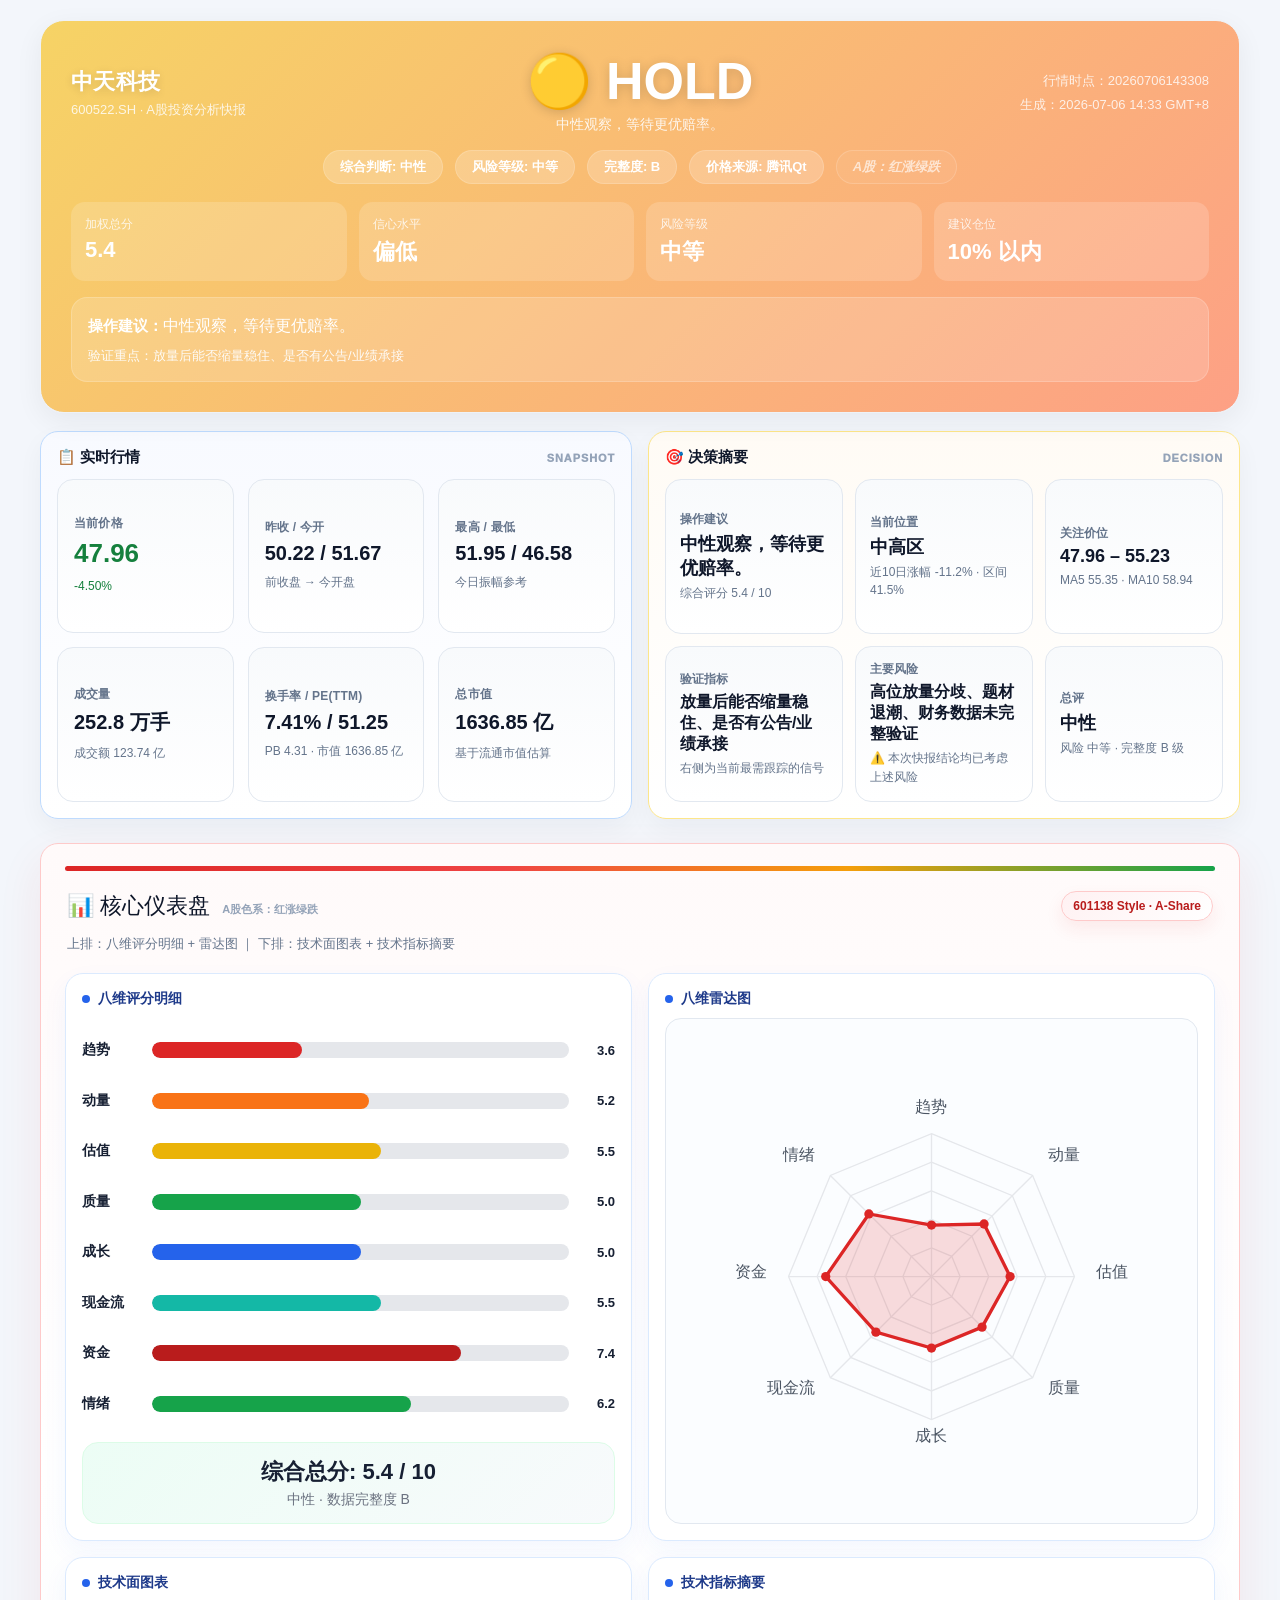
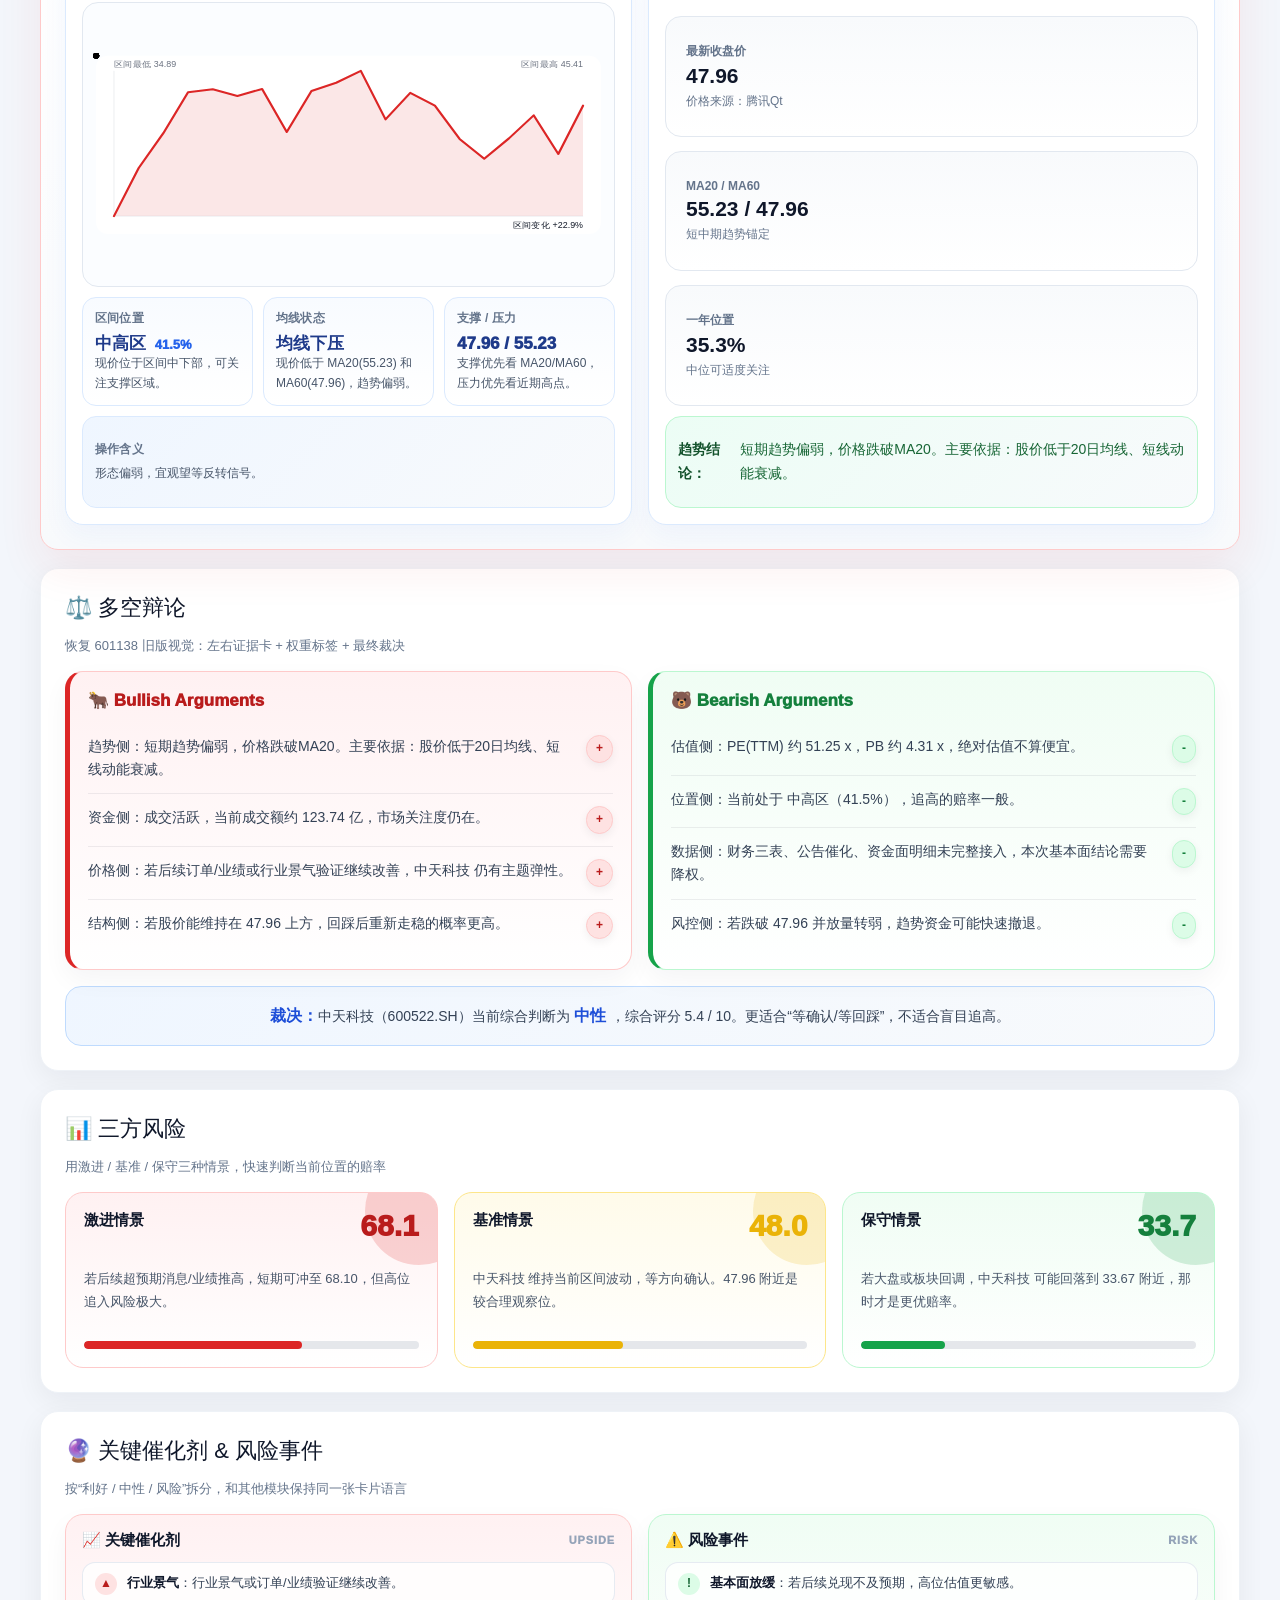
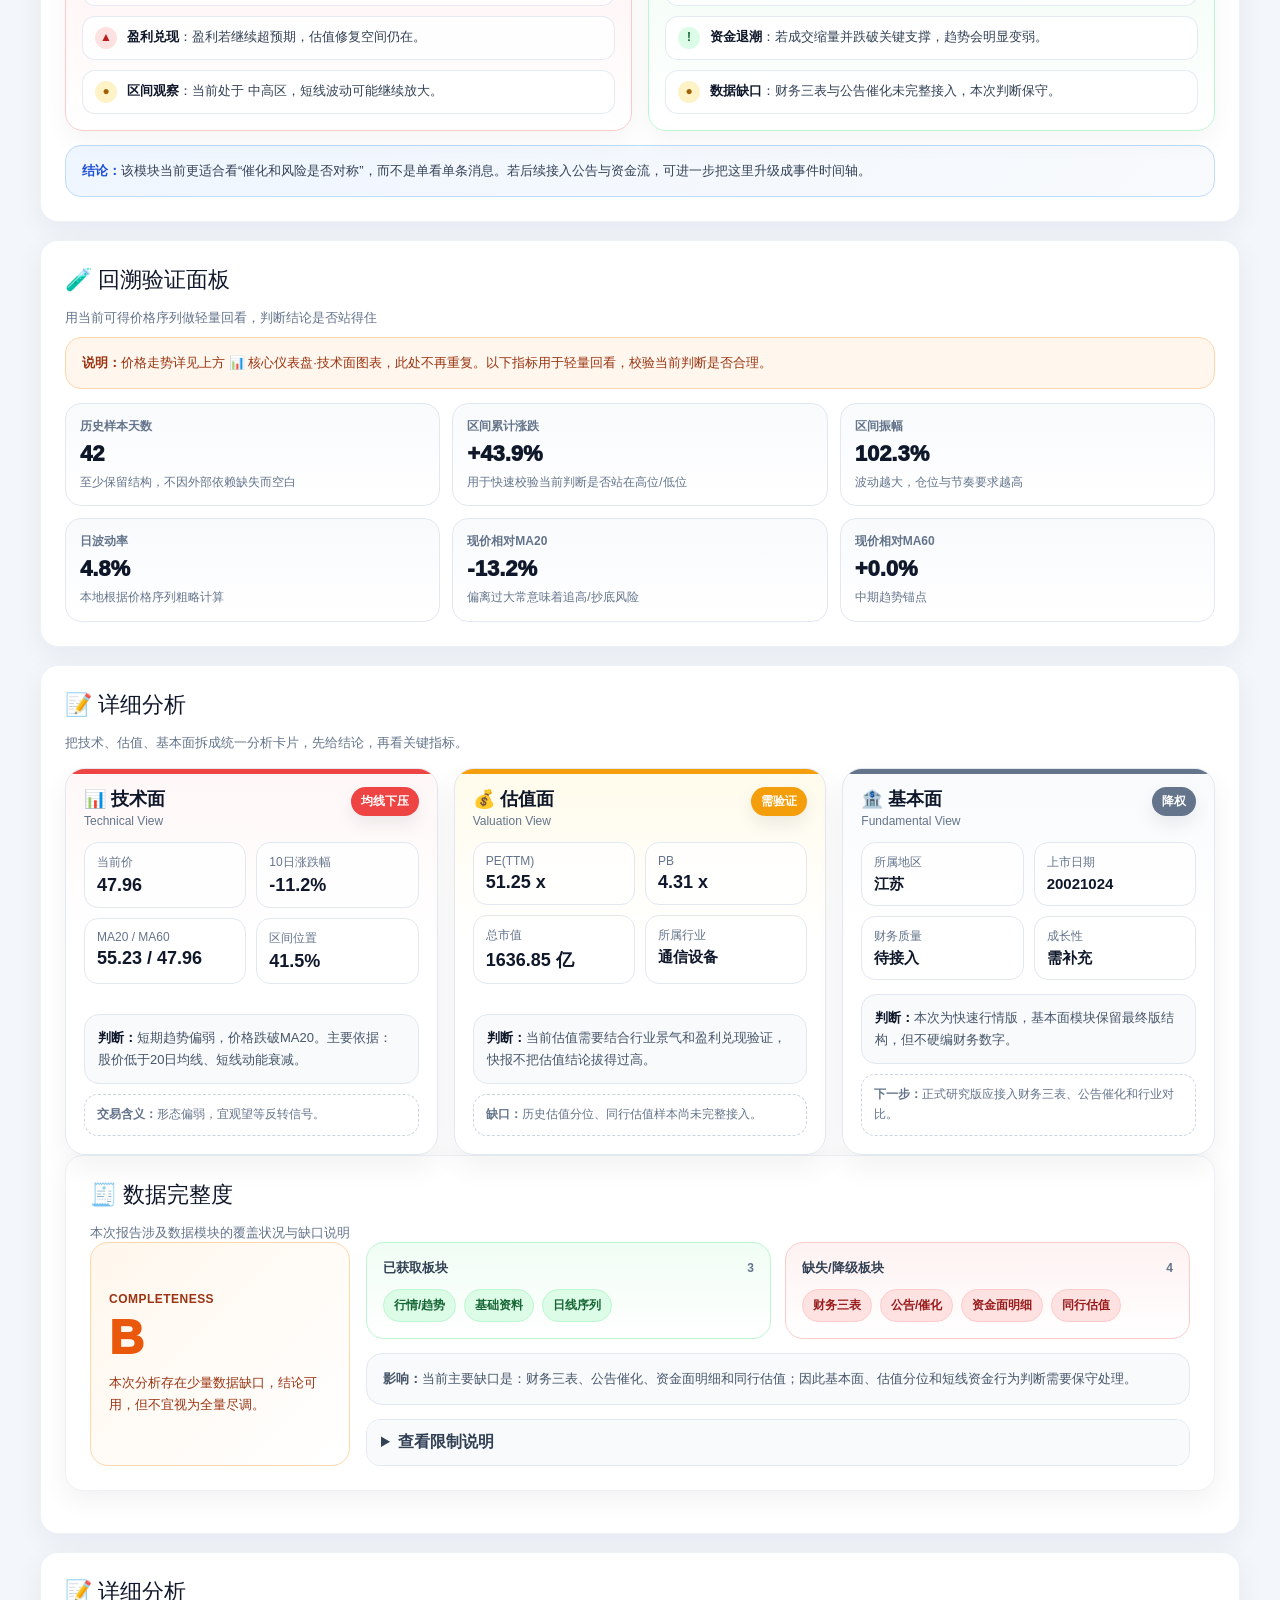
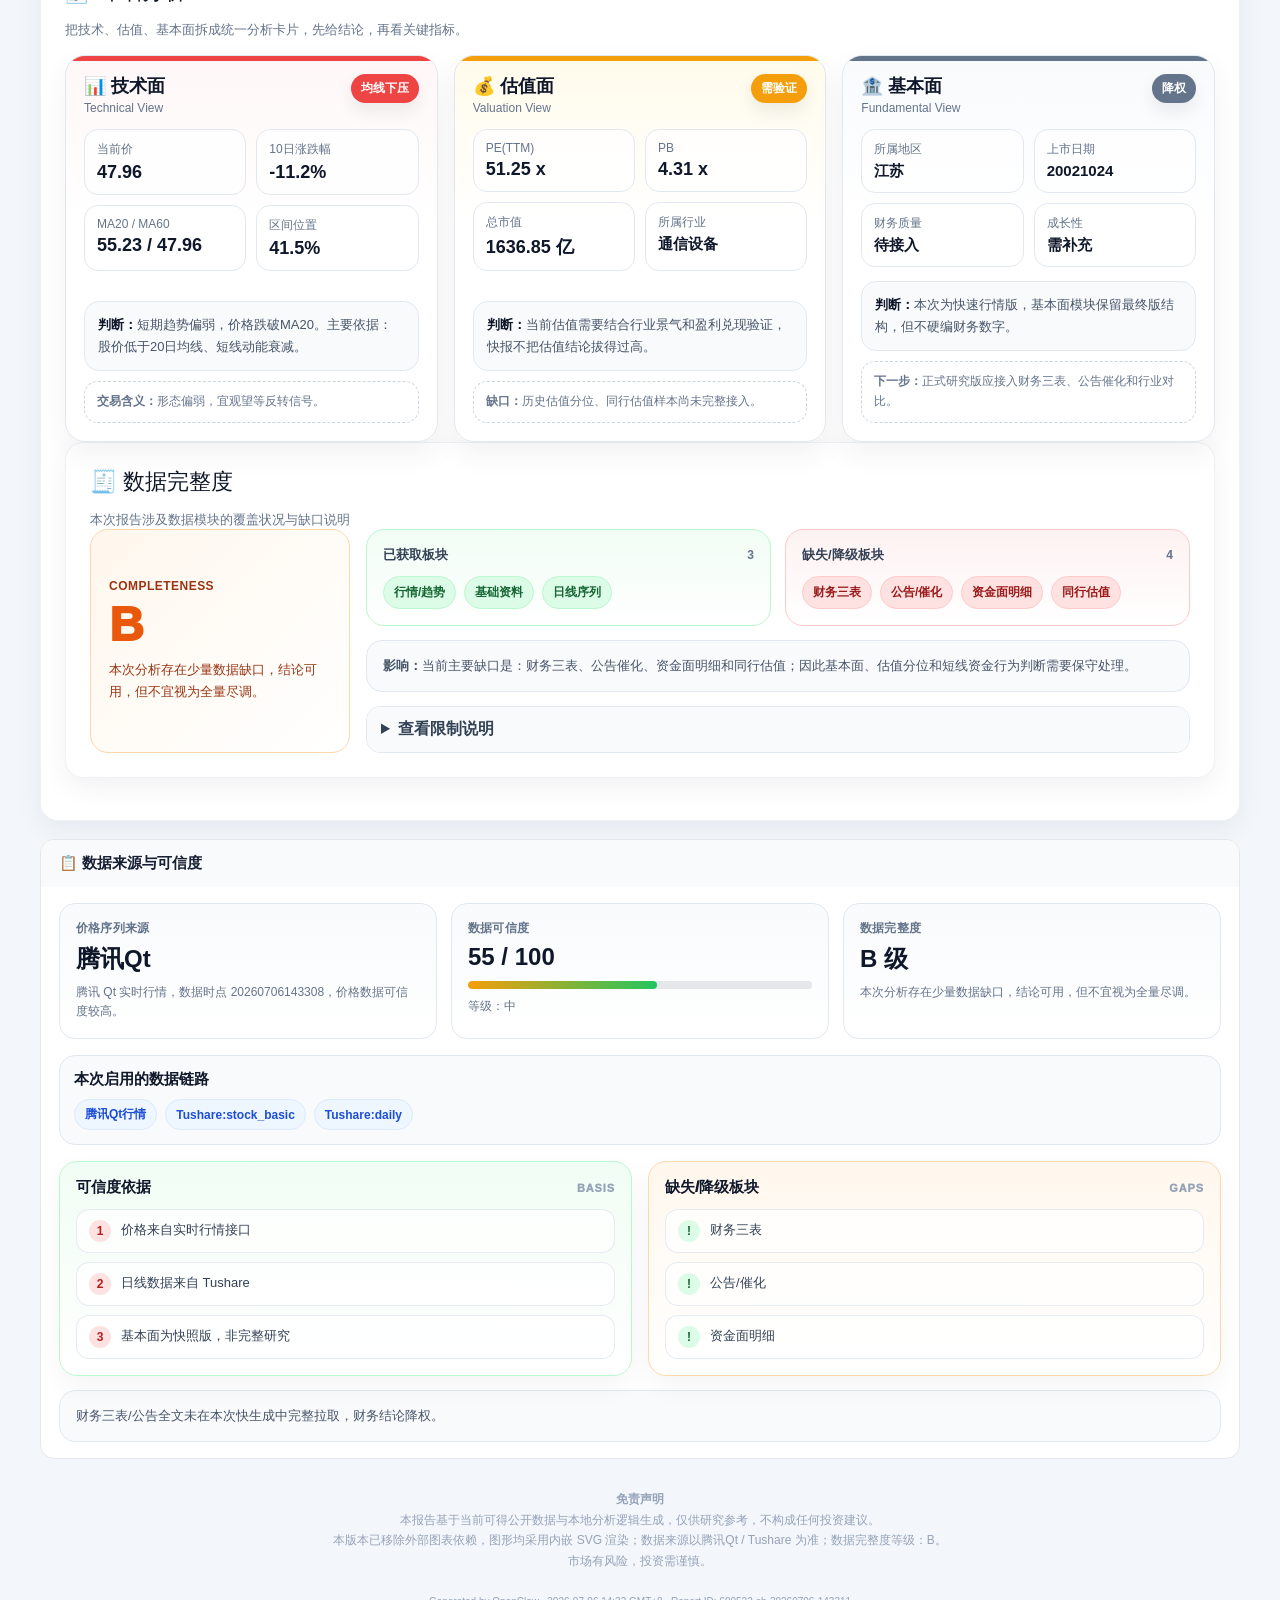
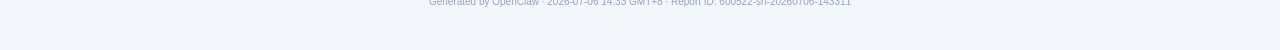
<file: stock/600522/20260706-143311.html>
<!DOCTYPE html><html lang='zh-CN'><head><meta charset='UTF-8'><meta name='viewport' content='width=device-width, initial-scale=1.0'><title>中天科技（600522.SH）投资分析报告｜2026-07-06</title>
<style>
* { box-sizing: border-box; margin: 0; padding: 0; }
body { font-family: -apple-system, 'PingFang SC', 'Microsoft YaHei', sans-serif; background: #f3f6fb; color: #172033; padding: 20px; max-width: 1240px; margin: 0 auto; overflow-x: hidden; }
.card { background: #fff; border-radius: 18px; box-shadow: 0 8px 28px rgba(15,23,42,0.06); padding: 24px; margin-bottom: 18px; border: 1px solid #eef2f7; overflow: visible; }
.flex { display: flex; flex-wrap: wrap; gap: 18px; align-items: stretch; }
.col { flex: 1 1 0; min-width: 300px; }
.section-title { font-size: 22px; margin-bottom: 14px; color: #0f172a; }
.section-sub { font-size: 13px; color: #64748b; margin-top: 6px; }
.decision-card { padding: 30px; border-radius: 24px; color: #fff; position: relative; overflow: hidden; }
.decision-card .dc-header { display:grid; grid-template-columns:1fr auto 1fr; gap:28px; align-items:center; }
.decision-card .dc-left { text-align:left; min-width:180px; }
.decision-card .stock-title { font-size:22px; font-weight:900; letter-spacing:.02em; margin-bottom:4px; text-shadow:0 2px 8px rgba(0,0,0,.14); }
.decision-card .stock-subtitle { font-size:13px; opacity:.82; }
.decision-card .dc-center { text-align:center; }
.decision-card .dc-center h1 { font-size:52px; margin-bottom:4px; text-shadow:0 2px 12px rgba(0,0,0,.16); }
.decision-card .dc-center .dc-rating-sub { font-size:14px; opacity:.88; }
.decision-card .dc-right { min-width:180px; }
.decision-card h1 { font-size: 50px; margin-bottom: 10px; text-shadow: 0 2px 8px rgba(0,0,0,0.15); }
.decision-card .sub { font-size: 18px; opacity: 0.94; }
.badges { display: flex; gap: 12px; justify-content: center; margin: 16px 0; flex-wrap: wrap; }
.badge { padding: 7px 16px; border-radius: 999px; font-size: 13px; font-weight: 700; background: rgba(255,255,255,0.2); border: 1px solid rgba(255,255,255,0.16); }
.price-grid { display: grid; grid-template-columns: repeat(4, 1fr); gap: 12px; margin-top: 18px; }
.price-item { background: rgba(255,255,255,0.16); border-radius: 14px; padding: 14px; }
.price-item .label { font-size: 12px; opacity: 0.82; }
.price-item .value { font-size: 22px; font-weight: 800; margin-top: 4px; }
.paired-dashboard { position:relative; border:1px solid #fecaca; background:linear-gradient(180deg,#fffafa 0%,#ffffff 48%,#f8fafc 100%); box-shadow:0 18px 46px rgba(220,38,38,.08); overflow:hidden; }
.paired-dashboard::before { content:''; display:block; height:5px; border-radius:999px; background:linear-gradient(90deg,#dc2626 0%,#ef4444 38%,#f59e0b 68%,#16a34a 100%); margin:-2px 0 18px; }
.dashboard-head { display:flex; justify-content:space-between; gap:16px; align-items:flex-start; padding:2px 2px 4px; }
.dashboard-head-main { min-width:0; }
.version-pill { flex:0 0 auto; font-size:12px; font-weight:900; color:#b91c1c; background:linear-gradient(135deg,#fff1f2,#ffffff); border:1px solid #fecaca; border-radius:999px; padding:7px 11px; white-space:nowrap; box-shadow:0 8px 18px rgba(220,38,38,.08); }
.pair-grid { display:grid; grid-template-columns:minmax(0,1fr) minmax(0,1fr); gap:16px; align-items:stretch; margin-top:16px; }
.pair-card { border:1px solid #dbeafe; border-radius:18px; background:#fff; padding:16px; box-shadow:0 10px 26px rgba(37,99,235,.05); display:flex; flex-direction:column; min-height:100%; }
.pair-card .svg-wrap { background:#fbfdff; border-color:#e2e8f0; flex:1; min-height:320px; display:flex; align-items:center; justify-content:center; }
.pair-card .svg-wrap svg { max-width:100%; height:auto; }
.pair-title { font-size:14px; font-weight:900; color:#1e3a8a; margin-bottom:10px; display:flex; align-items:center; gap:8px; }
.pair-title::before { content:''; width:8px; height:8px; border-radius:999px; background:#2563eb; display:inline-block; }
.pair-card .scores { flex:0; gap:10px; margin:8px 0 12px; }
.pair-card .score-row { padding:4px 0; }
.pair-card .score-bar { height:14px; }
.pair-card .score-total { margin-top:8px; }
.score-detail-card .scores { flex:1; justify-content:space-evenly; gap:12px; margin:8px 0 14px; }
.score-detail-card .score-row { padding:5px 0; }
.score-detail-card .score-bar { height:16px; }
.score-detail-card .score-total { margin-top:auto; }
.tech-chart-card .svg-wrap { min-height:285px; height:285px; padding:6px 8px 6px; flex:0 0 auto; align-items:center; overflow:hidden; margin-top:0; }
.tech-chart-card .svg-wrap svg { width:100%; max-width:100%; transform:scale(0.98); transform-origin:center center; }
.tech-summary-card .panel-grid { grid-template-columns:1fr; gap:14px; flex:1; align-content:stretch; }
.tech-summary-card .panel { min-height:112px; padding:18px 20px; display:flex; flex-direction:column; justify-content:center; }
.tech-summary-card .p-label { font-size:13px; }
.tech-summary-card .p-value { font-size:27px; line-height:1.15; }
.tech-summary-card .p-note { font-size:12px; margin-top:6px; }
.tech-summary-card .trend-summary { font-size:14px; padding:12px; margin-top:10px; min-height:92px; box-sizing:border-box; display:flex; align-items:center; }
.tech-read-panel { margin-top:10px; display:grid; grid-template-columns:repeat(3,minmax(0,1fr)); gap:10px; }
.tech-read-card { border:1px solid #dbeafe; background:linear-gradient(180deg,#f8fbff 0%,#ffffff 100%); border-radius:14px; padding:12px; }
.tech-read-card.wide { grid-column:1 / -1; background:linear-gradient(135deg,#eff6ff,#f8fafc); min-height:92px; box-sizing:border-box; display:flex; flex-direction:column; justify-content:center; }
.tech-read-label { font-size:12px; font-weight:900; color:#64748b; letter-spacing:.02em; margin-bottom:6px; }
.tech-read-value { font-size:17px; font-weight:950; color:#1e3a8a; line-height:1.25; }
.tech-read-value span { font-size:13px; color:#2563eb; margin-left:4px; }
.tech-read-note { color:#475569; font-size:12px; line-height:1.6; }
.scores { display: flex; flex-direction: column; gap: 8px; margin: 8px 0 12px; }
.score-row { display: flex; align-items: center; gap: 12px; }
.score-label { width: 58px; font-size: 14px; font-weight: 700; flex-shrink: 0; }
.score-bar { flex: 1; height: 16px; background: #e5e7eb; border-radius: 999px; overflow: hidden; }
.score-bar-fill { height: 100%; border-radius: 999px; }
.score-val { width: 34px; text-align: right; font-weight: 700; font-size: 13px; flex-shrink: 0; }
.score-total { text-align: center; font-size: 22px; font-weight: 900; padding: 14px; background: linear-gradient(135deg,#ecfdf5,#f8fafc); border:1px solid #dcfce7; border-radius: 16px; margin-top: 12px; }
.svg-wrap { width: 100%; background: linear-gradient(180deg,#ffffff 0%,#f8fbff 100%); border: 1px solid #e8eef6; border-radius: 16px; padding: 14px; overflow: visible; }
.svg-chart { width: 100%; height: auto; display: block; overflow: visible; }
.bull-bear { display: flex; gap: 16px; margin: 16px 0; }
.bull, .bear { flex: 1; padding: 18px; border-radius: 18px; box-shadow: 0 10px 26px rgba(15,23,42,.045); }
.bull { background: linear-gradient(180deg,#fff1f2 0%,#ffffff 100%); border: 1px solid #fecaca; border-left: 5px solid #dc2626; }
.bear { background: linear-gradient(180deg,#f0fdf4 0%,#ffffff 100%); border: 1px solid #bbf7d0; border-left: 5px solid #16a34a; }
.bull h3, .bear h3 { margin-bottom: 12px; font-size: 17px; font-weight: 950; display:flex; align-items:center; gap:8px; }
.bull h3 { color: #b91c1c; }
.bear h3 { color: #15803d; }
.arg-item { display: flex; justify-content: space-between; align-items: flex-start; gap: 12px; padding: 12px 0; font-size: 14px; line-height: 1.65; border-bottom: 1px solid rgba(15,23,42,0.07); }
.arg-item:last-child { border-bottom: none; }
.arg-item span:first-child { color:#334155; }
.weight-tag { padding: 3px 9px; border-radius: 999px; font-size: 12px; font-weight: 900; flex-shrink: 0; box-shadow:0 3px 10px rgba(15,23,42,.06); }
.weight-tag.plus { background: #fee2e2; color: #b91c1c; border:1px solid #fecaca; }
.weight-tag.minus { background: #dcfce7; color: #15803d; border:1px solid #bbf7d0; }
.debate-verdict { text-align:center; padding:15px 18px; background:linear-gradient(135deg,#eff6ff,#f8fafc); border-radius:16px; margin-top:10px; border:1px solid #bfdbfe; color:#334155; font-size:14px; line-height:1.7; }
.debate-verdict strong { color:#1d4ed8; font-size:16px; }
.scenario-grid { display:grid; grid-template-columns:repeat(3,1fr); gap:16px; margin-top:16px; }
.scenario-card { position:relative; overflow:hidden; min-height:176px; padding:18px; border-radius:18px; border:1px solid #e2e8f0; background:#fff; display:flex; flex-direction:column; justify-content:space-between; }
.scenario-card::after { content:''; position:absolute; right:-36px; top:-36px; width:108px; height:108px; border-radius:50%; opacity:.18; }
.scenario-card.aggressive { background:linear-gradient(180deg,#fff1f2 0%,#ffffff 100%); border-color:#fecaca; }
.scenario-card.neutral { background:linear-gradient(180deg,#fffbea 0%,#ffffff 100%); border-color:#fde68a; }
.scenario-card.conservative { background:linear-gradient(180deg,#f0fdf4 0%,#ffffff 100%); border-color:#bbf7d0; }
.scenario-card.aggressive::after { background:#dc2626; }
.scenario-card.neutral::after { background:#eab308; }
.scenario-card.conservative::after { background:#16a34a; }
.scenario-top { display:flex; justify-content:space-between; align-items:flex-start; gap:12px; position:relative; z-index:1; }
.scenario-name { font-size:15px; font-weight:900; color:#0f172a; }
.scenario-score { font-size:30px; line-height:1; font-weight:950; }
.scenario-desc { position:relative; z-index:1; margin-top:14px; color:#475569; font-size:13px; line-height:1.7; }
.scenario-meter { position:relative; z-index:1; height:8px; border-radius:999px; background:#e5e7eb; overflow:hidden; margin-top:14px; }
.scenario-meter span { display:block; height:100%; border-radius:999px; }

.validation-grid { display:flex; flex-direction:column; gap:14px; margin-top:10px; }
.validation-card-grid { display:grid; grid-template-columns:repeat(3,minmax(0,1fr)); gap:12px; }
@media (max-width: 900px) { .validation-card-grid { grid-template-columns:repeat(2,minmax(0,1fr)); } }
@media (max-width: 640px) { .validation-card-grid { grid-template-columns:1fr; } }
.validation-card { background:linear-gradient(180deg,#f8fafc 0%,#fff 100%); border:1px solid #e2e8f0; border-radius:16px; padding:14px; }
.validation-card .v-label { color:#64748b; font-size:12px; font-weight:800; }
.validation-card .v-value { color:#0f172a; font-size:22px; font-weight:950; margin-top:6px; }
.validation-card .v-note { color:#64748b; font-size:12px; line-height:1.55; margin-top:6px; }
.validation-summary { padding:14px 16px; border-radius:16px; background:#fff7ed; border:1px solid #fed7aa; color:#9a3412; font-size:13px; line-height:1.7; }
.catalyst-grid { display:grid; grid-template-columns:1fr 1fr; gap:16px; margin-top:16px; }
.catalyst-box { border-radius:18px; padding:16px; border:1px solid #e2e8f0; background:#fff; box-shadow:0 10px 26px rgba(15,23,42,.045); }
.catalyst-box.good { background:linear-gradient(180deg,#fff1f2 0%,#ffffff 100%); border-color:#fecaca; }
.catalyst-box.warn { background:linear-gradient(180deg,#f0fdf4 0%,#ffffff 100%); border-color:#bbf7d0; }
.catalyst-box-title { display:flex; align-items:center; justify-content:space-between; gap:12px; font-size:15px; font-weight:950; color:#0f172a; margin-bottom:12px; }
.catalyst-box-title span { font-size:11px; letter-spacing:.08em; color:#94a3b8; text-transform:uppercase; }
.catalyst-list { display:grid; gap:10px; }
.catalyst-item { display:flex; gap:10px; align-items:flex-start; padding:10px 12px; border-radius:13px; background:rgba(255,255,255,.76); border:1px solid rgba(226,232,240,.85); color:#334155; font-size:13px; line-height:1.6; }
.catalyst-dot { flex:0 0 22px; width:22px; height:22px; border-radius:999px; display:inline-flex; align-items:center; justify-content:center; font-size:12px; font-weight:900; }
.catalyst-item.bullish .catalyst-dot { background:#fee2e2; color:#b91c1c; }
.catalyst-item.neutral .catalyst-dot { background:#fef3c7; color:#a16207; }
.catalyst-item.bearish .catalyst-dot { background:#dcfce7; color:#166534; }
.catalyst-item strong { color:#0f172a; }
.catalyst-footer { margin-top:14px; padding:14px 16px; border-radius:16px; background:linear-gradient(135deg,#eff6ff,#f8fafc); border:1px solid #bfdbfe; color:#334155; font-size:13px; line-height:1.7; }
.catalyst-footer strong { color:#1d4ed8; }
.analysis-note { margin-top: 12px; font-size: 14px; color: #6b7280; line-height: 1.8; }
.analysis-card-grid { display:grid; grid-template-columns:repeat(3,minmax(0,1fr)); gap:16px; margin-top:16px; }
.analysis-card { position:relative; border:1px solid #e2e8f0; border-radius:20px; background:#fff; padding:18px; box-shadow:0 12px 30px rgba(15,23,42,.055); overflow:hidden; display:flex; flex-direction:column; min-height:360px; }
.analysis-card::before { content:''; position:absolute; left:0; right:0; top:0; height:5px; background:var(--accent,#dc2626); }
.analysis-card.tech { --accent:#ef4444; background:linear-gradient(180deg,#fff7f7 0%,#ffffff 44%); }
.analysis-card.value { --accent:#f59e0b; background:linear-gradient(180deg,#fffbeb 0%,#ffffff 44%); }
.analysis-card.base { --accent:#64748b; background:linear-gradient(180deg,#f8fafc 0%,#ffffff 44%); }
.analysis-card-head { display:flex; justify-content:space-between; gap:12px; align-items:flex-start; margin-bottom:14px; }
.analysis-card-title { font-size:18px; font-weight:900; color:#0f172a; }
.analysis-card-sub { font-size:12px; color:#64748b; margin-top:3px; }
.analysis-tag { flex:0 0 auto; border-radius:999px; padding:6px 10px; font-size:12px; font-weight:900; color:#fff; background:var(--accent,#dc2626); box-shadow:0 8px 18px rgba(15,23,42,.08); }
.analysis-metric-grid { display:grid; grid-template-columns:repeat(2,minmax(0,1fr)); gap:10px; margin-bottom:14px; }
.analysis-metric { border:1px solid #e2e8f0; background:rgba(255,255,255,.78); border-radius:14px; padding:11px 12px; }
.analysis-metric .m-label { font-size:12px; color:#64748b; margin-bottom:4px; }
.analysis-metric .m-value { font-size:18px; font-weight:900; color:#0f172a; }
.analysis-card-note { margin-top:auto; border-radius:15px; padding:12px 13px; background:#f8fafc; border:1px solid #e2e8f0; color:#475569; font-size:13px; line-height:1.7; }
.analysis-card-note strong { color:#0f172a; }
.analysis-card-risk { margin-top:10px; border-radius:14px; padding:10px 12px; background:rgba(255,255,255,.7); border:1px dashed #cbd5e1; color:#64748b; font-size:12px; line-height:1.65; }
.completeness-panel { display:grid; grid-template-columns:260px 1fr; gap:16px; align-items:stretch; }
.completeness-grade { border-radius:18px; padding:18px; background:linear-gradient(135deg,#fff7ed 0%,#fff 100%); border:1px solid #fed7aa; display:flex; flex-direction:column; justify-content:center; }
.completeness-grade .grade-label { font-size:12px; color:#9a3412; font-weight:900; letter-spacing:.04em; }
.completeness-grade .grade-value { font-size:48px; line-height:1; color:#ea580c; font-weight:950; margin-top:8px; }
.completeness-grade .grade-text { font-size:13px; color:#9a3412; line-height:1.65; margin-top:10px; }
.module-board { display:grid; grid-template-columns:1fr 1fr; gap:14px; }
.module-box { border:1px solid #e2e8f0; border-radius:18px; padding:16px; background:#fff; }
.module-box.good { background:linear-gradient(180deg,#f0fdf4 0%,#fff 100%); border-color:#bbf7d0; }
.module-box.missing { background:linear-gradient(180deg,#fef2f2 0%,#fff 100%); border-color:#fecaca; }
.module-title { font-size:13px; font-weight:900; color:#334155; margin-bottom:12px; display:flex; align-items:center; justify-content:space-between; }
.module-count { font-size:12px; color:#64748b; font-weight:800; }
.module-chip-row { display:flex; flex-wrap:wrap; gap:8px; }
.module-chip { display:inline-flex; align-items:center; padding:7px 10px; border-radius:999px; font-size:12px; font-weight:800; }
.module-chip.good { background:#dcfce7; color:#166534; border:1px solid #bbf7d0; }
.module-chip.missing { background:#fee2e2; color:#991b1b; border:1px solid #fecaca; }
.completeness-impact { margin-top:14px; padding:14px 16px; border-radius:16px; background:#f8fafc; border:1px solid #e2e8f0; color:#475569; font-size:13px; line-height:1.7; }
.inline-fold { margin-top:14px; border:1px solid #e2e8f0; border-radius:14px; background:#fff; overflow:hidden; }
.inline-fold summary { cursor:pointer; padding:12px 14px; font-weight:800; color:#334155; background:#f8fafc; }
.inline-fold .fold-body { padding:12px 16px; color:#475569; font-size:13px; line-height:1.7; }
.source-grid { display:grid; grid-template-columns:repeat(3,1fr); gap:14px; margin-bottom:16px; }
.source-card { background:linear-gradient(180deg,#f8fafc 0%,#ffffff 100%); border:1px solid #e2e8f0; border-radius:16px; padding:16px; min-height:128px; overflow: visible; }
.source-label { font-size:12px; color:#64748b; font-weight:700; letter-spacing:.02em; }
.source-value { font-size:24px; font-weight:900; color:#0f172a; margin-top:6px; }
.source-note { font-size:12px; color:#64748b; line-height:1.65; margin-top:8px; }
.reliability-meter { height:8px; border-radius:999px; background:#e5e7eb; overflow:hidden; margin:10px 0 8px; }
.reliability-meter span { display:block; height:100%; border-radius:999px; background:linear-gradient(90deg,#f59e0b,#22c55e); }
.reliability-board { display:grid; grid-template-columns:minmax(0,1fr) minmax(0,1fr); gap:16px; margin-top:16px; align-items:stretch; }
.reliability-box { border-radius:18px; padding:16px; border:1px solid #e2e8f0; background:#fff; box-shadow:0 10px 26px rgba(15,23,42,.045); display:flex; flex-direction:column; box-sizing:border-box; }
.reliability-box.good { background:linear-gradient(180deg,#f0fdf4 0%,#ffffff 100%); border-color:#bbf7d0; }
.reliability-box.warn { background:linear-gradient(180deg,#fff7ed 0%,#ffffff 100%); border-color:#fed7aa; }
.top-market-board { display:grid; grid-template-columns:minmax(0,1fr) minmax(0,1fr); gap:16px; align-items:stretch; margin-bottom:24px; }
.top-market-board > .reliability-box { height:auto; }
.top-market-board .source-grid,
.top-market-board .panel-grid { grid-template-columns:repeat(3,1fr) !important; grid-auto-rows:1fr; align-items:stretch; margin:0 !important; flex:1; }
.top-market-board .source-card,
.top-market-board .panel { min-height:0 !important; height:auto; box-sizing:border-box; display:flex; flex-direction:column; justify-content:center; }
.reliability-box-title { display:flex; justify-content:space-between; align-items:center; gap:12px; font-size:15px; font-weight:950; color:#0f172a; margin-bottom:12px; }
.reliability-box-title span { font-size:11px; letter-spacing:.08em; color:#94a3b8; text-transform:uppercase; }
.reason-list, .gap-list { display:grid; gap:9px; }
.reason-item, .gap-item { display:flex; gap:10px; align-items:flex-start; padding:10px 12px; border-radius:13px; background:rgba(255,255,255,.74); border:1px solid rgba(226,232,240,.85); color:#334155; font-size:13px; line-height:1.55; }
.reason-dot, .gap-dot { flex:0 0 22px; width:22px; height:22px; border-radius:999px; display:inline-flex; align-items:center; justify-content:center; font-size:12px; font-weight:900; }
.reason-dot { background:#fee2e2; color:#b91c1c; }
.gap-dot { background:#dcfce7; color:#166534; }
.chip-row { display:flex; flex-wrap:wrap; gap:8px; }
.source-chip { display:inline-flex; align-items:center; padding:6px 10px; border-radius:999px; background:#eef6ff; color:#1d4ed8; border:1px solid #dbeafe; font-size:12px; font-weight:700; }
.source-block { background:#f8fafc; border:1px solid #e2e8f0; border-radius:16px; padding:14px; margin:14px 0; }
.source-title { font-size:15px; font-weight:900; margin-bottom:10px; color:#0f172a; }
.trend-summary { margin-top:12px; padding:14px 16px; border-radius:16px; background:linear-gradient(135deg,#ecfdf5,#f8fafc); border:1px solid #bbf7d0; color:#166534; font-size:13px; line-height:1.7; }
.trend-summary strong { color:#14532d; }
.detail-section { border: 1px solid #e5e7eb; border-radius: 14px; margin-bottom: 12px; overflow: hidden; background:#fff; }
.detail-header { list-style: none; padding: 14px 18px; background: #f8fafc; font-weight: 800; font-size: 15px; cursor: pointer; }
.detail-header::-webkit-details-marker { display:none; }
.detail-body { padding: 16px 18px; }
.panel-grid { display:grid; grid-template-columns:repeat(3,1fr); gap:12px; margin-top:14px; }
.panel { background:linear-gradient(180deg,#f8fafc 0%,#fff 100%); border:1px solid #e2e8f0; border-radius:16px; padding:14px; min-height:104px; display:flex; flex-direction:column; justify-content:center; }
.panel .p-label { font-size:12px; color:#64748b; font-weight:800; }
.panel .p-value { font-size:21px; font-weight:900; margin-top:4px; color:#0f172a; }
.panel .p-note { font-size:12px; color:#64748b; margin-top:4px; line-height:1.55; }
.disclosure { font-size: 12px; color: #94a3b8; text-align: center; padding: 18px; line-height: 1.7; }
table.metrics, table { width: 100%; border-collapse: collapse; font-size: 14px; }
table.metrics td, table.metrics th, table td, table th { padding: 8px 12px; border-bottom: 1px solid #e5e7eb; text-align: left; vertical-align: top; }
table.metrics th, table th { font-weight: 700; color: #6b7280; font-size: 12px; text-transform: uppercase; }
.alert { padding: 14px 18px; border-radius: 14px; margin: 12px 0; font-size: 14px; line-height: 1.8; }
.alert-yellow { background: #fefce8; border: 1px solid #fde68a; color: #854d0e; }
.market-up { color:#b91c1c !important; }
.market-down { color:#15803d !important; }
.a-share-note { font-size:11px; color:#94a3b8; margin-left:6px; font-weight:700; }
.alert-green { background: #f0fdf4; border: 1px solid #bbf7d0; color: #166534; }
.alert-red { background: #fef2f2; border: 1px solid #fecaca; color: #991b1b; }
@media (max-width: 900px) { .pair-grid, .reliability-board, .top-market-board, .completeness-panel, .analysis-card-grid { grid-template-columns:1fr; } .decision-card .dc-header { grid-template-columns:1fr; gap:14px; text-align:center; } .decision-card .dc-left, .decision-card .dc-right { text-align:center; } .price-grid, .panel-grid, .source-grid, .tech-read-panel { grid-template-columns: repeat(2, 1fr); } .bull-bear, .flex { flex-direction: column; } .scenario-grid { grid-template-columns: 1fr; } .col { min-width: 0; width: 100%; } .version-pill { position:static; display:inline-block; margin-bottom:10px; } }
@media (max-width: 640px) { body { padding: 12px; } .card { padding: 18px; } .decision-card h1 { font-size: 38px; } .price-grid, .panel-grid, .source-grid, .tech-read-panel { grid-template-columns: 1fr; } .svg-wrap { padding: 10px; } }
</style></head><body>
<div class='card decision-card' style='background:linear-gradient(135deg, #f6d365 0%, #fda085 100%);'><div class='dc-header'><div class='dc-left'><div class='stock-title'>中天科技</div><div class='stock-subtitle'>600522.SH · A股投资分析快报</div></div><div class='dc-center'><h1>🟡 HOLD</h1><div class='dc-rating-sub'>中性观察，等待更优赔率。</div></div><div class='dc-right'><div class='stock-subtitle' style='text-align:right;opacity:.82;'>行情时点：20260706143308</div><div class='stock-subtitle' style='text-align:right;opacity:.82;margin-top:6px;'>生成：2026-07-06 14:33 GMT+8</div></div></div><div class='badges'><span class="badge">综合判断: 中性</span><span class="badge">风险等级: 中等</span><span class="badge">完整度: B</span><span class="badge">价格来源: 腾讯Qt</span><span class="badge" style="background:rgba(255,255,255,.06);color:rgba(255,255,255,.65);font-style:italic;">A股：红涨绿跌</span></div><div class='price-grid'><div class='price-item'><div class='label'>加权总分</div><div class='value'>5.4</div></div><div class='price-item'><div class='label'>信心水平</div><div class='value'>偏低</div></div><div class='price-item'><div class='label'>风险等级</div><div class='value'>中等</div></div><div class='price-item'><div class='label'>建议仓位</div><div class='value'>10% 以内</div></div></div><div style='margin-top:16px;padding:14px 16px;border-radius:16px;background:rgba(255,255,255,.16);border:1px solid rgba(255,255,255,.18);text-align:left;line-height:1.7;'><strong style='font-size:15px;'>操作建议：</strong>中性观察，等待更优赔率。<br><span style='display:block;margin-top:6px;opacity:.92;font-size:13px;'>验证重点：放量后能否缩量稳住、是否有公告/业绩承接</span></div></div>

<div class='top-market-board'><div class='reliability-box good' style='background:linear-gradient(180deg,#f8faff 0%,#ffffff 100%);border-color:#bfdbfe;'><div class='reliability-box-title'>📋 实时行情 <span>Snapshot</span></div><div class='source-grid' style='grid-template-columns:repeat(3,1fr);grid-auto-rows:1fr;margin-bottom:0;align-items:stretch;'><div class='source-card'><div class='source-label'>当前价格</div><div class='source-value market-down' style='font-size:26px;'>47.96</div><div class='source-note market-down'>-4.50%</div></div><div class='source-card'><div class='source-label'>昨收 / 今开</div><div class='source-value' style='font-size:20px;'>50.22 / 51.67</div><div class='source-note'>前收盘 → 今开盘</div></div><div class='source-card'><div class='source-label'>最高 / 最低</div><div class='source-value' style='font-size:20px;'>51.95 / 46.58</div><div class='source-note'>今日振幅参考</div></div><div class='source-card'><div class='source-label'>成交量</div><div class='source-value' style='font-size:20px;'>252.8 万手</div><div class='source-note'>成交额 123.74 亿</div></div><div class='source-card'><div class='source-label'>换手率 / PE(TTM)</div><div class='source-value' style='font-size:20px;'>7.41% / 51.25</div><div class='source-note'>PB 4.31 · 市值 1636.85 亿</div></div><div class='source-card'><div class='source-label'>总市值</div><div class='source-value' style='font-size:20px;'>1636.85 亿</div><div class='source-note'>基于流通市值估算</div></div></div></div><div class='reliability-box warn' style='background:linear-gradient(180deg,#fffbf5 0%,#ffffff 100%);border-color:#fde68a;'><div class='reliability-box-title'>🎯 决策摘要 <span>Decision</span></div><div class='panel-grid' style='grid-template-columns:repeat(3,1fr);grid-auto-rows:1fr;margin-top:0;align-items:stretch;'><div class='panel'><div class='p-label'>操作建议</div><div class='p-value' style='font-size:18px;'>中性观察，等待更优赔率。</div><div class='p-note'>综合评分 5.4 / 10</div></div><div class='panel'><div class='p-label'>当前位置</div><div class='p-value' style='font-size:18px;'>中高区</div><div class='p-note'>近10日涨幅 -11.2% · 区间 41.5%</div></div><div class='panel'><div class='p-label'>关注价位</div><div class='p-value' style='font-size:18px;'>47.96 – 55.23</div><div class='p-note'>MA5 55.35 · MA10 58.94</div></div><div class='panel'><div class='p-label'>验证指标</div><div class='p-value' style='font-size:16px;'>放量后能否缩量稳住、是否有公告/业绩承接</div><div class='p-note'>右侧为当前最需跟踪的信号</div></div><div class='panel'><div class='p-label'>主要风险</div><div class='p-value' style='font-size:16px;'>高位放量分歧、题材退潮、财务数据未完整验证</div><div class='p-note'>⚠️ 本次快报结论均已考虑上述风险</div></div><div class='panel'><div class='p-label'>总评</div><div class='p-value' style='font-size:18px;'>中性</div><div class='p-note'>风险 中等 · 完整度 B 级</div></div></div></div></div>

        <div class='card paired-dashboard'><div class='dashboard-head'><div class='dashboard-head-main'><div class='section-title'>📊 核心仪表盘 <span class='a-share-note'>A股色系：红涨绿跌</span></div><div class='section-sub'>上排：八维评分明细 + 雷达图 ｜ 下排：技术面图表 + 技术指标摘要</div></div><div class='version-pill'>601138 Style · A-Share</div></div>
<div class='pair-grid'><div class='pair-card score-detail-card'><div class='pair-title'>八维评分明细</div><div class='scores'><div class="score-row"><span class="score-label">趋势</span><div class="score-bar"><div class="score-bar-fill" style="width:36%;background:#dc2626;"></div></div><span class="score-val">3.6</span></div>
<div class="score-row"><span class="score-label">动量</span><div class="score-bar"><div class="score-bar-fill" style="width:52%;background:#f97316;"></div></div><span class="score-val">5.2</span></div>
<div class="score-row"><span class="score-label">估值</span><div class="score-bar"><div class="score-bar-fill" style="width:55%;background:#eab308;"></div></div><span class="score-val">5.5</span></div>
<div class="score-row"><span class="score-label">质量</span><div class="score-bar"><div class="score-bar-fill" style="width:50%;background:#16a34a;"></div></div><span class="score-val">5.0</span></div>
<div class="score-row"><span class="score-label">成长</span><div class="score-bar"><div class="score-bar-fill" style="width:50%;background:#2563eb;"></div></div><span class="score-val">5.0</span></div>
<div class="score-row"><span class="score-label">现金流</span><div class="score-bar"><div class="score-bar-fill" style="width:55%;background:#14b8a6;"></div></div><span class="score-val">5.5</span></div>
<div class="score-row"><span class="score-label">资金</span><div class="score-bar"><div class="score-bar-fill" style="width:74%;background:#b91c1c;"></div></div><span class="score-val">7.4</span></div>
<div class="score-row"><span class="score-label">情绪</span><div class="score-bar"><div class="score-bar-fill" style="width:62%;background:#16a34a;"></div></div><span class="score-val">6.2</span></div></div><div class='score-total'>综合总分: 5.4 / 10<div style='font-size:14px;font-weight:500;color:#6b7280;margin-top:4px;'>中性 · 数据完整度 B</div></div></div>
<div class='pair-card radar-card'><div class='pair-title'>八维雷达图</div><div class='svg-wrap'><svg viewBox='0 0 380 360' class='svg-chart' role='img' aria-label='radar chart'><polygon points="190.0,162.4 205.3,168.7 211.6,184.0 205.3,199.3 190.0,205.6 174.7,199.3 168.4,184.0 174.7,168.7" fill="none" stroke="#e5e7eb" stroke-width="1"/>
<polygon points="190.0,140.8 220.5,153.5 233.2,184.0 220.5,214.5 190.0,227.2 159.5,214.5 146.8,184.0 159.5,153.5" fill="none" stroke="#e5e7eb" stroke-width="1"/>
<polygon points="190.0,119.2 235.8,138.2 254.8,184.0 235.8,229.8 190.0,248.8 144.2,229.8 125.2,184.0 144.2,138.2" fill="none" stroke="#e5e7eb" stroke-width="1"/>
<polygon points="190.0,97.6 251.1,122.9 276.4,184.0 251.1,245.1 190.0,270.4 128.9,245.1 103.6,184.0 128.9,122.9" fill="none" stroke="#e5e7eb" stroke-width="1"/>
<polygon points="190.0,76.0 266.4,107.6 298.0,184.0 266.4,260.4 190.0,292.0 113.6,260.4 82.0,184.0 113.6,107.6" fill="none" stroke="#e5e7eb" stroke-width="1"/>
<line x1="190" y1="184" x2="190.0" y2="76.0" stroke="#e5e7eb" stroke-width="1"/>
<line x1="190" y1="184" x2="266.4" y2="107.6" stroke="#e5e7eb" stroke-width="1"/>
<line x1="190" y1="184" x2="298.0" y2="184.0" stroke="#e5e7eb" stroke-width="1"/>
<line x1="190" y1="184" x2="266.4" y2="260.4" stroke="#e5e7eb" stroke-width="1"/>
<line x1="190" y1="184" x2="190.0" y2="292.0" stroke="#e5e7eb" stroke-width="1"/>
<line x1="190" y1="184" x2="113.6" y2="260.4" stroke="#e5e7eb" stroke-width="1"/>
<line x1="190" y1="184" x2="82.0" y2="184.0" stroke="#e5e7eb" stroke-width="1"/>
<line x1="190" y1="184" x2="113.6" y2="107.6" stroke="#e5e7eb" stroke-width="1"/>
<polygon points="190.0,145.1 229.7,144.3 249.4,184.0 228.2,222.2 190.0,238.0 148.0,226.0 110.1,184.0 142.7,136.7" fill="rgba(220,38,38,0.16)" stroke="#dc2626" stroke-width="2.5"/>
<circle cx="190.0" cy="145.1" r="3.5" fill="#dc2626"/>
<circle cx="229.7" cy="144.3" r="3.5" fill="#dc2626"/>
<circle cx="249.4" cy="184.0" r="3.5" fill="#dc2626"/>
<circle cx="228.2" cy="222.2" r="3.5" fill="#dc2626"/>
<circle cx="190.0" cy="238.0" r="3.5" fill="#dc2626"/>
<circle cx="148.0" cy="226.0" r="3.5" fill="#dc2626"/>
<circle cx="110.1" cy="184.0" r="3.5" fill="#dc2626"/>
<circle cx="142.7" cy="136.7" r="3.5" fill="#dc2626"/>
<text x="190.0" y="60.0" text-anchor="middle" fill="#4b5563" font-size="12">趋势</text>
<text x="277.7" y="96.3" text-anchor="start" fill="#4b5563" font-size="12">动量</text>
<text x="314.0" y="184.0" text-anchor="start" fill="#4b5563" font-size="12">估值</text>
<text x="277.7" y="271.7" text-anchor="start" fill="#4b5563" font-size="12">质量</text>
<text x="190.0" y="308.0" text-anchor="middle" fill="#4b5563" font-size="12">成长</text>
<text x="102.3" y="271.7" text-anchor="end" fill="#4b5563" font-size="12">现金流</text>
<text x="66.0" y="184.0" text-anchor="end" fill="#4b5563" font-size="12">资金</text>
<text x="102.3" y="96.3" text-anchor="end" fill="#4b5563" font-size="12">情绪</text></svg></div></div></div>
<div class='pair-grid'><div class='pair-card tech-chart-card'><div class='pair-title'>技术面图表</div><div class='svg-wrap'><svg viewBox='0 0 680 240' class='svg-chart' role='img' aria-label='price trend'><svg viewBox="0 0 680 260" class="svg-chart price-hover-chart" xmlns="http://www.w3.org/2000/svg" preserveAspectRatio="none" data-points='[{x:24.00,y:234.00,v:34.89},{x:57.26,y:163.67,v:38.38},{x:90.53,y:112.89,v:40.90},{x:123.79,y:53.24,v:43.86},{x:157.05,y:48.80,v:44.08},{x:190.32,y:58.48,v:43.60},{x:223.58,y:48.40,v:44.10},{x:256.84,y:111.07,v:40.99},{x:290.11,y:51.42,v:43.95},{x:323.37,y:39.33,v:44.55},{x:356.63,y:22.00,v:45.41},{x:389.89,y:92.73,v:41.90},{x:423.16,y:54.04,v:43.82},{x:456.42,y:72.78,v:42.89},{x:489.68,y:121.35,v:40.48},{x:522.95,y:150.17,v:39.05},{x:556.21,y:120.54,v:40.52},{x:589.47,y:86.89,v:42.19},{x:622.74,y:143.32,v:39.39},{x:656.00,y:72.78,v:42.89}]'>
  <rect x="0" y="0" width="680" height="260" rx="16" fill="#ffffff"/>
  <line x1="24" y1="234" x2="656" y2="234" stroke="#e5e7eb" stroke-width="1"/>
  <line x1="24" y1="22" x2="24" y2="234" stroke="#e5e7eb" stroke-width="1"/>
  <path d="M 24.0,234.0 57.3,163.7 90.5,112.9 123.8,53.2 157.1,48.8 190.3,58.5 223.6,48.4 256.8,111.1 290.1,51.4 323.4,39.3 356.6,22.0 389.9,92.7 423.2,54.0 456.4,72.8 489.7,121.3 522.9,150.2 556.2,120.5 589.5,86.9 622.7,143.3 656.0,72.8 L 656.0,234 L 24.0,234 Z" fill="rgba(220,38,38,0.11)"/>
  <polyline points="24.0,234.0 57.3,163.7 90.5,112.9 123.8,53.2 157.1,48.8 190.3,58.5 223.6,48.4 256.8,111.1 290.1,51.4 323.4,39.3 356.6,22.0 389.9,92.7 423.2,54.0 456.4,72.8 489.7,121.3 522.9,150.2 556.2,120.5 589.5,86.9 622.7,143.3 656.0,72.8" fill="none" stroke="#dc2626" stroke-width="3" stroke-linecap="round" stroke-linejoin="round"/>
  <circle cx="{:.1f}" cy="{:.1f}" r="4" fill="{}" opacity="0.92"><title>第{}个点 · 24.00</title></circle>
  <circle cx="{:.1f}" cy="{:.1f}" r="4" fill="{}" opacity="0.92"><title>第{}个点 · 57.26</title></circle>
  <circle cx="{:.1f}" cy="{:.1f}" r="4" fill="{}" opacity="0.92"><title>第{}个点 · 90.53</title></circle>
  <circle cx="{:.1f}" cy="{:.1f}" r="4" fill="{}" opacity="0.92"><title>第{}个点 · 123.79</title></circle>
  <circle cx="{:.1f}" cy="{:.1f}" r="4" fill="{}" opacity="0.92"><title>第{}个点 · 157.05</title></circle>
  <circle cx="{:.1f}" cy="{:.1f}" r="4" fill="{}" opacity="0.92"><title>第{}个点 · 190.32</title></circle>
  <circle cx="{:.1f}" cy="{:.1f}" r="4" fill="{}" opacity="0.92"><title>第{}个点 · 223.58</title></circle>
  <circle cx="{:.1f}" cy="{:.1f}" r="4" fill="{}" opacity="0.92"><title>第{}个点 · 256.84</title></circle>
  <circle cx="{:.1f}" cy="{:.1f}" r="4" fill="{}" opacity="0.92"><title>第{}个点 · 290.11</title></circle>
  <circle cx="{:.1f}" cy="{:.1f}" r="4" fill="{}" opacity="0.92"><title>第{}个点 · 323.37</title></circle>
  <circle cx="{:.1f}" cy="{:.1f}" r="4" fill="{}" opacity="0.92"><title>第{}个点 · 356.63</title></circle>
  <circle cx="{:.1f}" cy="{:.1f}" r="4" fill="{}" opacity="0.92"><title>第{}个点 · 389.89</title></circle>
  <circle cx="{:.1f}" cy="{:.1f}" r="4" fill="{}" opacity="0.92"><title>第{}个点 · 423.16</title></circle>
  <circle cx="{:.1f}" cy="{:.1f}" r="4" fill="{}" opacity="0.92"><title>第{}个点 · 456.42</title></circle>
  <circle cx="{:.1f}" cy="{:.1f}" r="4" fill="{}" opacity="0.92"><title>第{}个点 · 489.68</title></circle>
  <circle cx="{:.1f}" cy="{:.1f}" r="4" fill="{}" opacity="0.92"><title>第{}个点 · 522.95</title></circle>
  <circle cx="{:.1f}" cy="{:.1f}" r="4" fill="{}" opacity="0.92"><title>第{}个点 · 556.21</title></circle>
  <circle cx="{:.1f}" cy="{:.1f}" r="4" fill="{}" opacity="0.92"><title>第{}个点 · 589.47</title></circle>
  <circle cx="{:.1f}" cy="{:.1f}" r="4" fill="{}" opacity="0.92"><title>第{}个点 · 622.74</title></circle>
  <circle cx="{:.1f}" cy="{:.1f}" r="4" fill="{}" opacity="0.92"><title>第{}个点 · 656.00</title></circle>
  <text x="24" y="16" fill="#6b7280" font-size="12">区间最低 34.89</text>
  <text x="656" y="16" text-anchor="end" fill="#6b7280" font-size="12">区间最高 45.41</text>
  <text x="656" y="252" text-anchor="end" fill="#111827" font-size="12">区间变化 +22.9%</text>
  <g id="priceHoverGuide" opacity="0" pointer-events="none">
    <line x1="0" y1="22" x2="0" y2="234" stroke="#94a3b8" stroke-dasharray="4 4"/>
    <circle cx="0" cy="0" r="5" fill="#dc2626" stroke="#fff" stroke-width="2"/>
    <rect x="0" y="0" rx="8" ry="8" width="92" height="24" fill="#0f172a" opacity="0.86"/>
    <text x="46" y="16" text-anchor="middle" fill="#fff" font-size="12" id="priceHoverText">--</text>
  </g>
</svg><script><![CDATA[
(function(){
var svg=document.currentScript&&document.currentScript.ownerSVGElement?document.currentScript.ownerSVGElement:null;
if(!svg)return;
var pts=JSON.parse(svg.dataset.points||'[]');
var guide=svg.getElementById('priceHoverGuide');
var textEl=svg.getElementById('priceHoverText');
var line=guide?guide.querySelector('line'):null;
var circle=guide?guide.querySelector('circle'):null;
var tip=guide?guide.querySelector('rect'):null;
var vb=svg.viewBox.baseVal;
function show(idx){
var p=pts[idx];if(!p)return;
guide.setAttribute('opacity','1');
if(line){line.setAttribute('x1',p.x);line.setAttribute('x2',p.x);}
if(circle){circle.setAttribute('cx',p.x);circle.setAttribute('cy',p.y);}
if(tip&&textEl){
var label=(idx+1)+' | '+p.v.toFixed(2);
textEl.textContent=label;
var w=Math.max(80,label.length*7.5);
var tx=Math.min(Math.max(8,p.x-w/2),vb.width-w-8);
var ty=Math.max(8,p.y-34);
tip.setAttribute('width',w);tip.setAttribute('x',tx);tip.setAttribute('y',ty);
textEl.setAttribute('x',tx+w/2);textEl.setAttribute('y',ty+16);
}}
svg.addEventListener('pointerleave',function(){guide.setAttribute('opacity','0');});
svg.addEventListener('pointermove',function(e){
var pt=svg.createSVGPoint();pt.x=e.clientX;pt.y=e.clientY;
var loc=pt.matrixTransform(svg.getScreenCTM().inverse());
var best=0,dist=Infinity;
pts.forEach(function(p,i){var d=Math.abs(p.x-loc.x);if(d<dist){dist=d;best=i;}});
show(best);
});
show(pts.length-1);
})();
]]></script></svg></div>
<div class='tech-read-panel'>
<div class="tech-read-card"><div class="tech-read-label">区间位置</div><div class="tech-read-value">中高区 <span>41.5%</span></div><div class="tech-read-note">现价位于区间中下部，可关注支撑区域。</div></div>
<div class="tech-read-card"><div class="tech-read-label">均线状态</div><div class="tech-read-value">均线下压</div><div class="tech-read-note">现价低于 MA20(55.23) 和 MA60(47.96)，趋势偏弱。</div></div>
<div class="tech-read-card"><div class="tech-read-label">支撑 / 压力</div><div class="tech-read-value">47.96 / 55.23</div><div class="tech-read-note">支撑优先看 MA20/MA60，压力优先看近期高点。</div></div>
<div class="tech-read-card wide"><div class="tech-read-label">操作含义</div><div class="tech-read-note">形态偏弱，宜观望等反转信号。</div></div>
</div></div>
<div class='pair-card tech-summary-card'><div class='pair-title'>技术指标摘要</div>
<div class='panel-grid'>
<div class='panel'><div class='p-label'>最新收盘价</div><div class='p-value'>47.96</div><div class='p-note'>价格来源：腾讯Qt</div></div>
<div class='panel'><div class='p-label'>MA20 / MA60</div><div class='p-value'>55.23 / 47.96</div><div class='p-note'>短中期趋势锚定</div></div>
<div class='panel'><div class='p-label'>一年位置</div><div class='p-value'>35.3%</div><div class='p-note'>中位可适度关注</div></div>
</div>
<div class='trend-summary'><strong>趋势结论：</strong>短期趋势偏弱，价格跌破MA20。主要依据：股价低于20日均线、短线动能衰减。</div>
</div></div></div>

<div class='card'><div class='section-title'>⚖️ 多空辩论</div><div class='section-sub'>恢复 601138 旧版视觉：左右证据卡 + 权重标签 + 最终裁决</div><div class='bull-bear'>
<div class='bull'><h3>🐂 Bullish Arguments</h3>
<div class="arg-item"><span>趋势侧：短期趋势偏弱，价格跌破MA20。主要依据：股价低于20日均线、短线动能衰减。</span><span class="weight-tag plus">+</span></div>
<div class="arg-item"><span>资金侧：成交活跃，当前成交额约 123.74 亿，市场关注度仍在。</span><span class="weight-tag plus">+</span></div>
<div class="arg-item"><span>价格侧：若后续订单/业绩或行业景气验证继续改善，中天科技 仍有主题弹性。</span><span class="weight-tag plus">+</span></div>
<div class="arg-item"><span>结构侧：若股价能维持在 47.96 上方，回踩后重新走稳的概率更高。</span><span class="weight-tag plus">+</span></div>
</div>
<div class='bear'><h3>🐻 Bearish Arguments</h3>
<div class="arg-item"><span>估值侧：PE(TTM) 约 51.25 x，PB 约 4.31 x，绝对估值不算便宜。</span><span class="weight-tag minus">-</span></div>
<div class="arg-item"><span>位置侧：当前处于 中高区（41.5%），追高的赔率一般。</span><span class="weight-tag minus">-</span></div>
<div class="arg-item"><span>数据侧：财务三表、公告催化、资金面明细未完整接入，本次基本面结论需要降权。</span><span class="weight-tag minus">-</span></div>
<div class="arg-item"><span>风控侧：若跌破 47.96 并放量转弱，趋势资金可能快速撤退。</span><span class="weight-tag minus">-</span></div>
</div></div><div class='debate-verdict'><strong>裁决：</strong>中天科技（600522.SH）当前综合判断为<strong> 中性 </strong>，综合评分 5.4 / 10。更适合“等确认/等回踩”，不适合盲目追高。</div></div>

<div class='card'><div class='section-title'>📊 三方风险</div><div class='section-sub'>用激进 / 基准 / 保守三种情景，快速判断当前位置的赔率</div><div class='scenario-grid'>
<div class='scenario-card aggressive'><div class='scenario-top'><div class='scenario-name'>激进情景</div><div class='scenario-score' style='color:#b91c1c;'>68.1</div></div><div class='scenario-desc'>若后续超预期消息/业绩推高，短期可冲至 68.10，但高位追入风险极大。</div><div class='scenario-meter'><span style='width:65%;background:#dc2626;'></span></div></div>
<div class='scenario-card neutral'><div class='scenario-top'><div class='scenario-name'>基准情景</div><div class='scenario-score' style='color:#eab308;'>48.0</div></div><div class='scenario-desc'>中天科技 维持当前区间波动，等方向确认。47.96 附近是较合理观察位。</div><div class='scenario-meter'><span style='width:45%;background:#eab308;'></span></div></div>
<div class='scenario-card conservative'><div class='scenario-top'><div class='scenario-name'>保守情景</div><div class='scenario-score' style='color:#15803d;'>33.7</div></div><div class='scenario-desc'>若大盘或板块回调，中天科技 可能回落到 33.67 附近，那时才是更优赔率。</div><div class='scenario-meter'><span style='width:25%;background:#16a34a;'></span></div></div>
</div></div>

<div class='card'><div class='section-title'>🔮 关键催化剂 & 风险事件</div><div class='section-sub'>按“利好 / 中性 / 风险”拆分，和其他模块保持同一张卡片语言</div><div class='catalyst-grid'><div class='catalyst-box good'><div class='catalyst-box-title'>📈 关键催化剂 <span>Upside</span></div><div class='catalyst-list'><div class='catalyst-item bullish'><span class='catalyst-dot'>▲</span><span><strong>行业景气</strong>：行业景气或订单/业绩验证继续改善。</span></div><div class='catalyst-item bullish'><span class='catalyst-dot'>▲</span><span><strong>盈利兑现</strong>：盈利若继续超预期，估值修复空间仍在。</span></div><div class='catalyst-item neutral'><span class='catalyst-dot'>●</span><span><strong>区间观察</strong>：当前处于 中高区，短线波动可能继续放大。</span></div></div></div><div class='catalyst-box warn'><div class='catalyst-box-title'>⚠️ 风险事件 <span>Risk</span></div><div class='catalyst-list'><div class='catalyst-item bearish'><span class='catalyst-dot'>!</span><span><strong>基本面放缓</strong>：若后续兑现不及预期，高位估值更敏感。</span></div><div class='catalyst-item bearish'><span class='catalyst-dot'>!</span><span><strong>资金退潮</strong>：若成交缩量并跌破关键支撑，趋势会明显变弱。</span></div><div class='catalyst-item neutral'><span class='catalyst-dot'>●</span><span><strong>数据缺口</strong>：财务三表与公告催化未完整接入，本次判断保守。</span></div></div></div></div><div class='catalyst-footer'><strong>结论：</strong>该模块当前更适合看“催化和风险是否对称”，而不是单看单条消息。若后续接入公告与资金流，可进一步把这里升级成事件时间轴。</div></div>

<div class='card'><div class='section-title'>🧪 回溯验证面板</div><div class='section-sub'>用当前可得价格序列做轻量回看，判断结论是否站得住</div><div class='validation-grid'><div class='validation-summary'><strong>说明：</strong>价格走势详见上方 📊 核心仪表盘·技术面图表，此处不再重复。以下指标用于轻量回看，校验当前判断是否合理。</div><div class='validation-card-grid'><div class="validation-card"><div class="v-label">历史样本天数</div><div class="v-value">42</div><div class="v-note">至少保留结构，不因外部依赖缺失而空白</div></div><div class="validation-card"><div class="v-label">区间累计涨跌</div><div class="v-value">+43.9%</div><div class="v-note">用于快速校验当前判断是否站在高位/低位</div></div><div class="validation-card"><div class="v-label">区间振幅</div><div class="v-value">102.3%</div><div class="v-note">波动越大，仓位与节奏要求越高</div></div><div class="validation-card"><div class="v-label">日波动率</div><div class="v-value">4.8%</div><div class="v-note">本地根据价格序列粗略计算</div></div><div class="validation-card"><div class="v-label">现价相对MA20</div><div class="v-value">-13.2%</div><div class="v-note">偏离过大常意味着追高/抄底风险</div></div><div class="validation-card"><div class="v-label">现价相对MA60</div><div class="v-value">+0.0%</div><div class="v-note">中期趋势锚点</div></div></div></div></div>

<div class='card'><div class='section-title'>📝 详细分析</div><div class='section-sub'>把技术、估值、基本面拆成统一分析卡片，先给结论，再看关键指标。</div><div class='analysis-card-grid'>
<div class='analysis-card tech'><div class='analysis-card-head'><div><div class='analysis-card-title'>📊 技术面</div><div class='analysis-card-sub'>Technical View</div></div><span class='analysis-tag'>均线下压</span></div><div class='analysis-metric-grid'><div class='analysis-metric'><div class='m-label'>当前价</div><div class='m-value'>47.96</div></div><div class='analysis-metric'><div class='m-label'>10日涨跌幅</div><div class='m-value'>-11.2%</div></div><div class='analysis-metric'><div class='m-label'>MA20 / MA60</div><div class='m-value'>55.23 / 47.96</div></div><div class='analysis-metric'><div class='m-label'>区间位置</div><div class='m-value'>41.5%</div></div></div><div class='analysis-card-note'><strong>判断：</strong>短期趋势偏弱，价格跌破MA20。主要依据：股价低于20日均线、短线动能衰减。</div><div class='analysis-card-risk'><strong>交易含义：</strong>形态偏弱，宜观望等反转信号。</div></div>
<div class='analysis-card value'><div class='analysis-card-head'><div><div class='analysis-card-title'>💰 估值面</div><div class='analysis-card-sub'>Valuation View</div></div><span class='analysis-tag'>需验证</span></div><div class='analysis-metric-grid'><div class='analysis-metric'><div class='m-label'>PE(TTM)</div><div class='m-value'>51.25 x</div></div><div class='analysis-metric'><div class='m-label'>PB</div><div class='m-value'>4.31 x</div></div><div class='analysis-metric'><div class='m-label'>总市值</div><div class='m-value'>1636.85 亿</div></div><div class='analysis-metric'><div class='m-label'>所属行业</div><div class='m-value' style='font-size:15px;'>通信设备</div></div></div><div class='analysis-card-note'><strong>判断：</strong>当前估值需要结合行业景气和盈利兑现验证，快报不把估值结论拔得过高。</div><div class='analysis-card-risk'><strong>缺口：</strong>历史估值分位、同行估值样本尚未完整接入。</div></div>
<div class='analysis-card base'><div class='analysis-card-head'><div><div class='analysis-card-title'>🏦 基本面</div><div class='analysis-card-sub'>Fundamental View</div></div><span class='analysis-tag'>降权</span></div><div class='analysis-metric-grid'><div class='analysis-metric'><div class='m-label'>所属地区</div><div class='m-value' style='font-size:15px;'>江苏</div></div><div class='analysis-metric'><div class='m-label'>上市日期</div><div class='m-value' style='font-size:15px;'>20021024</div></div><div class='analysis-metric'><div class='m-label'>财务质量</div><div class='m-value' style='font-size:15px;'>待接入</div></div><div class='analysis-metric'><div class='m-label'>成长性</div><div class='m-value' style='font-size:15px;'>需补充</div></div></div><div class='analysis-card-note'><strong>判断：</strong>本次为快速行情版，基本面模块保留最终版结构，但不硬编财务数字。</div><div class='analysis-card-risk'><strong>下一步：</strong>正式研究版应接入财务三表、公告催化和行业对比。</div></div>
</div><div class='card'><div class='section-title'>🧾 数据完整度</div><div class='section-sub'>本次报告涉及数据模块的覆盖状况与缺口说明</div><div class='completeness-panel'><div class='completeness-grade'><div class='grade-label'>COMPLETENESS</div><div class='grade-value'>B</div><div class='grade-text'>本次分析存在少量数据缺口，结论可用，但不宜视为全量尽调。</div></div><div><div class='module-board'><div class='module-box good'><div class='module-title'>已获取板块 <span class='module-count'>3</span></div><div class='module-chip-row'><span class='module-chip good'>行情/趋势</span><span class='module-chip good'>基础资料</span><span class='module-chip good'>日线序列</span></div></div><div class='module-box missing'><div class='module-title'>缺失/降级板块 <span class='module-count'>4</span></div><div class='module-chip-row'><span class='module-chip missing'>财务三表</span><span class='module-chip missing'>公告/催化</span><span class='module-chip missing'>资金面明细</span><span class='module-chip missing'>同行估值</span></div></div></div><div class='completeness-impact'><strong>影响：</strong>当前主要缺口是：财务三表、公告催化、资金面明细和同行估值；因此基本面、估值分位和短线资金行为判断需要保守处理。</div><details class='inline-fold'><summary>查看限制说明</summary><div class='fold-body'><ul><li>本次快生成主要使用腾讯Qt行情、Tushare基础资料和日线序列。</li><li>财务三表、公告全文、资金流、同行估值尚未接入本快速链路。</li><li>已保留最终版数据模块结构，避免因数据缺口导致页面模块缺失。</li><li>财务三表/公告全文未在本次快生成中完整拉取，财务结论降权。</li></ul></div></details></div></div></div></div><div class='card'><div class='section-title'>📝 详细分析</div><div class='section-sub'>把技术、估值、基本面拆成统一分析卡片，先给结论，再看关键指标。</div><div class='analysis-card-grid'>
<div class='analysis-card tech'><div class='analysis-card-head'><div><div class='analysis-card-title'>📊 技术面</div><div class='analysis-card-sub'>Technical View</div></div><span class='analysis-tag'>均线下压</span></div><div class='analysis-metric-grid'><div class='analysis-metric'><div class='m-label'>当前价</div><div class='m-value'>47.96</div></div><div class='analysis-metric'><div class='m-label'>10日涨跌幅</div><div class='m-value'>-11.2%</div></div><div class='analysis-metric'><div class='m-label'>MA20 / MA60</div><div class='m-value'>55.23 / 47.96</div></div><div class='analysis-metric'><div class='m-label'>区间位置</div><div class='m-value'>41.5%</div></div></div><div class='analysis-card-note'><strong>判断：</strong>短期趋势偏弱，价格跌破MA20。主要依据：股价低于20日均线、短线动能衰减。</div><div class='analysis-card-risk'><strong>交易含义：</strong>形态偏弱，宜观望等反转信号。</div></div>
<div class='analysis-card value'><div class='analysis-card-head'><div><div class='analysis-card-title'>💰 估值面</div><div class='analysis-card-sub'>Valuation View</div></div><span class='analysis-tag'>需验证</span></div><div class='analysis-metric-grid'><div class='analysis-metric'><div class='m-label'>PE(TTM)</div><div class='m-value'>51.25 x</div></div><div class='analysis-metric'><div class='m-label'>PB</div><div class='m-value'>4.31 x</div></div><div class='analysis-metric'><div class='m-label'>总市值</div><div class='m-value'>1636.85 亿</div></div><div class='analysis-metric'><div class='m-label'>所属行业</div><div class='m-value' style='font-size:15px;'>通信设备</div></div></div><div class='analysis-card-note'><strong>判断：</strong>当前估值需要结合行业景气和盈利兑现验证，快报不把估值结论拔得过高。</div><div class='analysis-card-risk'><strong>缺口：</strong>历史估值分位、同行估值样本尚未完整接入。</div></div>
<div class='analysis-card base'><div class='analysis-card-head'><div><div class='analysis-card-title'>🏦 基本面</div><div class='analysis-card-sub'>Fundamental View</div></div><span class='analysis-tag'>降权</span></div><div class='analysis-metric-grid'><div class='analysis-metric'><div class='m-label'>所属地区</div><div class='m-value' style='font-size:15px;'>江苏</div></div><div class='analysis-metric'><div class='m-label'>上市日期</div><div class='m-value' style='font-size:15px;'>20021024</div></div><div class='analysis-metric'><div class='m-label'>财务质量</div><div class='m-value' style='font-size:15px;'>待接入</div></div><div class='analysis-metric'><div class='m-label'>成长性</div><div class='m-value' style='font-size:15px;'>需补充</div></div></div><div class='analysis-card-note'><strong>判断：</strong>本次为快速行情版，基本面模块保留最终版结构，但不硬编财务数字。</div><div class='analysis-card-risk'><strong>下一步：</strong>正式研究版应接入财务三表、公告催化和行业对比。</div></div>
</div><div class="card"><div class="section-title">🧾 数据完整度</div><div class="section-sub">本次报告涉及数据模块的覆盖状况与缺口说明</div><div class="completeness-panel"><div class="completeness-grade"><div class="grade-label">COMPLETENESS</div><div class="grade-value">B</div><div class="grade-text">本次分析存在少量数据缺口，结论可用，但不宜视为全量尽调。</div></div><div><div class="module-board"><div class="module-box good"><div class="module-title">已获取板块 <span class="module-count">3</span></div><div class="module-chip-row"><span class="module-chip good">行情/趋势</span><span class="module-chip good">基础资料</span><span class="module-chip good">日线序列</span></div></div><div class="module-box missing"><div class="module-title">缺失/降级板块 <span class="module-count">4</span></div><div class="module-chip-row"><span class="module-chip missing">财务三表</span><span class="module-chip missing">公告/催化</span><span class="module-chip missing">资金面明细</span><span class="module-chip missing">同行估值</span></div></div></div><div class="completeness-impact"><strong>影响：</strong>当前主要缺口是：财务三表、公告催化、资金面明细和同行估值；因此基本面、估值分位和短线资金行为判断需要保守处理。</div><details class="inline-fold"><summary>查看限制说明</summary><div class="fold-body"><ul><li>本次快生成主要使用腾讯Qt行情、Tushare基础资料和日线序列。</li><li>财务三表、公告全文、资金流、同行估值尚未接入本快速链路。</li><li>已保留最终版数据模块结构，避免因数据缺口导致页面模块缺失。</li><li>财务三表/公告全文未在本次快生成中完整拉取，财务结论降权。</li></ul></div></details></div></div></div></details></div>

<details class="detail-section" open><summary class="detail-header">📋 数据来源与可信度</summary><div class="detail-body">
<div class="source-grid"><div class="source-card"><div class="source-label">价格序列来源</div><div class="source-value">腾讯Qt</div><div class="source-note">腾讯 Qt 实时行情，数据时点 20260706143308，价格数据可信度较高。</div></div><div class="source-card reliability-score-card"><div class="source-label">数据可信度</div><div class="source-value">55 / 100</div><div class="reliability-meter"><span style="width:55%;"></span></div><div class="source-note">等级：中</div></div><div class="source-card"><div class="source-label">数据完整度</div><div class="source-value">B 级</div><div class="source-note">本次分析存在少量数据缺口，结论可用，但不宜视为全量尽调。</div></div></div>
<div class="source-block"><div class="source-title">本次启用的数据链路</div><div class="chip-row"><span class="source-chip">腾讯Qt行情</span><span class="source-chip">Tushare:stock_basic</span><span class="source-chip">Tushare:daily</span></div></div>
<div class="reliability-board"><div class="reliability-box good"><div class="reliability-box-title">可信度依据 <span>Basis</span></div><div class="reason-list"><div class="reason-item"><span class="reason-dot">1</span><span>价格来自实时行情接口</span></div><div class="reason-item"><span class="reason-dot">2</span><span>日线数据来自 Tushare</span></div><div class="reason-item"><span class="reason-dot">3</span><span>基本面为快照版，非完整研究</span></div></div></div><div class="reliability-box warn"><div class="reliability-box-title">缺失/降级板块 <span>Gaps</span></div><div class="gap-list"><div class="gap-item"><span class="gap-dot">!</span><span>财务三表</span></div><div class="gap-item"><span class="gap-dot">!</span><span>公告/催化</span></div><div class="gap-item"><span class="gap-dot">!</span><span>资金面明细</span></div></div></div></div>
<div style="margin-top:14px;padding:14px 16px;border-radius:16px;background:#f8fafc;border:1px solid #e2e8f0;color:#475569;font-size:13px;line-height:1.7;">财务三表/公告全文未在本次快生成中完整拉取，财务结论降权。</div>
</div></details>
<div class='disclosure'><strong>免责声明</strong><br>本报告基于当前可得公开数据与本地分析逻辑生成，仅供研究参考，不构成任何投资建议。<br>本版本已移除外部图表依赖，图形均采用内嵌 SVG 渲染；数据来源以腾讯Qt / Tushare 为准；数据完整度等级：B。<br>市场有风险，投资需谨慎。<br><br><small>Generated by OpenClaw · 2026-07-06 14:33 GMT+8 · Report ID: 600522-sh-20260706-143311</small></div>
</body></html>
</file>
<file: football/styles.css>
:root {
  color-scheme: dark;
  --bg: #08110f;
  --panel: #101c18;
  --panel-soft: #14231e;
  --ink: #f4f1e8;
  --muted: #9baca4;
  --line: #284038;
  --green: #78d49f;
  --green-soft: #27533c;
  --gold: #e3b65d;
  --red: #e98277;
  --blue: #80b7dd;
}

* { box-sizing: border-box; }

body {
  margin: 0;
  background:
    radial-gradient(circle at 82% 5%, rgba(227, 182, 93, .08), transparent 26rem),
    radial-gradient(circle at 14% 20%, rgba(120, 212, 159, .08), transparent 30rem),
    var(--bg);
  color: var(--ink);
  font-family: "Microsoft YaHei", "PingFang SC", system-ui, sans-serif;
}

.hero,
main,
footer {
  width: min(1180px, calc(100% - 40px));
  margin-inline: auto;
}

.hero {
  min-height: 260px;
  padding: 72px 0 44px;
  display: flex;
  align-items: flex-end;
  justify-content: space-between;
  gap: 32px;
  border-bottom: 1px solid var(--line);
}

.eyebrow,
.section-kicker {
  margin: 0 0 10px;
  color: var(--green);
  font-size: 12px;
  letter-spacing: .18em;
  text-transform: uppercase;
}

h1 {
  margin: 0;
  font-family: Georgia, "Noto Serif SC", serif;
  font-size: clamp(38px, 7vw, 76px);
  font-weight: 500;
  letter-spacing: -.05em;
}

.hero-copy {
  max-width: 660px;
  margin: 20px 0 0;
  color: var(--muted);
  font-size: 17px;
  line-height: 1.8;
}

.status {
  display: flex;
  align-items: center;
  gap: 9px;
  color: var(--muted);
  font-size: 13px;
  white-space: nowrap;
}

.status-dot {
  width: 8px;
  height: 8px;
  border-radius: 50%;
  background: var(--green);
  box-shadow: 0 0 18px rgba(120, 212, 159, .75);
}

main { padding: 58px 0 70px; }

section { margin-bottom: 76px; }

.section-heading {
  display: flex;
  justify-content: space-between;
  align-items: flex-end;
  gap: 24px;
  margin-bottom: 24px;
}

h2 {
  margin: 0;
  font-family: Georgia, "Noto Serif SC", serif;
  font-size: clamp(24px, 4vw, 38px);
  font-weight: 500;
}

.sample-note,
.legend {
  color: var(--muted);
  font-size: 13px;
}

.metric-grid {
  display: grid;
  grid-template-columns: repeat(4, minmax(0, 1fr));
  border-top: 1px solid var(--line);
  border-bottom: 1px solid var(--line);
}

.metric {
  padding: 26px 24px;
  border-right: 1px solid var(--line);
}

.metric:first-child { padding-left: 0; }
.metric:last-child { border-right: 0; }
.metric-label { color: var(--muted); font-size: 13px; }
.metric-value { margin-top: 12px; font: 500 clamp(30px, 5vw, 50px)/1 Georgia, serif; }
.metric-context { margin-top: 10px; color: var(--muted); font-size: 12px; }

.legend { display: flex; flex-wrap: wrap; gap: 18px; }
.legend span { display: inline-flex; align-items: center; gap: 7px; }
.legend i { width: 18px; height: 3px; border-radius: 3px; }
.legend-hit { background: var(--green); }
.legend-brier { background: var(--gold); }

.chart {
  min-height: 330px;
  padding: 18px 0 0;
  border-top: 1px solid var(--line);
}

.chart svg { width: 100%; height: auto; overflow: visible; }
.chart .grid { stroke: var(--line); stroke-width: 1; }
.chart .axis-label { fill: var(--muted); font-size: 11px; }
.chart .hit-line { fill: none; stroke: var(--green); stroke-width: 3; }
.chart .brier-line { fill: none; stroke: var(--gold); stroke-width: 3; }
.chart .hit-point { fill: var(--green); }
.chart .brier-point { fill: var(--gold); }
.chart .empty-chart { color: var(--muted); padding-top: 90px; text-align: center; }

.table-wrap { overflow-x: auto; border-top: 1px solid var(--line); }
table { width: 100%; border-collapse: collapse; min-width: 780px; }
th, td { padding: 17px 12px; border-bottom: 1px solid var(--line); text-align: left; }
th { color: var(--muted); font-size: 12px; font-weight: 500; letter-spacing: .06em; }
td { font-size: 14px; }
td:first-child, th:first-child { padding-left: 0; }
.num { font-variant-numeric: tabular-nums; }

.pill {
  display: inline-flex;
  align-items: center;
  padding: 4px 9px;
  border-radius: 999px;
  background: var(--panel-soft);
  color: var(--muted);
  font-size: 12px;
}
.pill.complete { background: var(--green-soft); color: var(--green); }
.pill.pending { color: var(--gold); }

.empty-state {
  padding: 36px 0;
  color: var(--muted);
}
.empty-state p { margin: 0 0 8px; color: var(--ink); font-size: 18px; }
.empty-state span { font-size: 13px; }

.error-bars { display: grid; gap: 16px; border-top: 1px solid var(--line); padding-top: 24px; }
.error-row { display: grid; grid-template-columns: minmax(190px, 280px) 1fr 42px; gap: 18px; align-items: center; }
.error-name { color: var(--muted); font-size: 13px; }
.error-track { height: 10px; background: var(--panel-soft); border-radius: 8px; overflow: hidden; }
.error-fill { height: 100%; background: linear-gradient(90deg, var(--red), var(--gold)); border-radius: inherit; }
.error-count { text-align: right; font-variant-numeric: tabular-nums; }

footer {
  padding: 24px 0 42px;
  border-top: 1px solid var(--line);
  color: var(--muted);
  font-size: 12px;
}

@media (max-width: 800px) {
  .hero { align-items: flex-start; flex-direction: column; padding-top: 50px; }
  .section-heading { align-items: flex-start; flex-direction: column; }
  .metric-grid { grid-template-columns: repeat(2, minmax(0, 1fr)); }
  .metric { border-bottom: 1px solid var(--line); }
  .metric:nth-child(2) { border-right: 0; }
  .metric:nth-child(3), .metric:nth-child(4) { border-bottom: 0; }
  .metric:nth-child(3) { padding-left: 0; }
}

@media (max-width: 520px) {
  .hero, main, footer { width: min(100% - 24px, 1180px); }
  .metric-grid { grid-template-columns: 1fr; }
  .metric { padding: 22px 0; border-right: 0; border-bottom: 1px solid var(--line) !important; }
  .metric:last-child { border-bottom: 0 !important; }
  .error-row { grid-template-columns: 1fr 42px; gap: 8px 12px; }
  .error-track { grid-column: 1 / -1; grid-row: 2; }
}
</file>
<file: football/docs/assets/style.css>
:root{
  --bg:#f5f6f8; --card:#fff; --border:#e4e7eb; --text:#1f2329; --muted:#8a9099;
  --primary:#0052d9; --primary-bg:#e8f0ff;
  --win:#16a34a; --win-bg:#dcfce7; --lose:#dc2626; --lose-bg:#fee2e2; --pending:#6b7280; --pending-bg:#f3f4f6;
  --gold:#d97706;
}
*{box-sizing:border-box;margin:0;padding:0}
body{font-family:-apple-system,"PingFang SC","Microsoft YaHei",Roboto,Helvetica,Arial,sans-serif;background:var(--bg);color:var(--text);line-height:1.6;font-size:14px}
.wrap{max-width:1100px;margin:0 auto;padding:0 16px}
.topbar{background:linear-gradient(135deg,#0f172a,#1e3a5f);color:#fff;padding:24px 0 20px;border-bottom:3px solid var(--primary)}
.topbar h1{font-size:22px;font-weight:700}
.topbar .sub{font-size:13px;opacity:.85;margin-top:4px}
.topbar .meta{font-size:12px;opacity:.7;margin-top:6px}
main{padding:20px 0 40px}
section{margin-bottom:18px}

.stats-grid{display:grid;grid-template-columns:repeat(auto-fit,minmax(150px,1fr));gap:12px}
.stat-card{background:var(--card);border:1px solid var(--border);border-radius:10px;padding:16px;text-align:center}
.stat-card .v{font-size:24px;font-weight:700;color:var(--primary)}
.stat-card .v.win{color:var(--win)} .stat-card .v.lose{color:var(--lose)}
.stat-card .l{font-size:12px;color:var(--muted);margin-top:4px}

.card{background:var(--card);border:1px solid var(--border);border-radius:10px;padding:18px}
.card h2{font-size:15px;margin-bottom:12px;padding-bottom:8px;border-bottom:1px solid var(--border)}

.parlay-box{font-size:13px}
.parlay-row{display:flex;gap:16px;flex-wrap:wrap;padding:8px 0;border-bottom:1px dashed var(--border)}
.parlay-row:last-child{border:none}
.parlay-tag{display:inline-block;padding:2px 8px;border-radius:4px;background:var(--primary-bg);color:var(--primary);font-weight:600;font-size:12px;margin-right:8px}
.parlay-tag.won{background:var(--win-bg);color:var(--win)} .parlay-tag.lost{background:var(--lose-bg);color:var(--lose)}

.league-filter{display:flex;gap:8px;flex-wrap:wrap;margin-bottom:12px}
.league-filter button{padding:4px 12px;border:1px solid var(--border);background:#fff;border-radius:14px;cursor:pointer;font-size:12px;color:var(--text)}
.league-filter button.active{background:var(--primary);color:#fff;border-color:var(--primary)}

.pred-table{width:100%;border-collapse:collapse;font-size:13px}
.pred-table th,.pred-table td{padding:8px 6px;text-align:center;border-bottom:1px solid var(--border)}
.pred-table th{background:#fafbfc;color:var(--muted);font-weight:600;font-size:12px;position:sticky;top:0}
.pred-table tbody tr{cursor:pointer}
.pred-table tbody tr:hover{background:var(--primary-bg)}
.pred-table .league{color:var(--primary);font-weight:600}
.prob-cell{font-variant-numeric:tabular-nums}
.rec{font-weight:700}
.conf-high{color:var(--win)} .conf-medium{color:var(--gold)} .conf-low{color:var(--muted)}
.result-win{color:var(--win);font-weight:700} .result-lose{color:var(--lose);font-weight:700} .result-pending{color:var(--pending)}
.hint{font-size:12px;color:var(--muted);margin-top:8px}

.detail-card{position:fixed;top:0;left:0;right:0;bottom:0;background:#fff;z-index:50;overflow:auto;padding:0}
.detail-head{position:sticky;top:0;background:#fff;padding:16px 20px;border-bottom:1px solid var(--border);display:flex;justify-content:space-between;align-items:center;z-index:2}
.detail-head h2{font-size:16px;border:none;margin:0;padding:0}
.btn-back{padding:6px 14px;border:1px solid var(--border);background:#fff;border-radius:6px;cursor:pointer;font-size:13px}
.btn-back:hover{background:var(--primary-bg)}
#detailBody{padding:16px 20px;max-width:1100px;margin:0 auto}
.match-block{border:1px solid var(--border);border-radius:8px;padding:14px;margin-bottom:12px}
.match-head{display:flex;justify-content:space-between;align-items:center;margin-bottom:10px}
.match-head .teams{font-size:15px;font-weight:700} .match-head .lg{font-size:12px;color:var(--primary)}
.prob-bar{display:flex;height:24px;border-radius:4px;overflow:hidden;margin:8px 0;font-size:11px;color:#fff}
.prob-bar div{display:flex;align-items:center;justify-content:center;font-weight:600}
.prob-h{background:#dc2626} .prob-d{background:#6b7280} .prob-a{background:#16a34a}
.match-grid{display:grid;grid-template-columns:repeat(auto-fit,minmax(120px,1fr));gap:8px;font-size:12px;margin-top:8px}
.match-grid .mg{background:#fafbfc;padding:6px 8px;border-radius:4px}
.match-grid .mg .k{color:var(--muted)} .match-grid .mg .vv{font-weight:600}
.parlay-detail{background:var(--primary-bg);border-radius:8px;padding:12px;margin-top:10px}
.parlay-detail h4{font-size:13px;margin-bottom:8px}
.parlay-detail .leg{font-size:12px;padding:3px 0}
.review-box{background:#fff7ed;border-left:3px solid var(--gold);padding:12px;border-radius:0 8px 8px 0;margin-bottom:14px;font-size:13px}

.foot{padding:24px 0;text-align:center;font-size:12px;color:var(--muted);border-top:1px solid var(--border);margin-top:20px}
.foot .warn{color:var(--lose);margin-top:6px}
@media(max-width:640px){.pred-table{font-size:11px}.pred-table th,.pred-table td{padding:6px 3px}}
</file>
